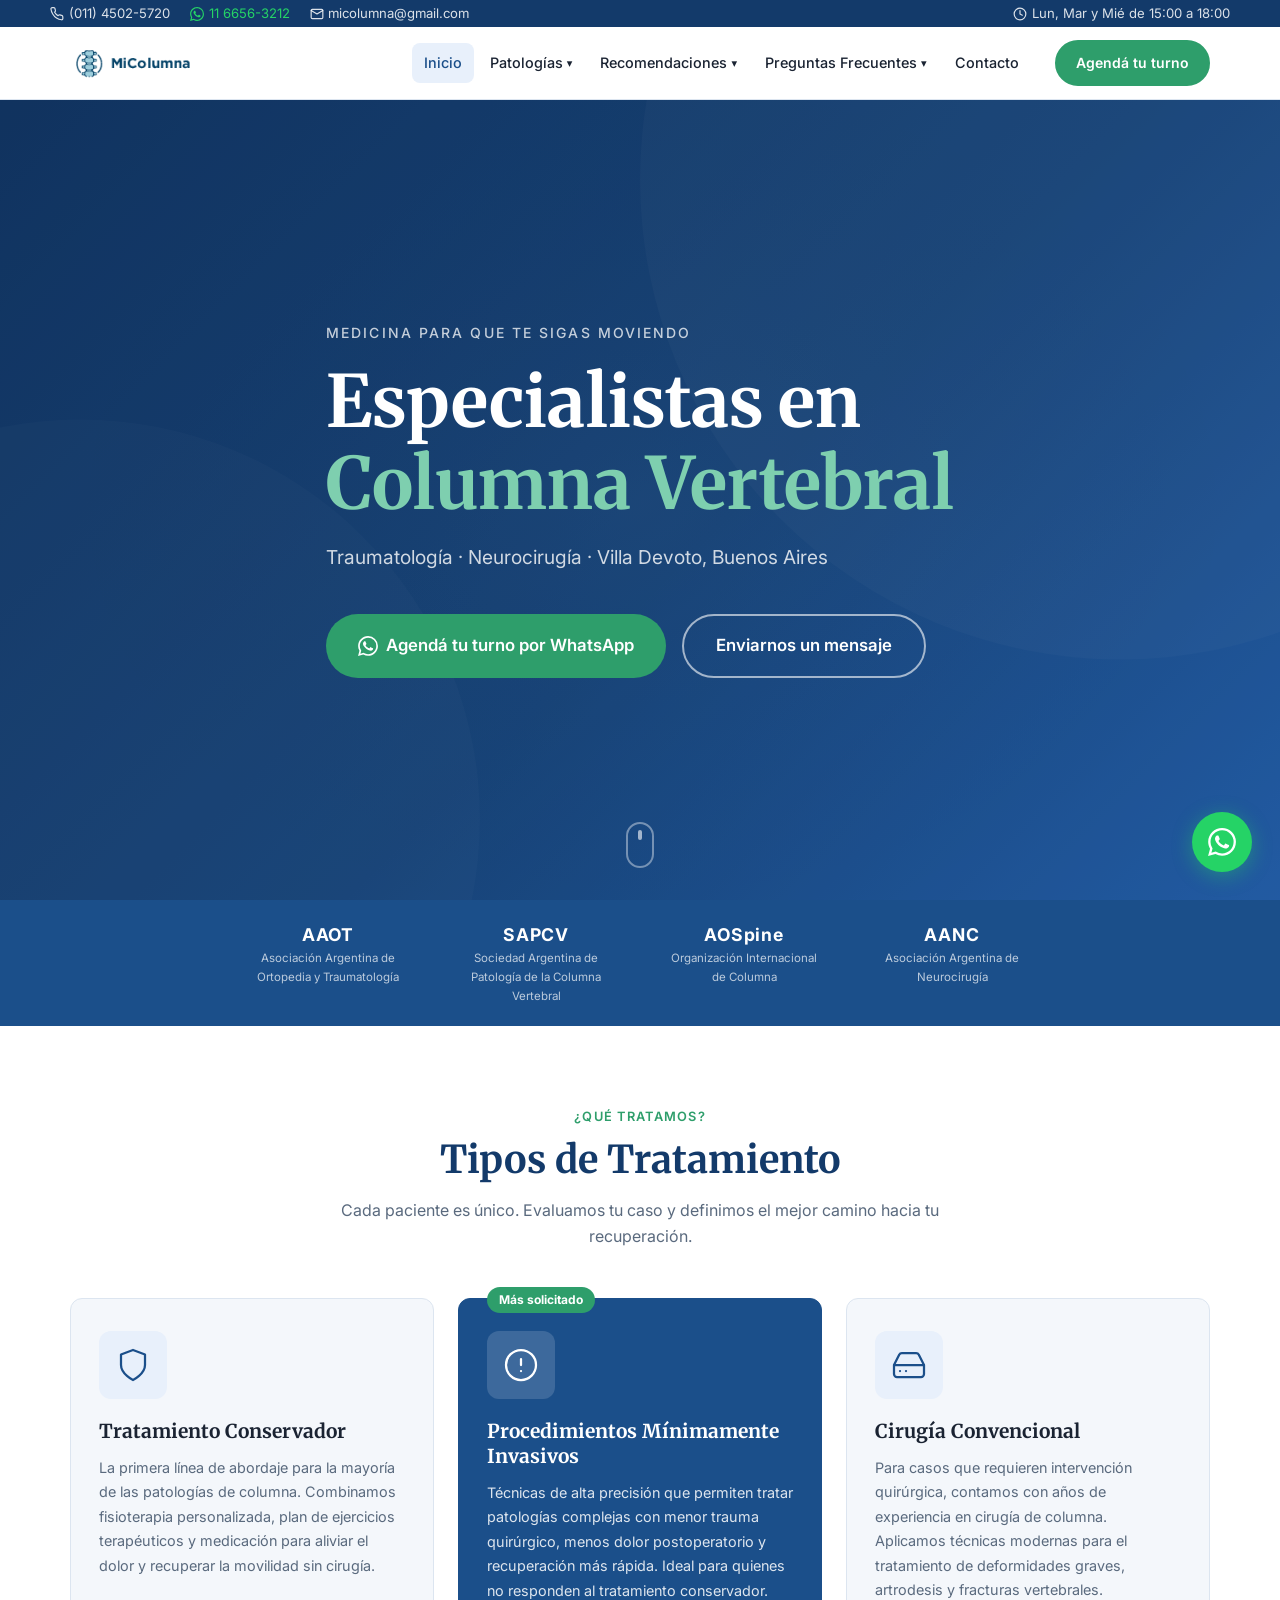
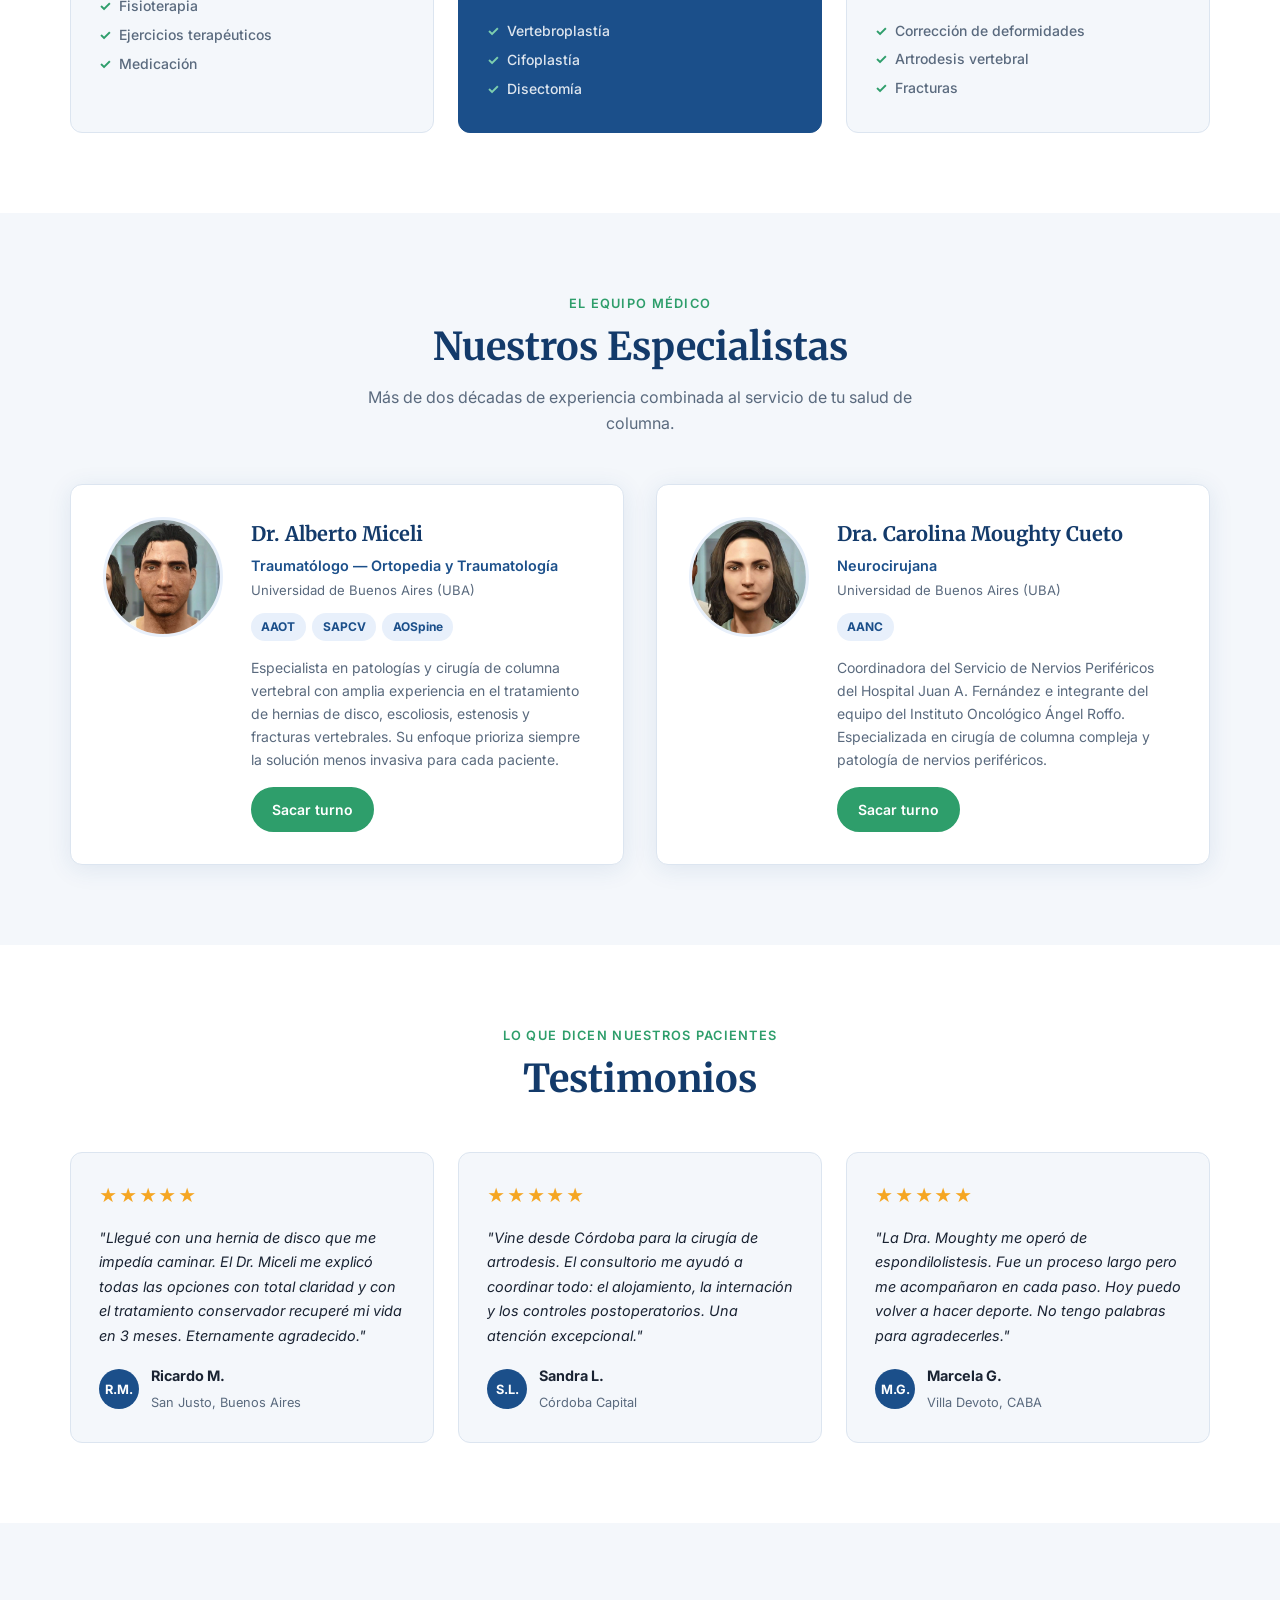
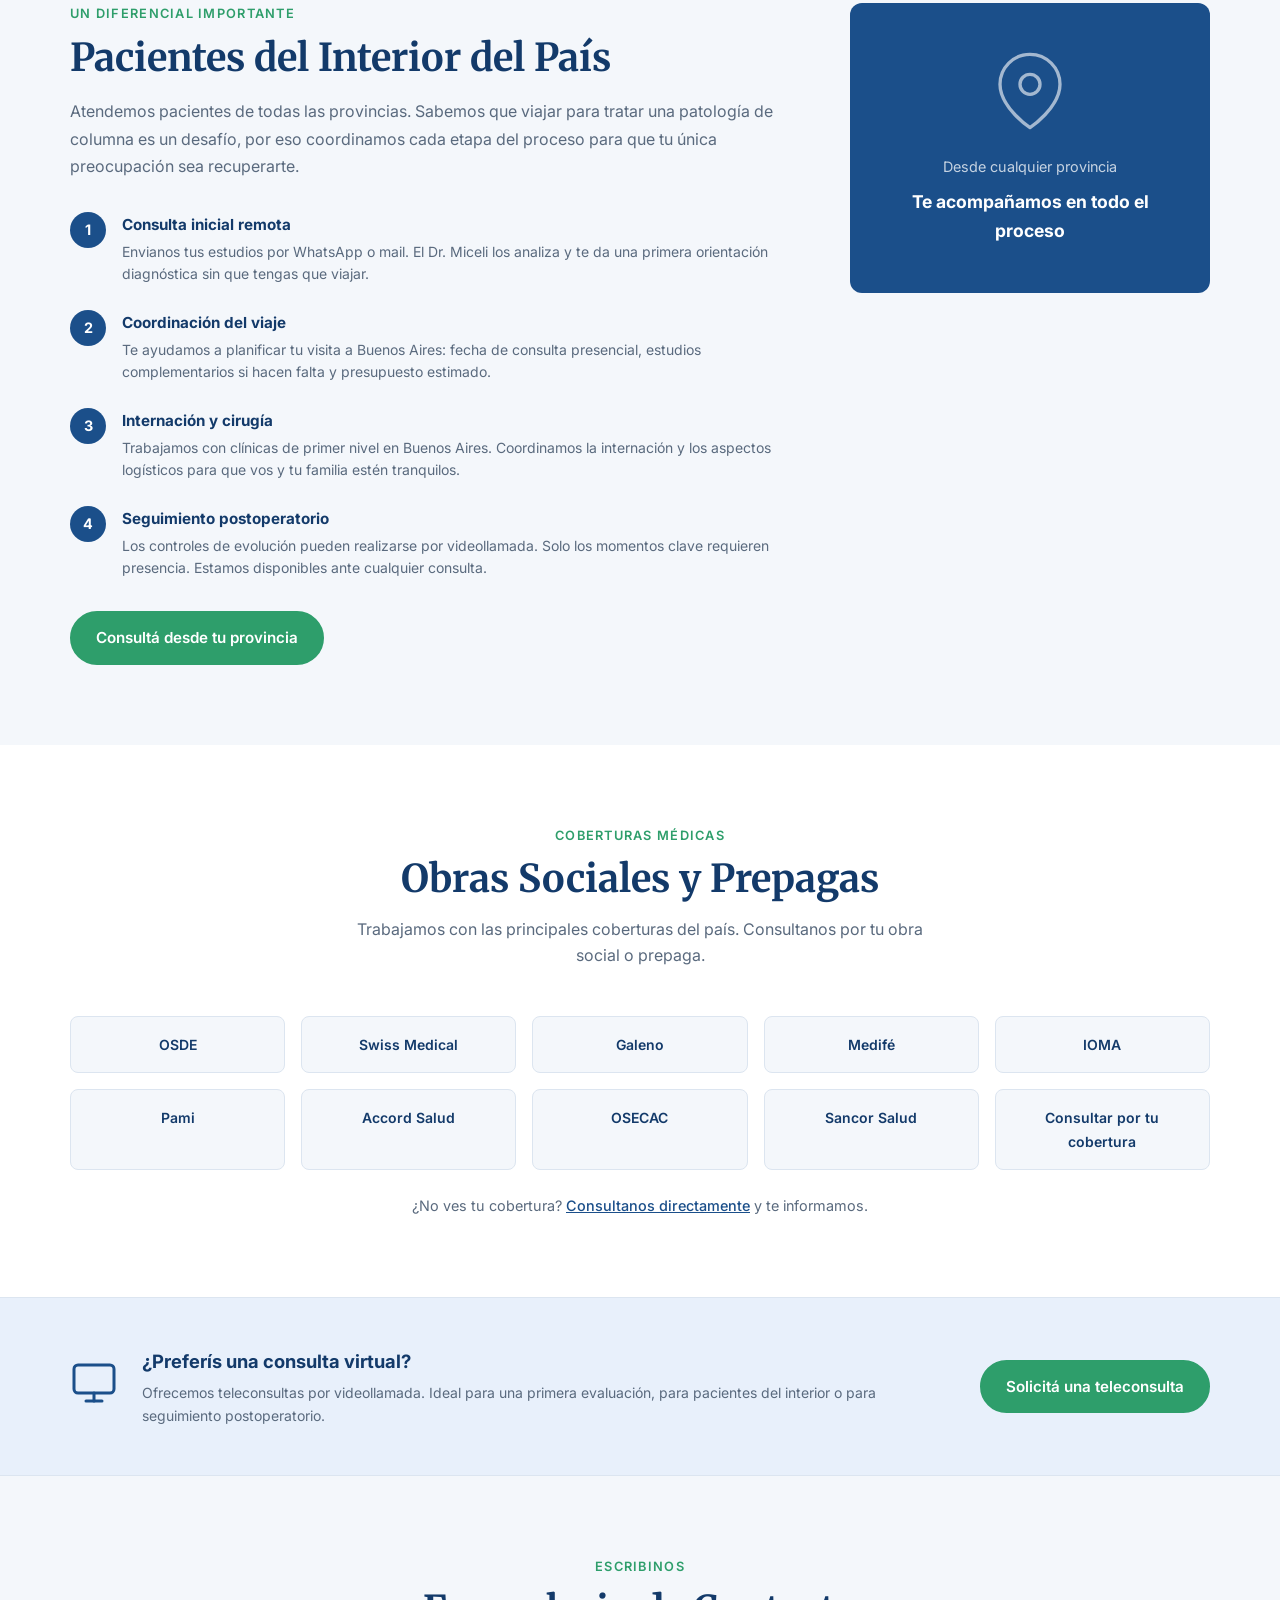
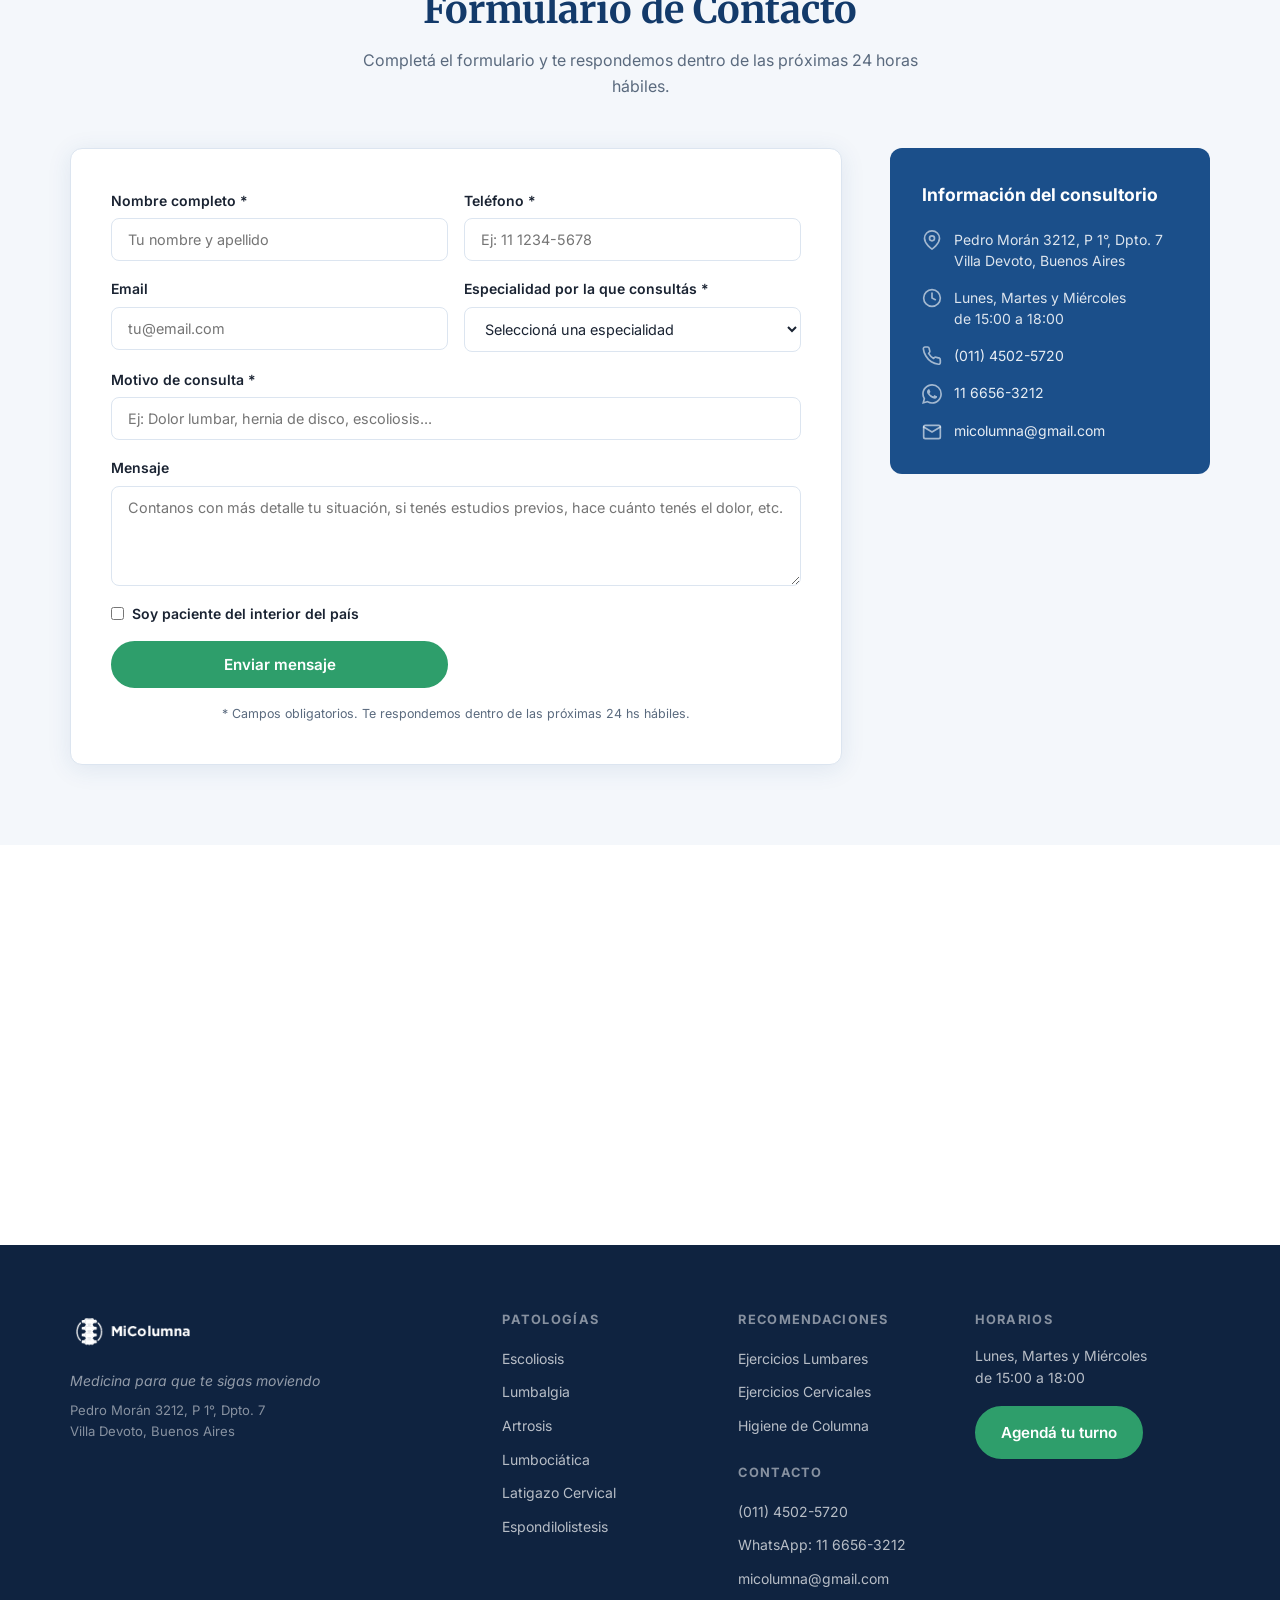
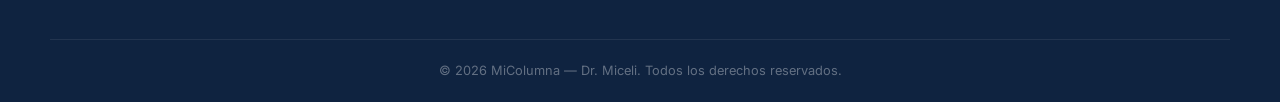
<file: index.html>
<!DOCTYPE html>
<html lang="es">
<head>
  <meta charset="UTF-8" />
  <link rel="icon" href="img/logo_pequeno.png" type="image/png" />
  <meta name="viewport" content="width=device-width, initial-scale=1.0" />
  <title>Inicio | Mi Columna</title>
  <meta name="description" content="Dr. Alberto Miceli, traumatólogo especializado en columna vertebral en Villa Devoto, Buenos Aires. Junto a la Dra. Carolina Moughty Cueto (Neurocirugía). Agendá tu turno por WhatsApp." />
  <meta property="og:title" content="Mi Columna | Consultorio de Columna Vertebral" />
  <meta property="og:description" content="Consultorio médico en Villa Devoto, Buenos Aires. Dr. Miceli, traumatólogo especializado en columna, y Dra. Moughty Cueto, neurocirujana." />
  <meta property="og:image" content="https://fmicelii.github.io/Pagina-MiColumna/img/logo_pequeno.png" />
  <meta property="og:type" content="website" />
  <meta property="og:url" content="https://fmicelii.github.io/Pagina-MiColumna/" />
  <link rel="stylesheet" href="css/styles.css" />
  <link rel="preconnect" href="https://fonts.googleapis.com" />
  <link href="https://fonts.googleapis.com/css2?family=Inter:wght@300;400;500;600;700&family=Merriweather:wght@400;700&display=swap" rel="stylesheet" />
  <!-- Schema Markup -->
  <script type="application/ld+json">
  {
    "@context": "https://schema.org",
    "@type": "MedicalOrganization",
    "name": "MiColumna — Consultorio Dr. Miceli",
    "url": "https://fmicelii.github.io/Pagina-MiColumna/",
    "logo": "https://fmicelii.github.io/Pagina-MiColumna/img/logo.png",
    "description": "Dr. Alberto Miceli, traumatólogo especializado en columna vertebral. Consultorio en Villa Devoto, Buenos Aires.",
    "address": {
      "@type": "PostalAddress",
      "streetAddress": "Pedro Morán 3212, P 1°, Dpto. 7",
      "addressLocality": "Villa Devoto",
      "addressRegion": "Buenos Aires",
      "addressCountry": "AR"
    },
    "telephone": "+54-11-4502-5720",
    "email": "micolumna@gmail.com",
    "openingHours": "Mo,Tu,We 15:00-18:00",
    "medicalSpecialty": ["Orthopedic", "Neurosurgery"],
    "employee": [
      {
        "@type": "Physician",
        "name": "Dr. Alberto Miceli",
        "medicalSpecialty": "Orthopedic",
        "memberOf": ["AAOT", "SAPCV", "AOSpine"]
      },
      {
        "@type": "Physician",
        "name": "Dra. Carolina Moughty Cueto",
        "medicalSpecialty": "Neurosurgery",
        "memberOf": ["AANC"]
      }
    ]
  }
  </script>
</head>
<body>

  <!-- BARRA SUPERIOR -->
  <div class="topbar">
      <div class="topbar__contacts">
        <a href="tel:01145025720" class="topbar__link">
          <svg xmlns="http://www.w3.org/2000/svg" width="14" height="14" viewBox="0 0 24 24" fill="none" stroke="currentColor" stroke-width="2" stroke-linecap="round" stroke-linejoin="round"><path d="M22 16.92v3a2 2 0 0 1-2.18 2 19.79 19.79 0 0 1-8.63-3.07A19.5 19.5 0 0 1 4.69 12 19.79 19.79 0 0 1 1.63 3.36 2 2 0 0 1 3.6 1.18h3a2 2 0 0 1 2 1.72 12.84 12.84 0 0 0 .7 2.81 2 2 0 0 1-.45 2.11L7.91 8.91a16 16 0 0 0 6 6l.91-.91a2 2 0 0 1 2.11-.45 12.84 12.84 0 0 0 2.81.7A2 2 0 0 1 21.73 16.92z"/></svg>
          (011) 4502-5720
        </a>
        <a href="https://wa.me/5491166563212" target="_blank" rel="noopener" class="topbar__link topbar__link--whatsapp">
          <svg xmlns="http://www.w3.org/2000/svg" width="14" height="14" viewBox="0 0 24 24" fill="currentColor"><path d="M17.472 14.382c-.297-.149-1.758-.867-2.03-.967-.273-.099-.471-.148-.67.15-.197.297-.767.966-.94 1.164-.173.199-.347.223-.644.075-.297-.15-1.255-.463-2.39-1.475-.883-.788-1.48-1.761-1.653-2.059-.173-.297-.018-.458.13-.606.134-.133.298-.347.446-.52.149-.174.198-.298.298-.497.099-.198.05-.371-.025-.52-.075-.149-.669-1.612-.916-2.207-.242-.579-.487-.5-.669-.51-.173-.008-.371-.01-.57-.01-.198 0-.52.074-.792.372-.272.297-1.04 1.016-1.04 2.479 0 1.462 1.065 2.875 1.213 3.074.149.198 2.096 3.2 5.077 4.487.709.306 1.262.489 1.694.625.712.227 1.36.195 1.871.118.571-.085 1.758-.719 2.006-1.413.248-.694.248-1.289.173-1.413-.074-.124-.272-.198-.57-.347m-5.421 7.403h-.004a9.87 9.87 0 0 1-5.031-1.378l-.361-.214-3.741.982.998-3.648-.235-.374a9.86 9.86 0 0 1-1.51-5.26c.001-5.45 4.436-9.884 9.888-9.884 2.64 0 5.122 1.03 6.988 2.898a9.825 9.825 0 0 1 2.893 6.994c-.003 5.45-4.437 9.884-9.885 9.884m8.413-18.297A11.815 11.815 0 0 0 12.05 0C5.495 0 .16 5.335.157 11.892c0 2.096.547 4.142 1.588 5.945L.057 24l6.305-1.654a11.882 11.882 0 0 0 5.683 1.448h.005c6.554 0 11.89-5.335 11.893-11.893a11.821 11.821 0 0 0-3.48-8.413Z"/></svg>
          11 6656-3212
        </a>
        <a href="mailto:micolumna@gmail.com" class="topbar__link">
          <svg xmlns="http://www.w3.org/2000/svg" width="14" height="14" viewBox="0 0 24 24" fill="none" stroke="currentColor" stroke-width="2" stroke-linecap="round" stroke-linejoin="round"><path d="M4 4h16c1.1 0 2 .9 2 2v12c0 1.1-.9 2-2 2H4c-1.1 0-2-.9-2-2V6c0-1.1.9-2 2-2z"/><polyline points="22,6 12,12 2,6"/></svg>
          micolumna@gmail.com
        </a>
      </div>
      <div class="topbar__hours">
        <svg xmlns="http://www.w3.org/2000/svg" width="14" height="14" viewBox="0 0 24 24" fill="none" stroke="currentColor" stroke-width="2" stroke-linecap="round" stroke-linejoin="round"><circle cx="12" cy="12" r="10"/><polyline points="12 6 12 12 16 14"/></svg>
        Lun, Mar y Mié de 15:00 a 18:00
      </div>
  </div>

  <!-- NAVBAR -->
  <header class="navbar" id="navbar">
    <div class="container navbar__inner">
      <a href="index.html" class="navbar__logo">
        <img src="img/logo.png" alt="MiColumna — Dr. Miceli, especialista en columna vertebral" style="display:none" onload="this.style.display='block'; this.nextElementSibling.style.display='none'" onerror="this.style.display='none'" />
        <span class="navbar__logo-text">MiColumna</span>
      </a>
      <nav class="navbar__menu" id="navMenu">
        <ul class="navbar__list">
          <li><a href="index.html" class="navbar__link active">Inicio</a></li>
          <li class="navbar__item--dropdown">
            <a href="#" class="navbar__link navbar__link--drop">Patologías <span class="arrow">▾</span></a>
            <ul class="navbar__dropdown">
              <li><a href="patologias/escoliosis.html">Escoliosis</a></li>
              <li><a href="patologias/lumbalgia.html">Lumbalgia</a></li>
              <li><a href="patologias/artrosis.html">Artrosis</a></li>
              <li><a href="patologias/lumbociatica.html">Lumbociática</a></li>
              <li><a href="patologias/latigazo-cervical.html">Latigazo Cervical</a></li>
              <li><a href="patologias/espondilolistesis.html">Espondilolistesis</a></li>
            </ul>
          </li>
          <li class="navbar__item--dropdown">
            <a href="#" class="navbar__link navbar__link--drop">Recomendaciones <span class="arrow">▾</span></a>
            <ul class="navbar__dropdown">
              <li><a href="recomendaciones/ejercicios-lumbares.html">Ejercicios Lumbares</a></li>
              <li><a href="recomendaciones/ejercicios-cervicales.html">Ejercicios Cervicales</a></li>
              <li><a href="recomendaciones/higiene-de-columna.html">Higiene de Columna</a></li>
            </ul>
          </li>
          <li class="navbar__item--dropdown">
            <a href="#" class="navbar__link navbar__link--drop">Preguntas Frecuentes <span class="arrow">▾</span></a>
            <ul class="navbar__dropdown">
              <li><a href="preguntas-frecuentes/dolor-lumbar.html">Dolor Lumbar</a></li>
              <li><a href="preguntas-frecuentes/hernia-de-disco.html">Hernia de Disco</a></li>
              <li><a href="preguntas-frecuentes/escoliosis-faq.html">Escoliosis</a></li>
              <li><a href="preguntas-frecuentes/cirugia-de-columna.html">Cirugía de Columna</a></li>
            </ul>
          </li>
          <li><a href="contacto.html" class="navbar__link">Contacto</a></li>
        </ul>
      </nav>
      <a href="https://wa.me/5491166563212" target="_blank" rel="noopener" class="btn btn--primary navbar__cta">
        Agendá tu turno
      </a>
      <button class="navbar__hamburger" id="hamburger" aria-label="Abrir menú" aria-expanded="false">
        <span></span><span></span><span></span>
      </button>
    </div>
  </header>

  <!-- HERO -->
  <section class="hero" id="inicio">
    <div class="hero__overlay"></div>
    <div class="container hero__content">
      <p class="hero__tagline">Medicina para que te sigas moviendo</p>
      <h1 class="hero__title">Especialistas en<br><span>Columna Vertebral</span></h1>
      <p class="hero__subtitle">Traumatología · Neurocirugía · Villa Devoto, Buenos Aires</p>
      <div class="hero__actions">
        <a href="https://wa.me/5491166563212" target="_blank" rel="noopener" class="btn btn--hero-primary">
          <svg xmlns="http://www.w3.org/2000/svg" width="20" height="20" viewBox="0 0 24 24" fill="currentColor"><path d="M17.472 14.382c-.297-.149-1.758-.867-2.03-.967-.273-.099-.471-.148-.67.15-.197.297-.767.966-.94 1.164-.173.199-.347.223-.644.075-.297-.15-1.255-.463-2.39-1.475-.883-.788-1.48-1.761-1.653-2.059-.173-.297-.018-.458.13-.606.134-.133.298-.347.446-.52.149-.174.198-.298.298-.497.099-.198.05-.371-.025-.52-.075-.149-.669-1.612-.916-2.207-.242-.579-.487-.5-.669-.51-.173-.008-.371-.01-.57-.01-.198 0-.52.074-.792.372-.272.297-1.04 1.016-1.04 2.479 0 1.462 1.065 2.875 1.213 3.074.149.198 2.096 3.2 5.077 4.487.709.306 1.262.489 1.694.625.712.227 1.36.195 1.871.118.571-.085 1.758-.719 2.006-1.413.248-.694.248-1.289.173-1.413-.074-.124-.272-.198-.57-.347m-5.421 7.403h-.004a9.87 9.87 0 0 1-5.031-1.378l-.361-.214-3.741.982.998-3.648-.235-.374a9.86 9.86 0 0 1-1.51-5.26c.001-5.45 4.436-9.884 9.888-9.884 2.64 0 5.122 1.03 6.988 2.898a9.825 9.825 0 0 1 2.893 6.994c-.003 5.45-4.437 9.884-9.885 9.884m8.413-18.297A11.815 11.815 0 0 0 12.05 0C5.495 0 .16 5.335.157 11.892c0 2.096.547 4.142 1.588 5.945L.057 24l6.305-1.654a11.882 11.882 0 0 0 5.683 1.448h.005c6.554 0 11.89-5.335 11.893-11.893a11.821 11.821 0 0 0-3.48-8.413Z"/></svg>
          Agendá tu turno por WhatsApp
        </a>
        <a href="contacto.html" class="btn btn--hero-secondary">Enviarnos un mensaje</a>
      </div>
    </div>
    <div class="hero__scroll-indicator">
      <span></span>
    </div>
  </section>

  <!-- INSIGNIAS DE CONFIANZA -->
  <section class="trust-bar">
    <div class="container trust-bar__inner">
      <div class="trust-bar__item">
        <strong>AAOT</strong>
        <span>Asociación Argentina de Ortopedia y Traumatología</span>
      </div>
      <div class="trust-bar__item">
        <strong>SAPCV</strong>
        <span>Sociedad Argentina de Patología de la Columna Vertebral</span>
      </div>
      <div class="trust-bar__item">
        <strong>AOSpine</strong>
        <span>Organización Internacional de Columna</span>
      </div>
      <div class="trust-bar__item">
        <strong>AANC</strong>
        <span>Asociación Argentina de Neurocirugía</span>
      </div>
    </div>
  </section>

  <!-- SERVICIOS / TRATAMIENTOS -->
  <section class="services" id="tratamientos">
    <div class="container">
      <div class="section-header">
        <p class="section-header__eyebrow">¿Qué tratamos?</p>
        <h2 class="section-header__title">Tipos de Tratamiento</h2>
        <p class="section-header__subtitle">Cada paciente es único. Evaluamos tu caso y definimos el mejor camino hacia tu recuperación.</p>
      </div>
      <div class="services__grid">
        <article class="service-card">
          <div class="service-card__icon service-card__icon--blue">
            <svg xmlns="http://www.w3.org/2000/svg" width="36" height="36" viewBox="0 0 24 24" fill="none" stroke="currentColor" stroke-width="1.5" stroke-linecap="round" stroke-linejoin="round"><path d="M12 22s8-4 8-10V5l-8-3-8 3v7c0 6 8 10 8 10z"/></svg>
          </div>
          <h3 class="service-card__title">Tratamiento Conservador</h3>
          <p class="service-card__text">La primera línea de abordaje para la mayoría de las patologías de columna. Combinamos fisioterapia personalizada, plan de ejercicios terapéuticos y medicación para aliviar el dolor y recuperar la movilidad sin cirugía.</p>
          <ul class="service-card__list">
            <li>Fisioterapia</li>
            <li>Ejercicios terapéuticos</li>
            <li>Medicación</li>
          </ul>
        </article>
        <article class="service-card service-card--featured">
          <div class="service-card__badge">Más solicitado</div>
          <div class="service-card__icon service-card__icon--white">
            <svg xmlns="http://www.w3.org/2000/svg" width="36" height="36" viewBox="0 0 24 24" fill="none" stroke="currentColor" stroke-width="1.5" stroke-linecap="round" stroke-linejoin="round"><circle cx="12" cy="12" r="10"/><line x1="12" y1="8" x2="12" y2="12"/><line x1="12" y1="16" x2="12.01" y2="16"/></svg>
          </div>
          <h3 class="service-card__title">Procedimientos Mínimamente Invasivos</h3>
          <p class="service-card__text">Técnicas de alta precisión que permiten tratar patologías complejas con menor trauma quirúrgico, menos dolor postoperatorio y recuperación más rápida. Ideal para quienes no responden al tratamiento conservador.</p>
          <ul class="service-card__list">
            <li>Vertebroplastía</li>
            <li>Cifoplastía</li>
            <li>Disectomía</li>
          </ul>
        </article>
        <article class="service-card">
          <div class="service-card__icon service-card__icon--blue">
            <svg xmlns="http://www.w3.org/2000/svg" width="36" height="36" viewBox="0 0 24 24" fill="none" stroke="currentColor" stroke-width="1.5" stroke-linecap="round" stroke-linejoin="round"><line x1="22" y1="12" x2="2" y2="12"/><path d="M5.45 5.11L2 12v6a2 2 0 0 0 2 2h16a2 2 0 0 0 2-2v-6l-3.45-6.89A2 2 0 0 0 16.76 4H7.24a2 2 0 0 0-1.79 1.11z"/><line x1="6" y1="16" x2="6.01" y2="16"/><line x1="10" y1="16" x2="10.01" y2="16"/></svg>
          </div>
          <h3 class="service-card__title">Cirugía Convencional</h3>
          <p class="service-card__text">Para casos que requieren intervención quirúrgica, contamos con años de experiencia en cirugía de columna. Aplicamos técnicas modernas para el tratamiento de deformidades graves, artrodesis y fracturas vertebrales.</p>
          <ul class="service-card__list">
            <li>Corrección de deformidades</li>
            <li>Artrodesis vertebral</li>
            <li>Fracturas</li>
          </ul>
        </article>
      </div>
    </div>
  </section>

  <!-- ESPECIALISTAS -->
  <section class="specialists" id="especialistas">
    <div class="container">
      <div class="section-header">
        <p class="section-header__eyebrow">El equipo médico</p>
        <h2 class="section-header__title">Nuestros Especialistas</h2>
        <p class="section-header__subtitle">Más de dos décadas de experiencia combinada al servicio de tu salud de columna.</p>
      </div>
      <div class="specialists__grid">
        <article class="specialist-card">
          <div class="specialist-card__photo-wrap">
            <img src="img/dr-miceli.jpg" alt="Dr. Alberto Miceli, traumatólogo especialista en columna vertebral" class="specialist-card__photo" onerror="this.src=''; this.classList.add('specialist-card__photo--placeholder')" />
            <div class="specialist-card__photo-placeholder" aria-hidden="true">
            </div>
          </div>
          <div class="specialist-card__info">
            <h3 class="specialist-card__name">Dr. Alberto Miceli</h3>
            <p class="specialist-card__specialty">Traumatólogo — Ortopedia y Traumatología</p>
            <p class="specialist-card__university">Universidad de Buenos Aires (UBA)</p>
            <div class="specialist-card__memberships">
              <span class="badge">AAOT</span>
              <span class="badge">SAPCV</span>
              <span class="badge">AOSpine</span>
            </div>
            <p class="specialist-card__bio">Especialista en patologías y cirugía de columna vertebral con amplia experiencia en el tratamiento de hernias de disco, escoliosis, estenosis y fracturas vertebrales. Su enfoque prioriza siempre la solución menos invasiva para cada paciente.</p>
            <a href="https://wa.me/5491166563212" target="_blank" rel="noopener" class="btn btn--primary btn--sm">Sacar turno</a>
          </div>
        </article>
        <article class="specialist-card">
          <div class="specialist-card__photo-wrap">
            <img src="img/dra-moughty.jpg" alt="Dra. Carolina Moughty Cueto, neurocirujana especialista en columna" class="specialist-card__photo" onerror="this.src=''; this.classList.add('specialist-card__photo--placeholder')" />
            <div class="specialist-card__photo-placeholder" aria-hidden="true">
            </div>
          </div>
          <div class="specialist-card__info">
            <h3 class="specialist-card__name">Dra. Carolina Moughty Cueto</h3>
            <p class="specialist-card__specialty">Neurocirujana</p>
            <p class="specialist-card__university">Universidad de Buenos Aires (UBA)</p>
            <div class="specialist-card__memberships">
              <span class="badge">AANC</span>
            </div>
            <p class="specialist-card__bio">Coordinadora del Servicio de Nervios Periféricos del Hospital Juan A. Fernández e integrante del equipo del Instituto Oncológico Ángel Roffo. Especializada en cirugía de columna compleja y patología de nervios periféricos.</p>
            <a href="https://wa.me/5491166563212" target="_blank" rel="noopener" class="btn btn--primary btn--sm">Sacar turno</a>
          </div>
        </article>
      </div>
    </div>
  </section>

  <!-- TESTIMONIOS -->
  <section class="testimonials" id="testimonios">
    <div class="container">
      <div class="section-header">
        <p class="section-header__eyebrow">Lo que dicen nuestros pacientes</p>
        <h2 class="section-header__title">Testimonios</h2>
      </div>
      <div class="testimonials__grid">
        <article class="testimonial-card">
          <div class="testimonial-card__stars" aria-label="5 estrellas">★★★★★</div>
          <p class="testimonial-card__text">"Llegué con una hernia de disco que me impedía caminar. El Dr. Miceli me explicó todas las opciones con total claridad y con el tratamiento conservador recuperé mi vida en 3 meses. Eternamente agradecido."</p>
          <footer class="testimonial-card__author">
            <div class="testimonial-card__avatar">R.M.</div>
            <div>
              <strong>Ricardo M.</strong>
              <span>San Justo, Buenos Aires</span>
            </div>
          </footer>
        </article>
        <article class="testimonial-card">
          <div class="testimonial-card__stars" aria-label="5 estrellas">★★★★★</div>
          <p class="testimonial-card__text">"Vine desde Córdoba para la cirugía de artrodesis. El consultorio me ayudó a coordinar todo: el alojamiento, la internación y los controles postoperatorios. Una atención excepcional."</p>
          <footer class="testimonial-card__author">
            <div class="testimonial-card__avatar">S.L.</div>
            <div>
              <strong>Sandra L.</strong>
              <span>Córdoba Capital</span>
            </div>
          </footer>
        </article>
        <article class="testimonial-card">
          <div class="testimonial-card__stars" aria-label="5 estrellas">★★★★★</div>
          <p class="testimonial-card__text">"La Dra. Moughty me operó de espondilolistesis. Fue un proceso largo pero me acompañaron en cada paso. Hoy puedo volver a hacer deporte. No tengo palabras para agradecerles."</p>
          <footer class="testimonial-card__author">
            <div class="testimonial-card__avatar">M.G.</div>
            <div>
              <strong>Marcela G.</strong>
              <span>Villa Devoto, CABA</span>
            </div>
          </footer>
        </article>
      </div>
    </div>
  </section>

  <!-- PACIENTES DEL INTERIOR -->
  <section class="interior" id="interior">
    <div class="container">
      <div class="interior__layout">
        <div class="interior__text">
          <p class="section-header__eyebrow">Un diferencial importante</p>
          <h2 class="interior__title">Pacientes del Interior del País</h2>
          <p class="interior__intro">Atendemos pacientes de todas las provincias. Sabemos que viajar para tratar una patología de columna es un desafío, por eso coordinamos cada etapa del proceso para que tu única preocupación sea recuperarte.</p>
          <div class="interior__steps">
            <div class="interior__step">
              <div class="interior__step-num">1</div>
              <div>
                <strong>Consulta inicial remota</strong>
                <p>Envianos tus estudios por WhatsApp o mail. El Dr. Miceli los analiza y te da una primera orientación diagnóstica sin que tengas que viajar.</p>
              </div>
            </div>
            <div class="interior__step">
              <div class="interior__step-num">2</div>
              <div>
                <strong>Coordinación del viaje</strong>
                <p>Te ayudamos a planificar tu visita a Buenos Aires: fecha de consulta presencial, estudios complementarios si hacen falta y presupuesto estimado.</p>
              </div>
            </div>
            <div class="interior__step">
              <div class="interior__step-num">3</div>
              <div>
                <strong>Internación y cirugía</strong>
                <p>Trabajamos con clínicas de primer nivel en Buenos Aires. Coordinamos la internación y los aspectos logísticos para que vos y tu familia estén tranquilos.</p>
              </div>
            </div>
            <div class="interior__step">
              <div class="interior__step-num">4</div>
              <div>
                <strong>Seguimiento postoperatorio</strong>
                <p>Los controles de evolución pueden realizarse por videollamada. Solo los momentos clave requieren presencia. Estamos disponibles ante cualquier consulta.</p>
              </div>
            </div>
          </div>
          <a href="https://wa.me/5491166563212?text=Hola,%20soy%20paciente%20del%20interior%20y%20quisiera%20consultar." target="_blank" rel="noopener" class="btn btn--primary">Consultá desde tu provincia</a>
        </div>
        <div class="interior__image">
          <div class="interior__image-card">
            <svg xmlns="http://www.w3.org/2000/svg" width="80" height="80" viewBox="0 0 24 24" fill="none" stroke="currentColor" stroke-width="1" stroke-linecap="round" stroke-linejoin="round"><path d="M21 10c0 7-9 13-9 13s-9-6-9-13a9 9 0 0 1 18 0z"/><circle cx="12" cy="10" r="3"/></svg>
            <p>Desde cualquier provincia</p>
            <strong>Te acompañamos en todo el proceso</strong>
          </div>
        </div>
      </div>
    </div>
  </section>

  <!-- OBRAS SOCIALES -->
  <section class="obras-sociales" id="obras-sociales">
    <div class="container">
      <div class="section-header">
        <p class="section-header__eyebrow">Coberturas médicas</p>
        <h2 class="section-header__title">Obras Sociales y Prepagas</h2>
        <p class="section-header__subtitle">Trabajamos con las principales coberturas del país. Consultanos por tu obra social o prepaga.</p>
      </div>
      <div class="obras-sociales__grid">
        <div class="obras-card">OSDE</div>
        <div class="obras-card">Swiss Medical</div>
        <div class="obras-card">Galeno</div>
        <div class="obras-card">Medifé</div>
        <div class="obras-card">IOMA</div>
        <div class="obras-card">Pami</div>
        <div class="obras-card">Accord Salud</div>
        <div class="obras-card">OSECAC</div>
        <div class="obras-card">Sancor Salud</div>
        <div class="obras-card">Consultar por tu cobertura</div>
      </div>
      <p class="obras-sociales__note">¿No ves tu cobertura? <a href="https://wa.me/5491166563212" target="_blank" rel="noopener">Consultanos directamente</a> y te informamos.</p>
    </div>
  </section>

  <!-- TELECONSULTA -->
  <section class="teleconsulta">
    <div class="container teleconsulta__inner">
      <div class="teleconsulta__icon">
        <svg xmlns="http://www.w3.org/2000/svg" width="48" height="48" viewBox="0 0 24 24" fill="none" stroke="currentColor" stroke-width="1.5" stroke-linecap="round" stroke-linejoin="round"><rect x="2" y="3" width="20" height="14" rx="2" ry="2"/><line x1="8" y1="21" x2="16" y2="21"/><line x1="12" y1="17" x2="12" y2="21"/></svg>
      </div>
      <div class="teleconsulta__text">
        <h3>¿Preferís una consulta virtual?</h3>
        <p>Ofrecemos teleconsultas por videollamada. Ideal para una primera evaluación, para pacientes del interior o para seguimiento postoperatorio.</p>
      </div>
      <a href="https://wa.me/5491166563212?text=Hola,%20quisiera%20coordinar%20una%20teleconsulta." target="_blank" rel="noopener" class="btn btn--primary">Solicitá una teleconsulta</a>
    </div>
  </section>

  <!-- FORMULARIO DE CONTACTO -->
  <section class="contact" id="contacto">
    <div class="container">
      <div class="section-header">
        <p class="section-header__eyebrow">Escribinos</p>
        <h2 class="section-header__title">Formulario de Contacto</h2>
        <p class="section-header__subtitle">Completá el formulario y te respondemos dentro de las próximas 24 horas hábiles.</p>
      </div>
      <div class="contact__layout">
        <form class="contact__form" id="contactForm" novalidate>
          <div class="form-group form-group--half">
            <label for="nombre">Nombre completo *</label>
            <input type="text" id="nombre" name="nombre" placeholder="Tu nombre y apellido" required />
          </div>
          <div class="form-group form-group--half">
            <label for="telefono">Teléfono *</label>
            <input type="tel" id="telefono" name="telefono" placeholder="Ej: 11 1234-5678" required />
          </div>
          <div class="form-group form-group--half">
            <label for="email">Email</label>
            <input type="email" id="email" name="email" placeholder="tu@email.com" />
          </div>
          <div class="form-group form-group--half">
            <label for="especialidad">Especialidad por la que consultás *</label>
            <select id="especialidad" name="especialidad" required>
              <option value="">Seleccioná una especialidad</option>
              <option value="traumatologia">Traumatología</option>
              <option value="neurocirugia">Neurocirugía</option>
            </select>
          </div>
          <div class="form-group">
            <label for="motivo">Motivo de consulta *</label>
            <input type="text" id="motivo" name="motivo" placeholder="Ej: Dolor lumbar, hernia de disco, escoliosis..." required />
          </div>
          <div class="form-group">
            <label for="mensaje">Mensaje</label>
            <textarea id="mensaje" name="mensaje" rows="4" placeholder="Contanos con más detalle tu situación, si tenés estudios previos, hace cuánto tenés el dolor, etc."></textarea>
          </div>
          <div class="form-group">
            <label class="checkbox-label">
              <input type="checkbox" id="interior" name="interior" />
              Soy paciente del interior del país
            </label>
          </div>
          <button type="submit" class="btn btn--primary btn--full">Enviar mensaje</button>
          <p class="contact__form-note">* Campos obligatorios. Te respondemos dentro de las próximas 24 hs hábiles.</p>
        </form>
        <aside class="contact__info">
          <h3>Información del consultorio</h3>
          <ul class="contact__info-list">
            <li>
              <svg xmlns="http://www.w3.org/2000/svg" width="20" height="20" viewBox="0 0 24 24" fill="none" stroke="currentColor" stroke-width="2" stroke-linecap="round" stroke-linejoin="round"><path d="M21 10c0 7-9 13-9 13s-9-6-9-13a9 9 0 0 1 18 0z"/><circle cx="12" cy="10" r="3"/></svg>
              <span>Pedro Morán 3212, P 1°, Dpto. 7<br>Villa Devoto, Buenos Aires</span>
            </li>
            <li>
              <svg xmlns="http://www.w3.org/2000/svg" width="20" height="20" viewBox="0 0 24 24" fill="none" stroke="currentColor" stroke-width="2" stroke-linecap="round" stroke-linejoin="round"><circle cx="12" cy="12" r="10"/><polyline points="12 6 12 12 16 14"/></svg>
              <span>Lunes, Martes y Miércoles<br>de 15:00 a 18:00</span>
            </li>
            <li>
              <svg xmlns="http://www.w3.org/2000/svg" width="20" height="20" viewBox="0 0 24 24" fill="none" stroke="currentColor" stroke-width="2" stroke-linecap="round" stroke-linejoin="round"><path d="M22 16.92v3a2 2 0 0 1-2.18 2 19.79 19.79 0 0 1-8.63-3.07A19.5 19.5 0 0 1 4.69 12 19.79 19.79 0 0 1 1.63 3.36 2 2 0 0 1 3.6 1.18h3a2 2 0 0 1 2 1.72 12.84 12.84 0 0 0 .7 2.81 2 2 0 0 1-.45 2.11L7.91 8.91a16 16 0 0 0 6 6l.91-.91a2 2 0 0 1 2.11-.45 12.84 12.84 0 0 0 2.81.7A2 2 0 0 1 21.73 16.92z"/></svg>
              <span><a href="tel:01145025720">(011) 4502-5720</a></span>
            </li>
            <li>
              <svg xmlns="http://www.w3.org/2000/svg" width="20" height="20" viewBox="0 0 24 24" fill="currentColor"><path d="M17.472 14.382c-.297-.149-1.758-.867-2.03-.967-.273-.099-.471-.148-.67.15-.197.297-.767.966-.94 1.164-.173.199-.347.223-.644.075-.297-.15-1.255-.463-2.39-1.475-.883-.788-1.48-1.761-1.653-2.059-.173-.297-.018-.458.13-.606.134-.133.298-.347.446-.52.149-.174.198-.298.298-.497.099-.198.05-.371-.025-.52-.075-.149-.669-1.612-.916-2.207-.242-.579-.487-.5-.669-.51-.173-.008-.371-.01-.57-.01-.198 0-.52.074-.792.372-.272.297-1.04 1.016-1.04 2.479 0 1.462 1.065 2.875 1.213 3.074.149.198 2.096 3.2 5.077 4.487.709.306 1.262.489 1.694.625.712.227 1.36.195 1.871.118.571-.085 1.758-.719 2.006-1.413.248-.694.248-1.289.173-1.413-.074-.124-.272-.198-.57-.347m-5.421 7.403h-.004a9.87 9.87 0 0 1-5.031-1.378l-.361-.214-3.741.982.998-3.648-.235-.374a9.86 9.86 0 0 1-1.51-5.26c.001-5.45 4.436-9.884 9.888-9.884 2.64 0 5.122 1.03 6.988 2.898a9.825 9.825 0 0 1 2.893 6.994c-.003 5.45-4.437 9.884-9.885 9.884m8.413-18.297A11.815 11.815 0 0 0 12.05 0C5.495 0 .16 5.335.157 11.892c0 2.096.547 4.142 1.588 5.945L.057 24l6.305-1.654a11.882 11.882 0 0 0 5.683 1.448h.005c6.554 0 11.89-5.335 11.893-11.893a11.821 11.821 0 0 0-3.48-8.413Z"/></svg>
              <span><a href="https://wa.me/5491166563212" target="_blank" rel="noopener">11 6656-3212</a></span>
            </li>
            <li>
              <svg xmlns="http://www.w3.org/2000/svg" width="20" height="20" viewBox="0 0 24 24" fill="none" stroke="currentColor" stroke-width="2" stroke-linecap="round" stroke-linejoin="round"><path d="M4 4h16c1.1 0 2 .9 2 2v12c0 1.1-.9 2-2 2H4c-1.1 0-2-.9-2-2V6c0-1.1.9-2 2-2z"/><polyline points="22,6 12,12 2,6"/></svg>
              <span><a href="mailto:micolumna@gmail.com">micolumna@gmail.com</a></span>
            </li>
          </ul>
        </aside>
      </div>
    </div>
  </section>

  <!-- MAPA -->
  <section class="map-section" id="mapa" aria-label="Mapa de ubicación del consultorio">
    <iframe
      src="https://www.google.com/maps/embed?pb=!1m18!1m12!1m3!1d3283.7!2d-58.5050!3d-34.6175!2m3!1f0!2f0!3f0!3m2!1i1024!2i768!4f13.1!3m3!1m2!1s0x0%3A0x0!2sPedro+Mor%C3%A1n+3212%2C+Villa+Devoto%2C+Buenos+Aires!5e0!3m2!1ses!2sar!4v1"
      width="100%" height="400" style="border:0;" allowfullscreen="" loading="lazy"
      referrerpolicy="no-referrer-when-downgrade"
      title="Ubicación del Consultorio Dr. Miceli — Pedro Morán 3212, Villa Devoto, Buenos Aires">
    </iframe>
  </section>

  <!-- FOOTER -->
  <footer class="footer">
    <div class="container footer__inner">
      <div class="footer__col">
        <img src="img/logo.png" alt="MiColumna logo" class="footer__logo" onerror="this.style.display='none'; this.nextElementSibling.style.display='block'" />
        <span class="footer__logo-text" style="display:none">MiColumna</span>
        <p class="footer__tagline">Medicina para que te sigas moviendo</p>
        <p class="footer__address">Pedro Morán 3212, P 1°, Dpto. 7<br>Villa Devoto, Buenos Aires</p>
      </div>
      <div class="footer__col">
        <h4 class="footer__heading">Patologías</h4>
        <ul class="footer__links">
          <li><a href="patologias/escoliosis.html">Escoliosis</a></li>
          <li><a href="patologias/lumbalgia.html">Lumbalgia</a></li>
          <li><a href="patologias/artrosis.html">Artrosis</a></li>
          <li><a href="patologias/lumbociatica.html">Lumbociática</a></li>
          <li><a href="patologias/latigazo-cervical.html">Latigazo Cervical</a></li>
          <li><a href="patologias/espondilolistesis.html">Espondilolistesis</a></li>
        </ul>
      </div>
      <div class="footer__col">
        <h4 class="footer__heading">Recomendaciones</h4>
        <ul class="footer__links">
          <li><a href="recomendaciones/ejercicios-lumbares.html">Ejercicios Lumbares</a></li>
          <li><a href="recomendaciones/ejercicios-cervicales.html">Ejercicios Cervicales</a></li>
          <li><a href="recomendaciones/higiene-de-columna.html">Higiene de Columna</a></li>
        </ul>
        <h4 class="footer__heading" style="margin-top:1.5rem">Contacto</h4>
        <ul class="footer__links">
          <li><a href="tel:01145025720">(011) 4502-5720</a></li>
          <li><a href="https://wa.me/5491166563212" target="_blank" rel="noopener">WhatsApp: 11 6656-3212</a></li>
          <li><a href="mailto:micolumna@gmail.com">micolumna@gmail.com</a></li>
        </ul>
      </div>
      <div class="footer__col">
        <h4 class="footer__heading">Horarios</h4>
        <p class="footer__hours">Lunes, Martes y Miércoles<br>de 15:00 a 18:00</p>
        <a href="https://wa.me/5491166563212" target="_blank" rel="noopener" class="btn btn--primary" style="margin-top:1rem">Agendá tu turno</a>
      </div>
    </div>
    <div class="footer__bottom">
      <div class="container">
        <p>&copy; 2026 MiColumna — Dr. Miceli. Todos los derechos reservados.</p>
      </div>
    </div>
  </footer>

  <!-- BOTÓN WHATSAPP FLOTANTE -->
  <a href="https://wa.me/5491166563212" target="_blank" rel="noopener" class="whatsapp-float" aria-label="Contactar por WhatsApp">
    <svg xmlns="http://www.w3.org/2000/svg" width="28" height="28" viewBox="0 0 24 24" fill="currentColor"><path d="M17.472 14.382c-.297-.149-1.758-.867-2.03-.967-.273-.099-.471-.148-.67.15-.197.297-.767.966-.94 1.164-.173.199-.347.223-.644.075-.297-.15-1.255-.463-2.39-1.475-.883-.788-1.48-1.761-1.653-2.059-.173-.297-.018-.458.13-.606.134-.133.298-.347.446-.52.149-.174.198-.298.298-.497.099-.198.05-.371-.025-.52-.075-.149-.669-1.612-.916-2.207-.242-.579-.487-.5-.669-.51-.173-.008-.371-.01-.57-.01-.198 0-.52.074-.792.372-.272.297-1.04 1.016-1.04 2.479 0 1.462 1.065 2.875 1.213 3.074.149.198 2.096 3.2 5.077 4.487.709.306 1.262.489 1.694.625.712.227 1.36.195 1.871.118.571-.085 1.758-.719 2.006-1.413.248-.694.248-1.289.173-1.413-.074-.124-.272-.198-.57-.347m-5.421 7.403h-.004a9.87 9.87 0 0 1-5.031-1.378l-.361-.214-3.741.982.998-3.648-.235-.374a9.86 9.86 0 0 1-1.51-5.26c.001-5.45 4.436-9.884 9.888-9.884 2.64 0 5.122 1.03 6.988 2.898a9.825 9.825 0 0 1 2.893 6.994c-.003 5.45-4.437 9.884-9.885 9.884m8.413-18.297A11.815 11.815 0 0 0 12.05 0C5.495 0 .16 5.335.157 11.892c0 2.096.547 4.142 1.588 5.945L.057 24l6.305-1.654a11.882 11.882 0 0 0 5.683 1.448h.005c6.554 0 11.89-5.335 11.893-11.893a11.821 11.821 0 0 0-3.48-8.413Z"/></svg>
    <span class="whatsapp-float__tooltip">¡Hablanos!</span>
  </a>

  <script src="js/script.js"></script>
</body>
</html>
</file>
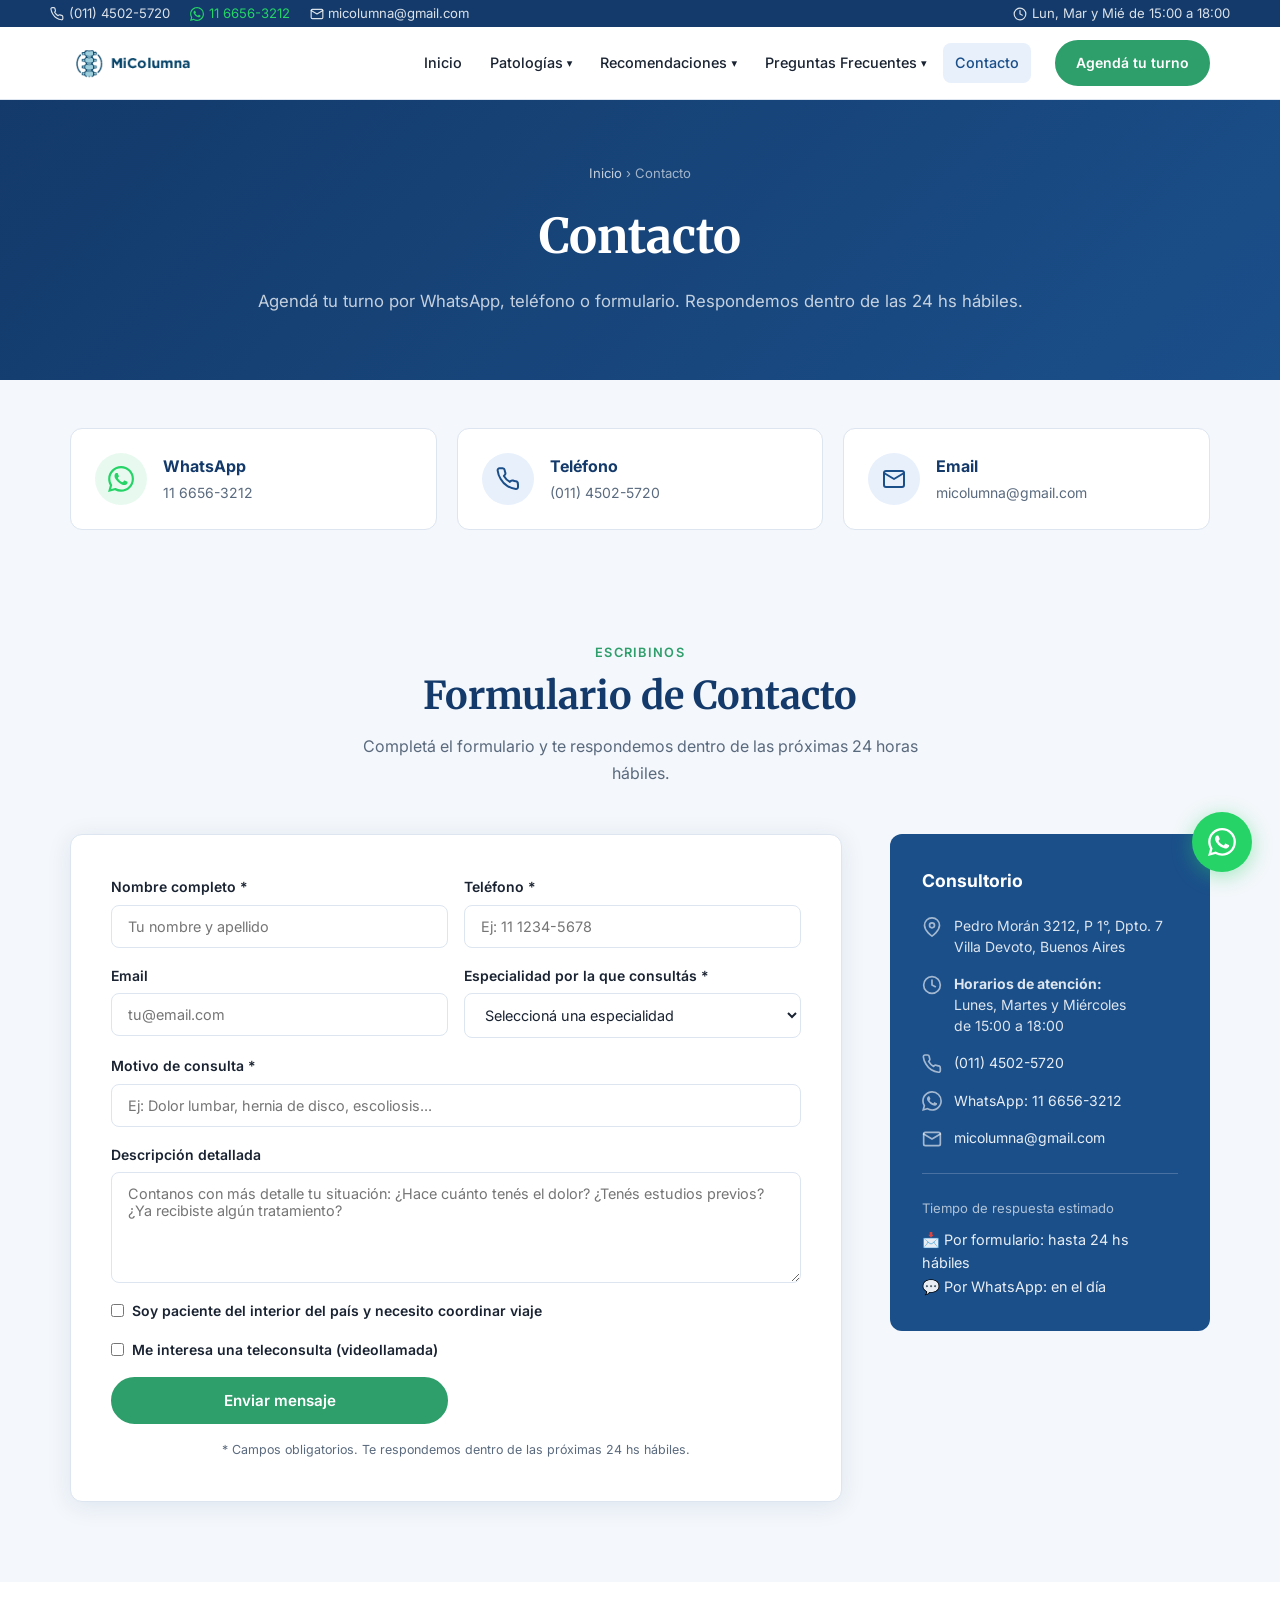
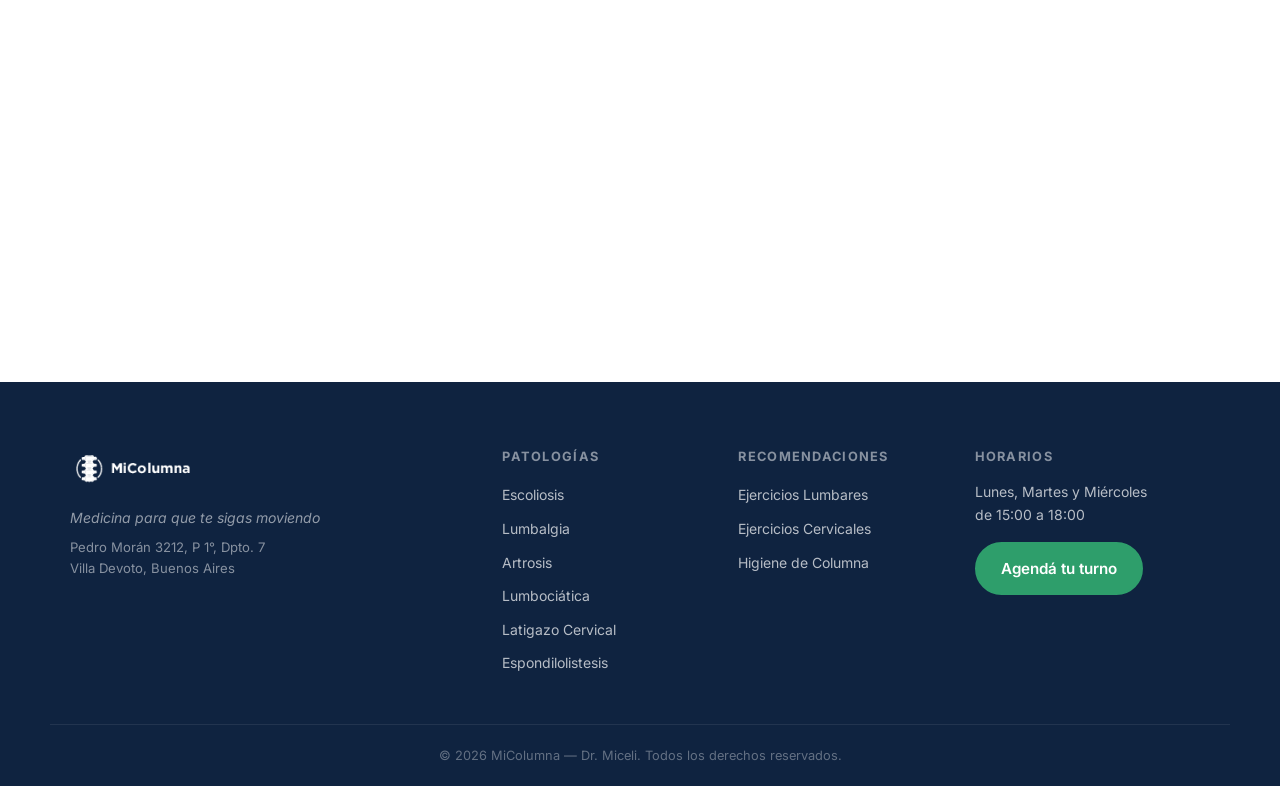
<file: contacto.html>
<!DOCTYPE html>
<html lang="es">
<head>
  <meta charset="UTF-8" />
  <link rel="icon" href="img/logo_pequeno.png" type="image/png" />
  <meta name="viewport" content="width=device-width, initial-scale=1.0" />
  <title>Contacto | Mi Columna</title>
  <meta name="description" content="Contactá al Dr. Miceli, traumatólogo especializado en columna vertebral. Agendá tu turno por WhatsApp, teléfono o formulario. Villa Devoto, Buenos Aires. Lunes a Miércoles 15-18hs." />
  <meta property="og:title" content="Contacto | Mi Columna" />
  <meta property="og:description" content="Consultorio médico en Villa Devoto, Buenos Aires. Dr. Miceli, traumatólogo especializado en columna, y Dra. Moughty Cueto, neurocirujana." />
  <meta property="og:image" content="https://fmicelii.github.io/Pagina-MiColumna/img/logo_pequeno.png" />
  <meta property="og:type" content="website" />
  <meta property="og:url" content="https://fmicelii.github.io/Pagina-MiColumna/contacto.html" />
  <link rel="stylesheet" href="css/styles.css" />
  <link href="https://fonts.googleapis.com/css2?family=Inter:wght@300;400;500;600;700&family=Merriweather:wght@400;700&display=swap" rel="stylesheet" />
</head>
<body>

  <div class="topbar">
      <div class="topbar__contacts">
        <a href="tel:01145025720" class="topbar__link">
          <svg xmlns="http://www.w3.org/2000/svg" width="14" height="14" viewBox="0 0 24 24" fill="none" stroke="currentColor" stroke-width="2" stroke-linecap="round" stroke-linejoin="round"><path d="M22 16.92v3a2 2 0 0 1-2.18 2 19.79 19.79 0 0 1-8.63-3.07A19.5 19.5 0 0 1 4.69 12 19.79 19.79 0 0 1 1.63 3.36 2 2 0 0 1 3.6 1.18h3a2 2 0 0 1 2 1.72 12.84 12.84 0 0 0 .7 2.81 2 2 0 0 1-.45 2.11L7.91 8.91a16 16 0 0 0 6 6l.91-.91a2 2 0 0 1 2.11-.45 12.84 12.84 0 0 0 2.81.7A2 2 0 0 1 21.73 16.92z"/></svg>
          (011) 4502-5720
        </a>
        <a href="https://wa.me/5491166563212" target="_blank" rel="noopener" class="topbar__link topbar__link--whatsapp">
          <svg xmlns="http://www.w3.org/2000/svg" width="14" height="14" viewBox="0 0 24 24" fill="currentColor"><path d="M17.472 14.382c-.297-.149-1.758-.867-2.03-.967-.273-.099-.471-.148-.67.15-.197.297-.767.966-.94 1.164-.173.199-.347.223-.644.075-.297-.15-1.255-.463-2.39-1.475-.883-.788-1.48-1.761-1.653-2.059-.173-.297-.018-.458.13-.606.134-.133.298-.347.446-.52.149-.174.198-.298.298-.497.099-.198.05-.371-.025-.52-.075-.149-.669-1.612-.916-2.207-.242-.579-.487-.5-.669-.51-.173-.008-.371-.01-.57-.01-.198 0-.52.074-.792.372-.272.297-1.04 1.016-1.04 2.479 0 1.462 1.065 2.875 1.213 3.074.149.198 2.096 3.2 5.077 4.487.709.306 1.262.489 1.694.625.712.227 1.36.195 1.871.118.571-.085 1.758-.719 2.006-1.413.248-.694.248-1.289.173-1.413-.074-.124-.272-.198-.57-.347m-5.421 7.403h-.004a9.87 9.87 0 0 1-5.031-1.378l-.361-.214-3.741.982.998-3.648-.235-.374a9.86 9.86 0 0 1-1.51-5.26c.001-5.45 4.436-9.884 9.888-9.884 2.64 0 5.122 1.03 6.988 2.898a9.825 9.825 0 0 1 2.893 6.994c-.003 5.45-4.437 9.884-9.885 9.884m8.413-18.297A11.815 11.815 0 0 0 12.05 0C5.495 0 .16 5.335.157 11.892c0 2.096.547 4.142 1.588 5.945L.057 24l6.305-1.654a11.882 11.882 0 0 0 5.683 1.448h.005c6.554 0 11.89-5.335 11.893-11.893a11.821 11.821 0 0 0-3.48-8.413Z"/></svg>
          11 6656-3212
        </a>
        <a href="mailto:micolumna@gmail.com" class="topbar__link">
          <svg xmlns="http://www.w3.org/2000/svg" width="14" height="14" viewBox="0 0 24 24" fill="none" stroke="currentColor" stroke-width="2" stroke-linecap="round" stroke-linejoin="round"><path d="M4 4h16c1.1 0 2 .9 2 2v12c0 1.1-.9 2-2 2H4c-1.1 0-2-.9-2-2V6c0-1.1.9-2 2-2z"/><polyline points="22,6 12,12 2,6"/></svg>
          micolumna@gmail.com
        </a>
      </div>
      <div class="topbar__hours">
        <svg xmlns="http://www.w3.org/2000/svg" width="14" height="14" viewBox="0 0 24 24" fill="none" stroke="currentColor" stroke-width="2" stroke-linecap="round" stroke-linejoin="round"><circle cx="12" cy="12" r="10"/><polyline points="12 6 12 12 16 14"/></svg>
        Lun, Mar y Mié de 15:00 a 18:00
      </div>
  </div>

  <header class="navbar" id="navbar">
    <div class="container navbar__inner">
      <a href="index.html" class="navbar__logo">
        <img src="img/logo.png" alt="MiColumna logo" onerror="this.style.display='none'; this.nextElementSibling.style.display='block'" />
        <span class="navbar__logo-text" style="display:none">MiColumna</span>
      </a>
      <nav class="navbar__menu" id="navMenu">
        <ul class="navbar__list">
          <li><a href="index.html" class="navbar__link">Inicio</a></li>
          <li class="navbar__item--dropdown">
            <a href="#" class="navbar__link navbar__link--drop">Patologías <span class="arrow">▾</span></a>
            <ul class="navbar__dropdown">
              <li><a href="patologias/escoliosis.html">Escoliosis</a></li>
              <li><a href="patologias/lumbalgia.html">Lumbalgia</a></li>
              <li><a href="patologias/artrosis.html">Artrosis</a></li>
              <li><a href="patologias/lumbociatica.html">Lumbociática</a></li>
              <li><a href="patologias/latigazo-cervical.html">Latigazo Cervical</a></li>
              <li><a href="patologias/espondilolistesis.html">Espondilolistesis</a></li>
            </ul>
          </li>
          <li class="navbar__item--dropdown">
            <a href="#" class="navbar__link navbar__link--drop">Recomendaciones <span class="arrow">▾</span></a>
            <ul class="navbar__dropdown">
              <li><a href="recomendaciones/ejercicios-lumbares.html">Ejercicios Lumbares</a></li>
              <li><a href="recomendaciones/ejercicios-cervicales.html">Ejercicios Cervicales</a></li>
              <li><a href="recomendaciones/higiene-de-columna.html">Higiene de Columna</a></li>
            </ul>
          </li>
          <li class="navbar__item--dropdown">
            <a href="#" class="navbar__link navbar__link--drop">Preguntas Frecuentes <span class="arrow">▾</span></a>
            <ul class="navbar__dropdown">
              <li><a href="preguntas-frecuentes/dolor-lumbar.html">Dolor Lumbar</a></li>
              <li><a href="preguntas-frecuentes/hernia-de-disco.html">Hernia de Disco</a></li>
              <li><a href="preguntas-frecuentes/escoliosis-faq.html">Escoliosis</a></li>
              <li><a href="preguntas-frecuentes/cirugia-de-columna.html">Cirugía de Columna</a></li>
            </ul>
          </li>
          <li><a href="contacto.html" class="navbar__link active">Contacto</a></li>
        </ul>
      </nav>
      <a href="https://wa.me/5491166563212" target="_blank" rel="noopener" class="btn btn--primary navbar__cta">Agendá tu turno</a>
      <button class="navbar__hamburger" id="hamburger" aria-label="Abrir menú" aria-expanded="false">
        <span></span><span></span><span></span>
      </button>
    </div>
  </header>

  <!-- PAGE HERO -->
  <section class="page-hero">
    <div class="container">
      <p class="page-hero__breadcrumb"><a href="index.html">Inicio</a> › Contacto</p>
      <h1 class="page-hero__title">Contacto</h1>
      <p class="page-hero__subtitle">Agendá tu turno por WhatsApp, teléfono o formulario. Respondemos dentro de las 24 hs hábiles.</p>
    </div>
  </section>

  <!-- FORMAS DE CONTACTO RÁPIDO -->
  <section style="padding: 3rem 0; background: var(--color-bg-alt);">
    <div class="container">
      <div style="display:grid; grid-template-columns: repeat(3,1fr); gap:1.25rem;">
        <a href="https://wa.me/5491166563212" target="_blank" rel="noopener" style="display:flex;align-items:center;gap:1rem;background:#fff;border:1px solid var(--color-border);border-radius:var(--radius);padding:1.5rem;text-decoration:none;color:inherit;transition:box-shadow .25s ease;" onmouseover="this.style.boxShadow='var(--shadow-lg)'" onmouseout="this.style.boxShadow=''">
          <div style="width:52px;height:52px;background:#e8faf0;border-radius:50%;display:flex;align-items:center;justify-content:center;flex-shrink:0;">
            <svg xmlns="http://www.w3.org/2000/svg" width="26" height="26" viewBox="0 0 24 24" fill="#25D366"><path d="M17.472 14.382c-.297-.149-1.758-.867-2.03-.967-.273-.099-.471-.148-.67.15-.197.297-.767.966-.94 1.164-.173.199-.347.223-.644.075-.297-.15-1.255-.463-2.39-1.475-.883-.788-1.48-1.761-1.653-2.059-.173-.297-.018-.458.13-.606.134-.133.298-.347.446-.52.149-.174.198-.298.298-.497.099-.198.05-.371-.025-.52-.075-.149-.669-1.612-.916-2.207-.242-.579-.487-.5-.669-.51-.173-.008-.371-.01-.57-.01-.198 0-.52.074-.792.372-.272.297-1.04 1.016-1.04 2.479 0 1.462 1.065 2.875 1.213 3.074.149.198 2.096 3.2 5.077 4.487.709.306 1.262.489 1.694.625.712.227 1.36.195 1.871.118.571-.085 1.758-.719 2.006-1.413.248-.694.248-1.289.173-1.413-.074-.124-.272-.198-.57-.347m-5.421 7.403h-.004a9.87 9.87 0 0 1-5.031-1.378l-.361-.214-3.741.982.998-3.648-.235-.374a9.86 9.86 0 0 1-1.51-5.26c.001-5.45 4.436-9.884 9.888-9.884 2.64 0 5.122 1.03 6.988 2.898a9.825 9.825 0 0 1 2.893 6.994c-.003 5.45-4.437 9.884-9.885 9.884m8.413-18.297A11.815 11.815 0 0 0 12.05 0C5.495 0 .16 5.335.157 11.892c0 2.096.547 4.142 1.588 5.945L.057 24l6.305-1.654a11.882 11.882 0 0 0 5.683 1.448h.005c6.554 0 11.89-5.335 11.893-11.893a11.821 11.821 0 0 0-3.48-8.413Z"/></svg>
          </div>
          <div>
            <strong style="display:block;color:var(--color-primary-dark);">WhatsApp</strong>
            <span style="font-size:.875rem;color:var(--color-text-light);">11 6656-3212</span>
          </div>
        </a>
        <a href="tel:01145025720" style="display:flex;align-items:center;gap:1rem;background:#fff;border:1px solid var(--color-border);border-radius:var(--radius);padding:1.5rem;text-decoration:none;color:inherit;transition:box-shadow .25s ease;" onmouseover="this.style.boxShadow='var(--shadow-lg)'" onmouseout="this.style.boxShadow=''">
          <div style="width:52px;height:52px;background:var(--color-primary-light);border-radius:50%;display:flex;align-items:center;justify-content:center;flex-shrink:0;">
            <svg xmlns="http://www.w3.org/2000/svg" width="24" height="24" viewBox="0 0 24 24" fill="none" stroke="var(--color-primary)" stroke-width="2" stroke-linecap="round" stroke-linejoin="round"><path d="M22 16.92v3a2 2 0 0 1-2.18 2 19.79 19.79 0 0 1-8.63-3.07A19.5 19.5 0 0 1 4.69 12 19.79 19.79 0 0 1 1.63 3.36 2 2 0 0 1 3.6 1.18h3a2 2 0 0 1 2 1.72 12.84 12.84 0 0 0 .7 2.81 2 2 0 0 1-.45 2.11L7.91 8.91a16 16 0 0 0 6 6l.91-.91a2 2 0 0 1 2.11-.45 12.84 12.84 0 0 0 2.81.7A2 2 0 0 1 21.73 16.92z"/></svg>
          </div>
          <div>
            <strong style="display:block;color:var(--color-primary-dark);">Teléfono</strong>
            <span style="font-size:.875rem;color:var(--color-text-light);">(011) 4502-5720</span>
          </div>
        </a>
        <a href="mailto:micolumna@gmail.com" style="display:flex;align-items:center;gap:1rem;background:#fff;border:1px solid var(--color-border);border-radius:var(--radius);padding:1.5rem;text-decoration:none;color:inherit;transition:box-shadow .25s ease;" onmouseover="this.style.boxShadow='var(--shadow-lg)'" onmouseout="this.style.boxShadow=''">
          <div style="width:52px;height:52px;background:var(--color-primary-light);border-radius:50%;display:flex;align-items:center;justify-content:center;flex-shrink:0;">
            <svg xmlns="http://www.w3.org/2000/svg" width="24" height="24" viewBox="0 0 24 24" fill="none" stroke="var(--color-primary)" stroke-width="2" stroke-linecap="round" stroke-linejoin="round"><path d="M4 4h16c1.1 0 2 .9 2 2v12c0 1.1-.9 2-2 2H4c-1.1 0-2-.9-2-2V6c0-1.1.9-2 2-2z"/><polyline points="22,6 12,12 2,6"/></svg>
          </div>
          <div>
            <strong style="display:block;color:var(--color-primary-dark);">Email</strong>
            <span style="font-size:.875rem;color:var(--color-text-light);">micolumna@gmail.com</span>
          </div>
        </a>
      </div>
    </div>
  </section>

  <!-- FORMULARIO + INFO -->
  <section class="contact" id="formulario" style="padding-top:4rem;">
    <div class="container">
      <div class="section-header">
        <p class="section-header__eyebrow">Escribinos</p>
        <h2 class="section-header__title">Formulario de Contacto</h2>
        <p class="section-header__subtitle">Completá el formulario y te respondemos dentro de las próximas 24 horas hábiles.</p>
      </div>
      <div class="contact__layout">
        <form class="contact__form" id="contactForm" novalidate>
          <div class="form-group form-group--half">
            <label for="nombre">Nombre completo *</label>
            <input type="text" id="nombre" name="nombre" placeholder="Tu nombre y apellido" required />
          </div>
          <div class="form-group form-group--half">
            <label for="telefono">Teléfono *</label>
            <input type="tel" id="telefono" name="telefono" placeholder="Ej: 11 1234-5678" required />
          </div>
          <div class="form-group form-group--half">
            <label for="email">Email</label>
            <input type="email" id="email" name="email" placeholder="tu@email.com" />
          </div>
          <div class="form-group form-group--half">
            <label for="especialidad">Especialidad por la que consultás *</label>
            <select id="especialidad" name="especialidad" required>
              <option value="">Seleccioná una especialidad</option>
              <option value="traumatologia">Traumatología</option>
              <option value="neurocirugia">Neurocirugía</option>
            </select>
          </div>
          <div class="form-group">
            <label for="motivo">Motivo de consulta *</label>
            <input type="text" id="motivo" name="motivo" placeholder="Ej: Dolor lumbar, hernia de disco, escoliosis..." required />
          </div>
          <div class="form-group">
            <label for="mensaje">Descripción detallada</label>
            <textarea id="mensaje" name="mensaje" rows="5" placeholder="Contanos con más detalle tu situación: ¿Hace cuánto tenés el dolor? ¿Tenés estudios previos? ¿Ya recibiste algún tratamiento?"></textarea>
          </div>
          <div class="form-group">
            <label class="checkbox-label">
              <input type="checkbox" id="interior" name="interior" />
              Soy paciente del interior del país y necesito coordinar viaje
            </label>
          </div>
          <div class="form-group">
            <label class="checkbox-label">
              <input type="checkbox" id="teleconsulta" name="teleconsulta" />
              Me interesa una teleconsulta (videollamada)
            </label>
          </div>
          <button type="submit" class="btn btn--primary btn--full">Enviar mensaje</button>
          <p class="contact__form-note">* Campos obligatorios. Te respondemos dentro de las próximas 24 hs hábiles.</p>
        </form>
        <aside class="contact__info">
          <h3>Consultorio</h3>
          <ul class="contact__info-list">
            <li>
              <svg xmlns="http://www.w3.org/2000/svg" width="20" height="20" viewBox="0 0 24 24" fill="none" stroke="currentColor" stroke-width="2" stroke-linecap="round" stroke-linejoin="round"><path d="M21 10c0 7-9 13-9 13s-9-6-9-13a9 9 0 0 1 18 0z"/><circle cx="12" cy="10" r="3"/></svg>
              <span>Pedro Morán 3212, P 1°, Dpto. 7<br>Villa Devoto, Buenos Aires</span>
            </li>
            <li>
              <svg xmlns="http://www.w3.org/2000/svg" width="20" height="20" viewBox="0 0 24 24" fill="none" stroke="currentColor" stroke-width="2" stroke-linecap="round" stroke-linejoin="round"><circle cx="12" cy="12" r="10"/><polyline points="12 6 12 12 16 14"/></svg>
              <span><strong>Horarios de atención:</strong><br>Lunes, Martes y Miércoles<br>de 15:00 a 18:00</span>
            </li>
            <li>
              <svg xmlns="http://www.w3.org/2000/svg" width="20" height="20" viewBox="0 0 24 24" fill="none" stroke="currentColor" stroke-width="2" stroke-linecap="round" stroke-linejoin="round"><path d="M22 16.92v3a2 2 0 0 1-2.18 2 19.79 19.79 0 0 1-8.63-3.07A19.5 19.5 0 0 1 4.69 12 19.79 19.79 0 0 1 1.63 3.36 2 2 0 0 1 3.6 1.18h3a2 2 0 0 1 2 1.72 12.84 12.84 0 0 0 .7 2.81 2 2 0 0 1-.45 2.11L7.91 8.91a16 16 0 0 0 6 6l.91-.91a2 2 0 0 1 2.11-.45 12.84 12.84 0 0 0 2.81.7A2 2 0 0 1 21.73 16.92z"/></svg>
              <span><a href="tel:01145025720">(011) 4502-5720</a></span>
            </li>
            <li>
              <svg xmlns="http://www.w3.org/2000/svg" width="20" height="20" viewBox="0 0 24 24" fill="currentColor"><path d="M17.472 14.382c-.297-.149-1.758-.867-2.03-.967-.273-.099-.471-.148-.67.15-.197.297-.767.966-.94 1.164-.173.199-.347.223-.644.075-.297-.15-1.255-.463-2.39-1.475-.883-.788-1.48-1.761-1.653-2.059-.173-.297-.018-.458.13-.606.134-.133.298-.347.446-.52.149-.174.198-.298.298-.497.099-.198.05-.371-.025-.52-.075-.149-.669-1.612-.916-2.207-.242-.579-.487-.5-.669-.51-.173-.008-.371-.01-.57-.01-.198 0-.52.074-.792.372-.272.297-1.04 1.016-1.04 2.479 0 1.462 1.065 2.875 1.213 3.074.149.198 2.096 3.2 5.077 4.487.709.306 1.262.489 1.694.625.712.227 1.36.195 1.871.118.571-.085 1.758-.719 2.006-1.413.248-.694.248-1.289.173-1.413-.074-.124-.272-.198-.57-.347m-5.421 7.403h-.004a9.87 9.87 0 0 1-5.031-1.378l-.361-.214-3.741.982.998-3.648-.235-.374a9.86 9.86 0 0 1-1.51-5.26c.001-5.45 4.436-9.884 9.888-9.884 2.64 0 5.122 1.03 6.988 2.898a9.825 9.825 0 0 1 2.893 6.994c-.003 5.45-4.437 9.884-9.885 9.884m8.413-18.297A11.815 11.815 0 0 0 12.05 0C5.495 0 .16 5.335.157 11.892c0 2.096.547 4.142 1.588 5.945L.057 24l6.305-1.654a11.882 11.882 0 0 0 5.683 1.448h.005c6.554 0 11.89-5.335 11.893-11.893a11.821 11.821 0 0 0-3.48-8.413Z"/></svg>
              <span><a href="https://wa.me/5491166563212" target="_blank" rel="noopener">WhatsApp: 11 6656-3212</a></span>
            </li>
            <li>
              <svg xmlns="http://www.w3.org/2000/svg" width="20" height="20" viewBox="0 0 24 24" fill="none" stroke="currentColor" stroke-width="2" stroke-linecap="round" stroke-linejoin="round"><path d="M4 4h16c1.1 0 2 .9 2 2v12c0 1.1-.9 2-2 2H4c-1.1 0-2-.9-2-2V6c0-1.1.9-2 2-2z"/><polyline points="22,6 12,12 2,6"/></svg>
              <span><a href="mailto:micolumna@gmail.com">micolumna@gmail.com</a></span>
            </li>
          </ul>
          <div style="margin-top:1.5rem;padding-top:1.5rem;border-top:1px solid rgba(255,255,255,.2);">
            <p style="font-size:.82rem;color:rgba(255,255,255,.65);margin-bottom:.5rem;">Tiempo de respuesta estimado</p>
            <p style="font-size:.9rem;color:rgba(255,255,255,.9);">📩 Por formulario: hasta 24 hs hábiles</p>
            <p style="font-size:.9rem;color:rgba(255,255,255,.9);">💬 Por WhatsApp: en el día</p>
          </div>
        </aside>
      </div>
    </div>
  </section>

  <!-- MAPA -->
  <section class="map-section" aria-label="Mapa de ubicación del consultorio">
    <iframe
      src="https://www.google.com/maps/embed?pb=!1m18!1m12!1m3!1d3283.7!2d-58.5050!3d-34.6175!2m3!1f0!2f0!3f0!3m2!1i1024!2i768!4f13.1!3m3!1m2!1s0x0%3A0x0!2sPedro+Mor%C3%A1n+3212%2C+Villa+Devoto%2C+Buenos+Aires!5e0!3m2!1ses!2sar!4v1"
      width="100%" height="400" style="border:0;" allowfullscreen="" loading="lazy"
      referrerpolicy="no-referrer-when-downgrade"
      title="Ubicación del Consultorio Dr. Miceli — Pedro Morán 3212, Villa Devoto, Buenos Aires">
    </iframe>
  </section>

  <!-- FOOTER -->
  <footer class="footer">
    <div class="container footer__inner">
      <div class="footer__col">
        <img src="img/logo.png" alt="MiColumna logo" class="footer__logo" onerror="this.style.display='none'; this.nextElementSibling.style.display='block'" />
        <span class="footer__logo-text" style="display:none">MiColumna</span>
        <p class="footer__tagline">Medicina para que te sigas moviendo</p>
        <p class="footer__address">Pedro Morán 3212, P 1°, Dpto. 7<br>Villa Devoto, Buenos Aires</p>
      </div>
      <div class="footer__col">
        <h4 class="footer__heading">Patologías</h4>
        <ul class="footer__links">
          <li><a href="patologias/escoliosis.html">Escoliosis</a></li>
          <li><a href="patologias/lumbalgia.html">Lumbalgia</a></li>
          <li><a href="patologias/artrosis.html">Artrosis</a></li>
          <li><a href="patologias/lumbociatica.html">Lumbociática</a></li>
          <li><a href="patologias/latigazo-cervical.html">Latigazo Cervical</a></li>
          <li><a href="patologias/espondilolistesis.html">Espondilolistesis</a></li>
        </ul>
      </div>
      <div class="footer__col">
        <h4 class="footer__heading">Recomendaciones</h4>
        <ul class="footer__links">
          <li><a href="recomendaciones/ejercicios-lumbares.html">Ejercicios Lumbares</a></li>
          <li><a href="recomendaciones/ejercicios-cervicales.html">Ejercicios Cervicales</a></li>
          <li><a href="recomendaciones/higiene-de-columna.html">Higiene de Columna</a></li>
        </ul>
      </div>
      <div class="footer__col">
        <h4 class="footer__heading">Horarios</h4>
        <p class="footer__hours">Lunes, Martes y Miércoles<br>de 15:00 a 18:00</p>
        <a href="https://wa.me/5491166563212" target="_blank" rel="noopener" class="btn btn--primary" style="margin-top:1rem">Agendá tu turno</a>
      </div>
    </div>
    <div class="footer__bottom">
      <div class="container">
        <p>&copy; 2026 MiColumna — Dr. Miceli. Todos los derechos reservados.</p>
      </div>
    </div>
  </footer>

  <a href="https://wa.me/5491166563212" target="_blank" rel="noopener" class="whatsapp-float" aria-label="Contactar por WhatsApp">
    <svg xmlns="http://www.w3.org/2000/svg" width="28" height="28" viewBox="0 0 24 24" fill="currentColor"><path d="M17.472 14.382c-.297-.149-1.758-.867-2.03-.967-.273-.099-.471-.148-.67.15-.197.297-.767.966-.94 1.164-.173.199-.347.223-.644.075-.297-.15-1.255-.463-2.39-1.475-.883-.788-1.48-1.761-1.653-2.059-.173-.297-.018-.458.13-.606.134-.133.298-.347.446-.52.149-.174.198-.298.298-.497.099-.198.05-.371-.025-.52-.075-.149-.669-1.612-.916-2.207-.242-.579-.487-.5-.669-.51-.173-.008-.371-.01-.57-.01-.198 0-.52.074-.792.372-.272.297-1.04 1.016-1.04 2.479 0 1.462 1.065 2.875 1.213 3.074.149.198 2.096 3.2 5.077 4.487.709.306 1.262.489 1.694.625.712.227 1.36.195 1.871.118.571-.085 1.758-.719 2.006-1.413.248-.694.248-1.289.173-1.413-.074-.124-.272-.198-.57-.347m-5.421 7.403h-.004a9.87 9.87 0 0 1-5.031-1.378l-.361-.214-3.741.982.998-3.648-.235-.374a9.86 9.86 0 0 1-1.51-5.26c.001-5.45 4.436-9.884 9.888-9.884 2.64 0 5.122 1.03 6.988 2.898a9.825 9.825 0 0 1 2.893 6.994c-.003 5.45-4.437 9.884-9.885 9.884m8.413-18.297A11.815 11.815 0 0 0 12.05 0C5.495 0 .16 5.335.157 11.892c0 2.096.547 4.142 1.588 5.945L.057 24l6.305-1.654a11.882 11.882 0 0 0 5.683 1.448h.005c6.554 0 11.89-5.335 11.893-11.893a11.821 11.821 0 0 0-3.48-8.413Z"/></svg>
    <span class="whatsapp-float__tooltip">¡Hablanos!</span>
  </a>

  <script src="js/script.js"></script>
</body>
</html>
</file>
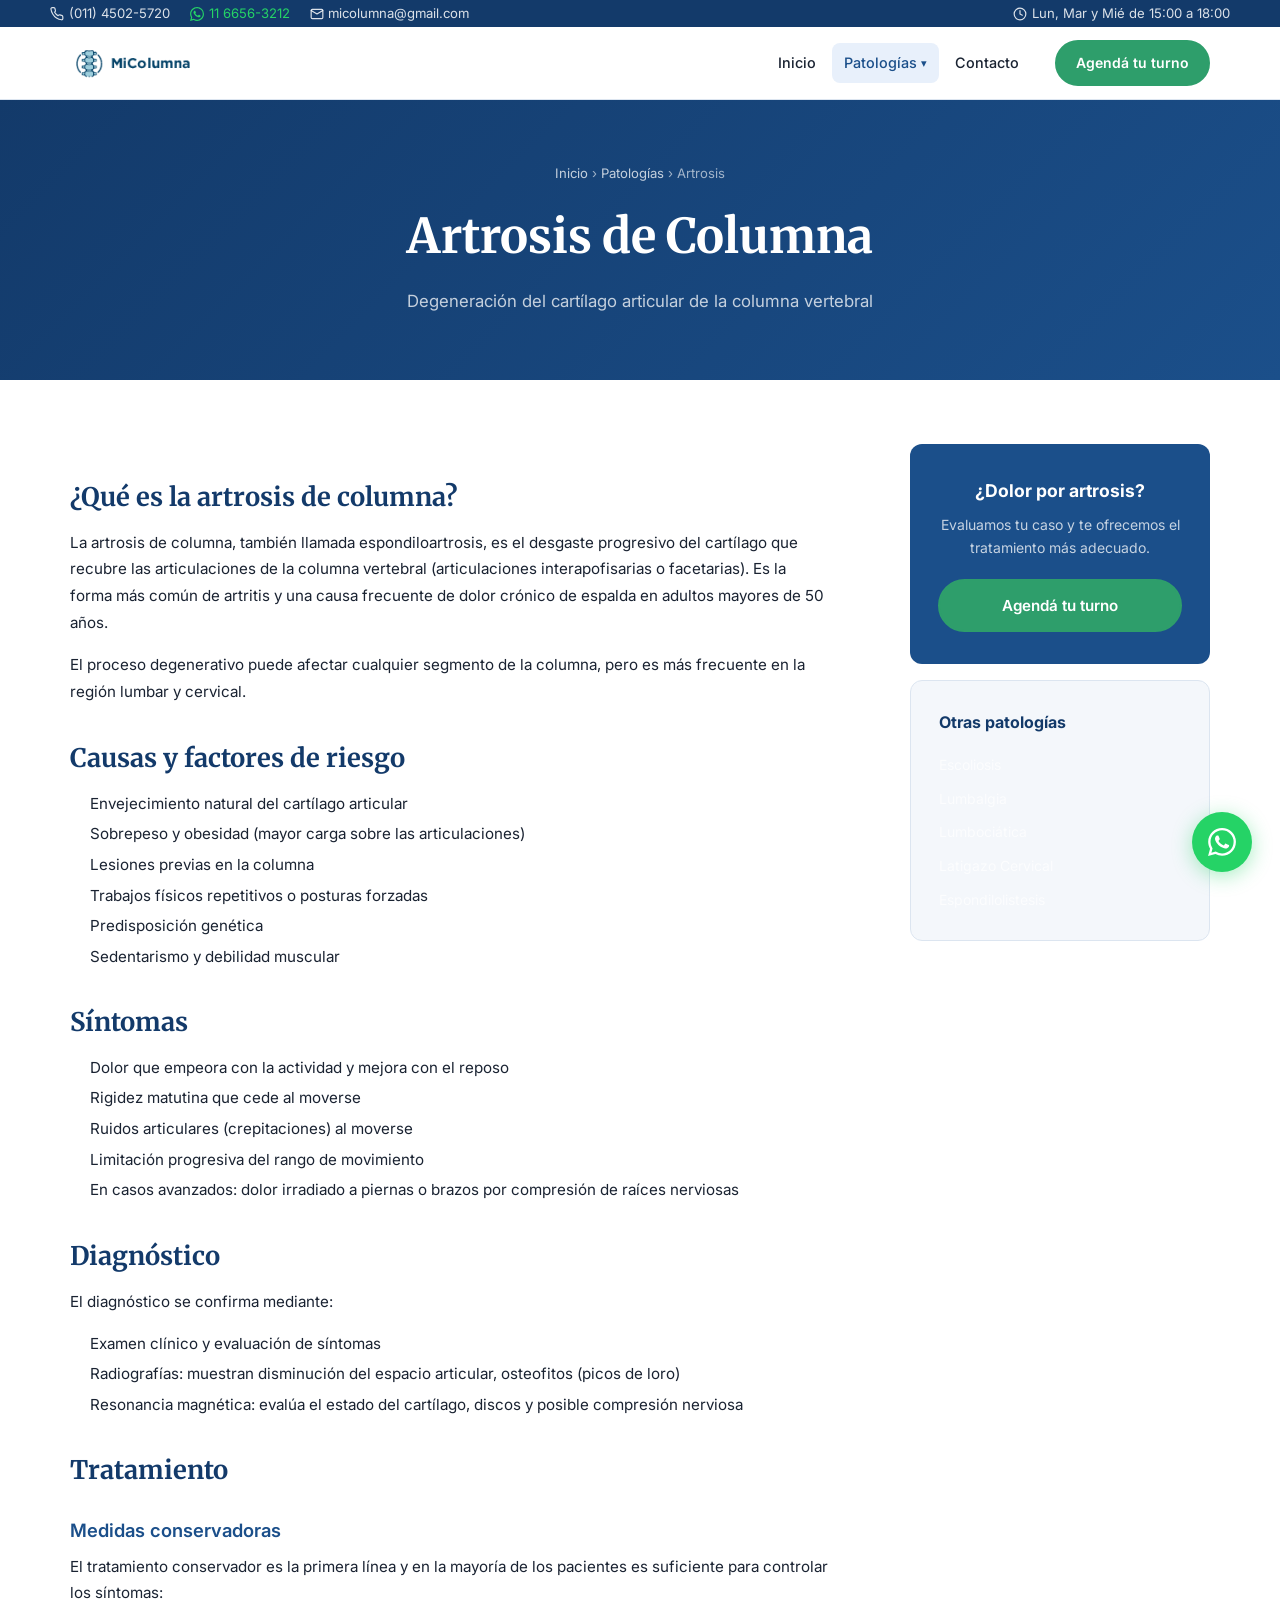
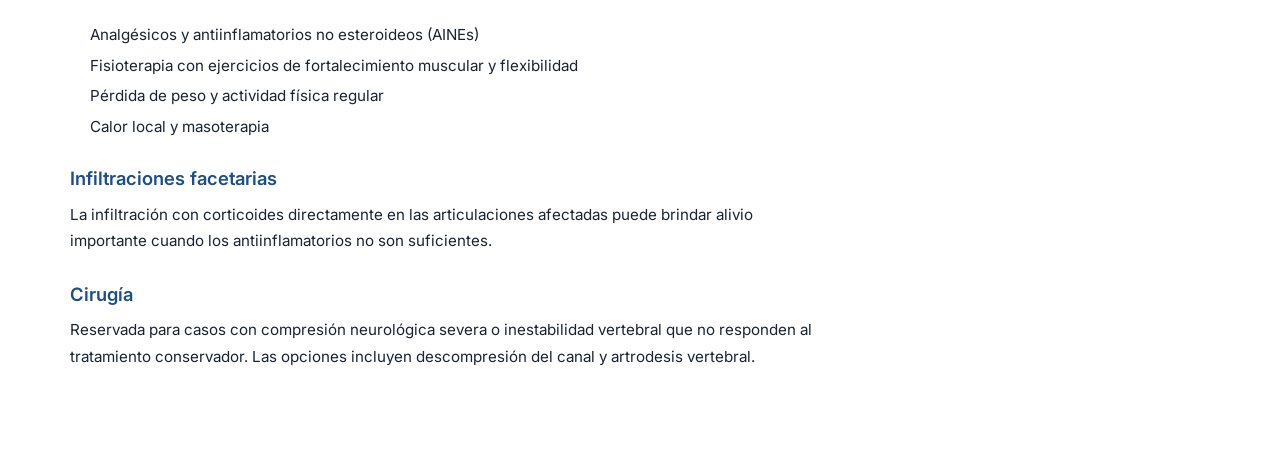
<file: patologias/artrosis.html>
<!DOCTYPE html>
<html lang="es">
<head>
  <meta charset="UTF-8" />
  <link rel="icon" href="../img/logo_pequeno.png" type="image/png" />
  <meta name="viewport" content="width=device-width, initial-scale=1.0" />
  <title>Artrosis de Columna | Mi Columna</title>
  <meta name="description" content="Información sobre artrosis de columna vertebral: causas, síntomas y tratamiento. Dr. Miceli, traumatólogo especializado en columna, Villa Devoto, Buenos Aires." />
  <meta property="og:title" content="Artrosis de Columna | Mi Columna" />
  <meta property="og:description" content="Consultorio médico en Villa Devoto, Buenos Aires. Dr. Miceli, traumatólogo especializado en columna, y Dra. Moughty Cueto, neurocirujana." />
  <meta property="og:image" content="https://fmicelii.github.io/Pagina-MiColumna/img/logo_pequeno.png" />
  <meta property="og:type" content="website" />
  <meta property="og:url" content="https://fmicelii.github.io/Pagina-MiColumna/patologias/artrosis.html" />
  <link rel="stylesheet" href="../css/styles.css" />
  <link href="https://fonts.googleapis.com/css2?family=Inter:wght@300;400;500;600;700&family=Merriweather:wght@400;700&display=swap" rel="stylesheet" />
</head>
<body>
  <div class="topbar">
      <div class="topbar__contacts">
        <a href="tel:01145025720" class="topbar__link">
          <svg xmlns="http://www.w3.org/2000/svg" width="14" height="14" viewBox="0 0 24 24" fill="none" stroke="currentColor" stroke-width="2" stroke-linecap="round" stroke-linejoin="round"><path d="M22 16.92v3a2 2 0 0 1-2.18 2 19.79 19.79 0 0 1-8.63-3.07A19.5 19.5 0 0 1 4.69 12 19.79 19.79 0 0 1 1.63 3.36 2 2 0 0 1 3.6 1.18h3a2 2 0 0 1 2 1.72 12.84 12.84 0 0 0 .7 2.81 2 2 0 0 1-.45 2.11L7.91 8.91a16 16 0 0 0 6 6l.91-.91a2 2 0 0 1 2.11-.45 12.84 12.84 0 0 0 2.81.7A2 2 0 0 1 21.73 16.92z"/></svg>
          (011) 4502-5720
        </a>
        <a href="https://wa.me/5491166563212" target="_blank" rel="noopener" class="topbar__link topbar__link--whatsapp">
          <svg xmlns="http://www.w3.org/2000/svg" width="14" height="14" viewBox="0 0 24 24" fill="currentColor"><path d="M17.472 14.382c-.297-.149-1.758-.867-2.03-.967-.273-.099-.471-.148-.67.15-.197.297-.767.966-.94 1.164-.173.199-.347.223-.644.075-.297-.15-1.255-.463-2.39-1.475-.883-.788-1.48-1.761-1.653-2.059-.173-.297-.018-.458.13-.606.134-.133.298-.347.446-.52.149-.174.198-.298.298-.497.099-.198.05-.371-.025-.52-.075-.149-.669-1.612-.916-2.207-.242-.579-.487-.5-.669-.51-.173-.008-.371-.01-.57-.01-.198 0-.52.074-.792.372-.272.297-1.04 1.016-1.04 2.479 0 1.462 1.065 2.875 1.213 3.074.149.198 2.096 3.2 5.077 4.487.709.306 1.262.489 1.694.625.712.227 1.36.195 1.871.118.571-.085 1.758-.719 2.006-1.413.248-.694.248-1.289.173-1.413-.074-.124-.272-.198-.57-.347m-5.421 7.403h-.004a9.87 9.87 0 0 1-5.031-1.378l-.361-.214-3.741.982.998-3.648-.235-.374a9.86 9.86 0 0 1-1.51-5.26c.001-5.45 4.436-9.884 9.888-9.884 2.64 0 5.122 1.03 6.988 2.898a9.825 9.825 0 0 1 2.893 6.994c-.003 5.45-4.437 9.884-9.885 9.884m8.413-18.297A11.815 11.815 0 0 0 12.05 0C5.495 0 .16 5.335.157 11.892c0 2.096.547 4.142 1.588 5.945L.057 24l6.305-1.654a11.882 11.882 0 0 0 5.683 1.448h.005c6.554 0 11.89-5.335 11.893-11.893a11.821 11.821 0 0 0-3.48-8.413Z"/></svg>
          11 6656-3212
        </a>
        <a href="mailto:micolumna@gmail.com" class="topbar__link">
          <svg xmlns="http://www.w3.org/2000/svg" width="14" height="14" viewBox="0 0 24 24" fill="none" stroke="currentColor" stroke-width="2" stroke-linecap="round" stroke-linejoin="round"><path d="M4 4h16c1.1 0 2 .9 2 2v12c0 1.1-.9 2-2 2H4c-1.1 0-2-.9-2-2V6c0-1.1.9-2 2-2z"/><polyline points="22,6 12,12 2,6"/></svg>
          micolumna@gmail.com
        </a>
      </div>
      <div class="topbar__hours">
        <svg xmlns="http://www.w3.org/2000/svg" width="14" height="14" viewBox="0 0 24 24" fill="none" stroke="currentColor" stroke-width="2" stroke-linecap="round" stroke-linejoin="round"><circle cx="12" cy="12" r="10"/><polyline points="12 6 12 12 16 14"/></svg>
        Lun, Mar y Mié de 15:00 a 18:00
      </div>
  </div>
  <header class="navbar" id="navbar"><div class="container navbar__inner"><a href="../index.html" class="navbar__logo">
        <img src="../img/logo.png" alt="MiColumna — Dr. Miceli, especialista en columna vertebral" style="display:none" onload="this.style.display='block'; this.nextElementSibling.style.display='none'" onerror="this.style.display='none'" />
        <span class="navbar__logo-text">MiColumna</span>
      </a><nav class="navbar__menu" id="navMenu"><ul class="navbar__list"><li><a href="../index.html" class="navbar__link">Inicio</a></li><li class="navbar__item--dropdown"><a href="#" class="navbar__link navbar__link--drop active">Patologías <span class="arrow">▾</span></a><ul class="navbar__dropdown"><li><a href="escoliosis.html">Escoliosis</a></li><li><a href="lumbalgia.html">Lumbalgia</a></li><li><a href="artrosis.html">Artrosis</a></li><li><a href="lumbociatica.html">Lumbociática</a></li><li><a href="latigazo-cervical.html">Latigazo Cervical</a></li><li><a href="espondilolistesis.html">Espondilolistesis</a></li></ul></li><li><a href="../contacto.html" class="navbar__link">Contacto</a></li></ul></nav><a href="https://wa.me/5491166563212" target="_blank" rel="noopener" class="btn btn--primary navbar__cta">Agendá tu turno</a><button class="navbar__hamburger" id="hamburger" aria-label="Abrir menú" aria-expanded="false"><span></span><span></span><span></span></button></div></header>

  <section class="page-hero">
    <div class="container">
      <p class="page-hero__breadcrumb"><a href="../index.html">Inicio</a> › <a href="#">Patologías</a> › Artrosis</p>
      <h1 class="page-hero__title">Artrosis de Columna</h1>
      <p class="page-hero__subtitle">Degeneración del cartílago articular de la columna vertebral</p>
    </div>
  </section>

  <section class="page-content">
    <div class="container">
      <div class="page-content__inner">
        <article class="page-content__body">
          <h2>¿Qué es la artrosis de columna?</h2>
          <p>La artrosis de columna, también llamada espondiloartrosis, es el desgaste progresivo del cartílago que recubre las articulaciones de la columna vertebral (articulaciones interapofisarias o facetarias). Es la forma más común de artritis y una causa frecuente de dolor crónico de espalda en adultos mayores de 50 años.</p>
          <p>El proceso degenerativo puede afectar cualquier segmento de la columna, pero es más frecuente en la región lumbar y cervical.</p>

          <h2>Causas y factores de riesgo</h2>
          <ul>
            <li>Envejecimiento natural del cartílago articular</li>
            <li>Sobrepeso y obesidad (mayor carga sobre las articulaciones)</li>
            <li>Lesiones previas en la columna</li>
            <li>Trabajos físicos repetitivos o posturas forzadas</li>
            <li>Predisposición genética</li>
            <li>Sedentarismo y debilidad muscular</li>
          </ul>

          <h2>Síntomas</h2>
          <ul>
            <li>Dolor que empeora con la actividad y mejora con el reposo</li>
            <li>Rigidez matutina que cede al moverse</li>
            <li>Ruidos articulares (crepitaciones) al moverse</li>
            <li>Limitación progresiva del rango de movimiento</li>
            <li>En casos avanzados: dolor irradiado a piernas o brazos por compresión de raíces nerviosas</li>
          </ul>

          <h2>Diagnóstico</h2>
          <p>El diagnóstico se confirma mediante:</p>
          <ul>
            <li>Examen clínico y evaluación de síntomas</li>
            <li>Radiografías: muestran disminución del espacio articular, osteofitos (picos de loro)</li>
            <li>Resonancia magnética: evalúa el estado del cartílago, discos y posible compresión nerviosa</li>
          </ul>

          <h2>Tratamiento</h2>
          <h3>Medidas conservadoras</h3>
          <p>El tratamiento conservador es la primera línea y en la mayoría de los pacientes es suficiente para controlar los síntomas:</p>
          <ul>
            <li>Analgésicos y antiinflamatorios no esteroideos (AINEs)</li>
            <li>Fisioterapia con ejercicios de fortalecimiento muscular y flexibilidad</li>
            <li>Pérdida de peso y actividad física regular</li>
            <li>Calor local y masoterapia</li>
          </ul>
          <h3>Infiltraciones facetarias</h3>
          <p>La infiltración con corticoides directamente en las articulaciones afectadas puede brindar alivio importante cuando los antiinflamatorios no son suficientes.</p>
          <h3>Cirugía</h3>
          <p>Reservada para casos con compresión neurológica severa o inestabilidad vertebral que no responden al tratamiento conservador. Las opciones incluyen descompresión del canal y artrodesis vertebral.</p>
        </article>
        <aside>
          <div class="sidebar-cta">
            <h4>¿Dolor por artrosis?</h4>
            <p>Evaluamos tu caso y te ofrecemos el tratamiento más adecuado.</p>
            <a href="https://wa.me/5491166563212?text=Hola,%20quiero%20consultar%20por%20artrosis%20de%20columna." target="_blank" rel="noopener" class="btn btn--primary btn--full">Agendá tu turno</a>
          </div>
          <div class="sidebar-card" style="margin-top:1rem"><h4>Otras patologías</h4><ul class="footer__links"><li><a href="escoliosis.html">Escoliosis</a></li><li><a href="lumbalgia.html">Lumbalgia</a></li><li><a href="lumbociatica.html">Lumbociática</a></li><li><a href="latigazo-cervical.html">Latigazo Cervical</a></li><li><a href="espondilolistesis.html">Espondilolistesis</a></li></ul></div>
        </aside>
      </div>
    </div>
  </section>

  <a href="https://wa.me/5491166563212" target="_blank" rel="noopener" class="whatsapp-float" aria-label="Contactar por WhatsApp"><svg xmlns="http://www.w3.org/2000/svg" width="28" height="28" viewBox="0 0 24 24" fill="currentColor"><path d="M17.472 14.382c-.297-.149-1.758-.867-2.03-.967-.273-.099-.471-.148-.67.15-.197.297-.767.966-.94 1.164-.173.199-.347.223-.644.075-.297-.15-1.255-.463-2.39-1.475-.883-.788-1.48-1.761-1.653-2.059-.173-.297-.018-.458.13-.606.134-.133.298-.347.446-.52.149-.174.198-.298.298-.497.099-.198.05-.371-.025-.52-.075-.149-.669-1.612-.916-2.207-.242-.579-.487-.5-.669-.51-.173-.008-.371-.01-.57-.01-.198 0-.52.074-.792.372-.272.297-1.04 1.016-1.04 2.479 0 1.462 1.065 2.875 1.213 3.074.149.198 2.096 3.2 5.077 4.487.709.306 1.262.489 1.694.625.712.227 1.36.195 1.871.118.571-.085 1.758-.719 2.006-1.413.248-.694.248-1.289.173-1.413-.074-.124-.272-.198-.57-.347m-5.421 7.403h-.004a9.87 9.87 0 0 1-5.031-1.378l-.361-.214-3.741.982.998-3.648-.235-.374a9.86 9.86 0 0 1-1.51-5.26c.001-5.45 4.436-9.884 9.888-9.884 2.64 0 5.122 1.03 6.988 2.898a9.825 9.825 0 0 1 2.893 6.994c-.003 5.45-4.437 9.884-9.885 9.884m8.413-18.297A11.815 11.815 0 0 0 12.05 0C5.495 0 .16 5.335.157 11.892c0 2.096.547 4.142 1.588 5.945L.057 24l6.305-1.654a11.882 11.882 0 0 0 5.683 1.448h.005c6.554 0 11.89-5.335 11.893-11.893a11.821 11.821 0 0 0-3.48-8.413Z"/></svg></a>
  <script src="../js/script.js"></script>
</body>
</html>
</file>
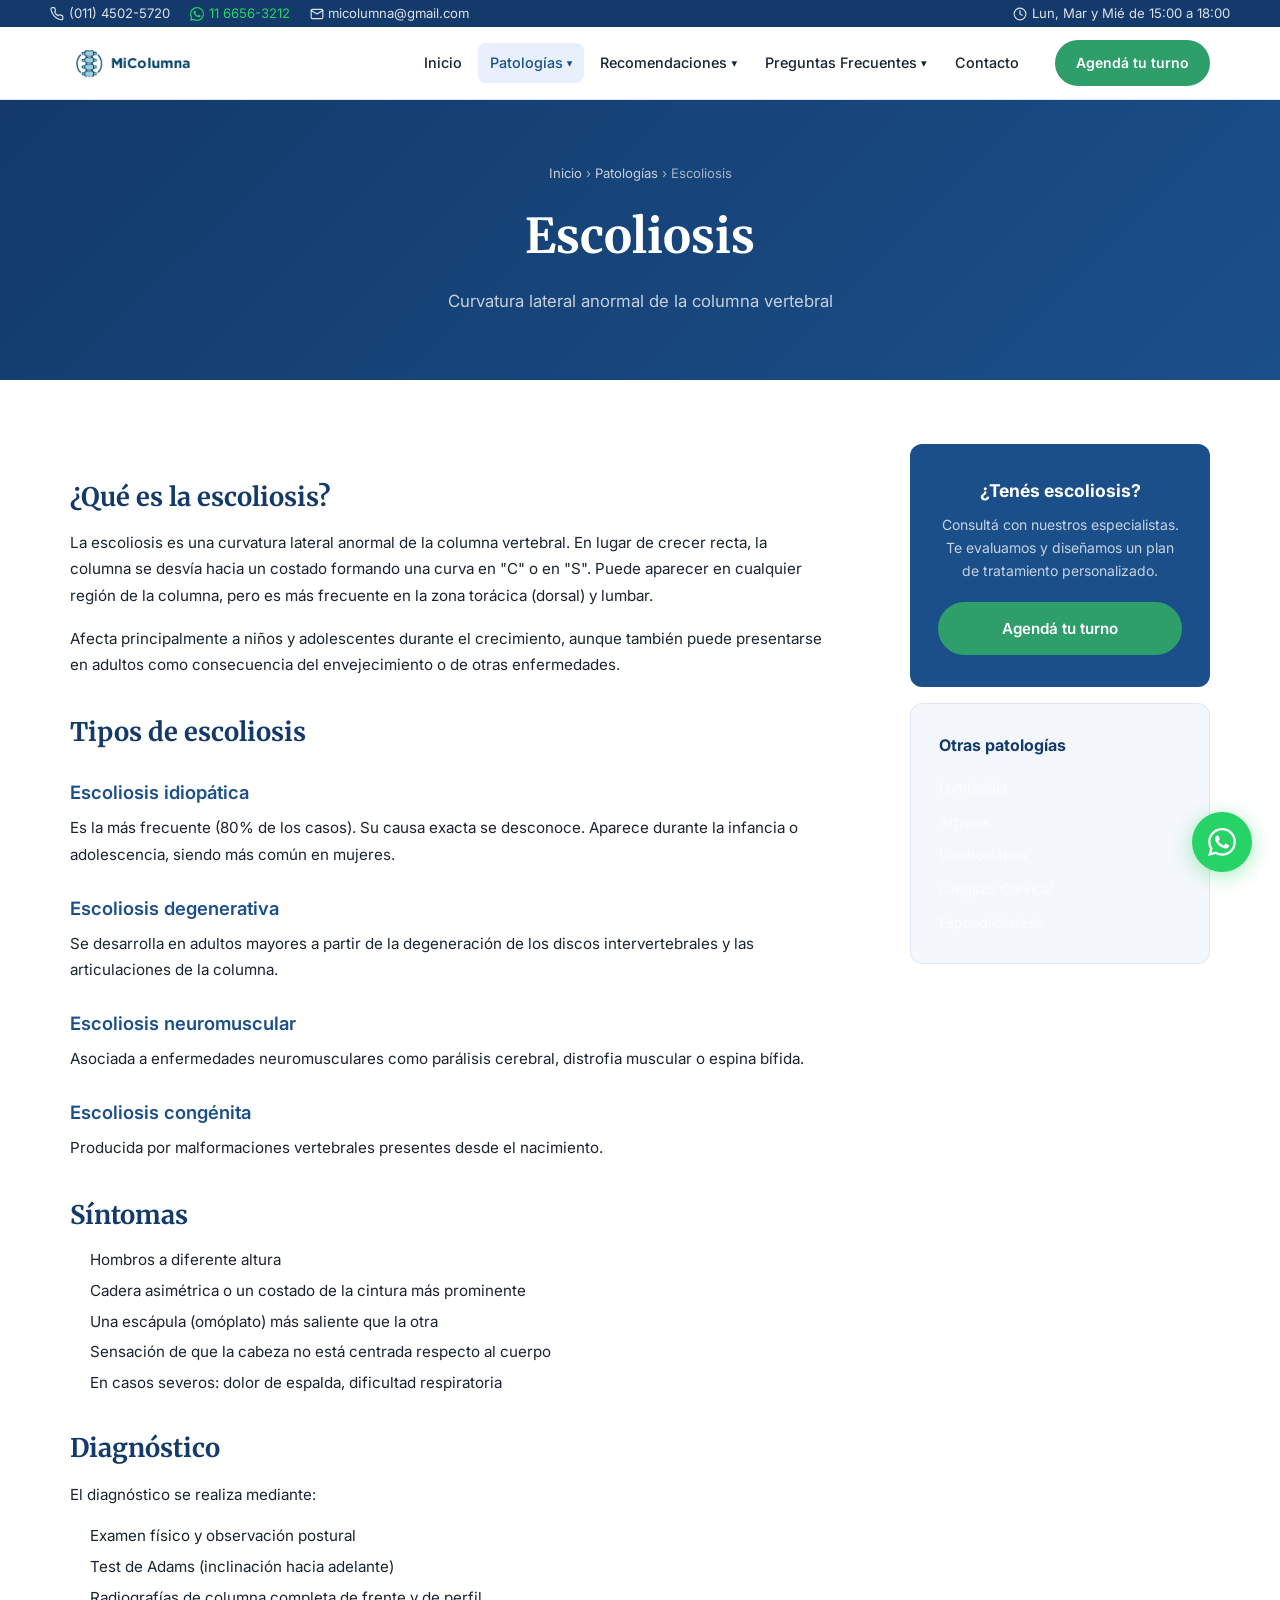
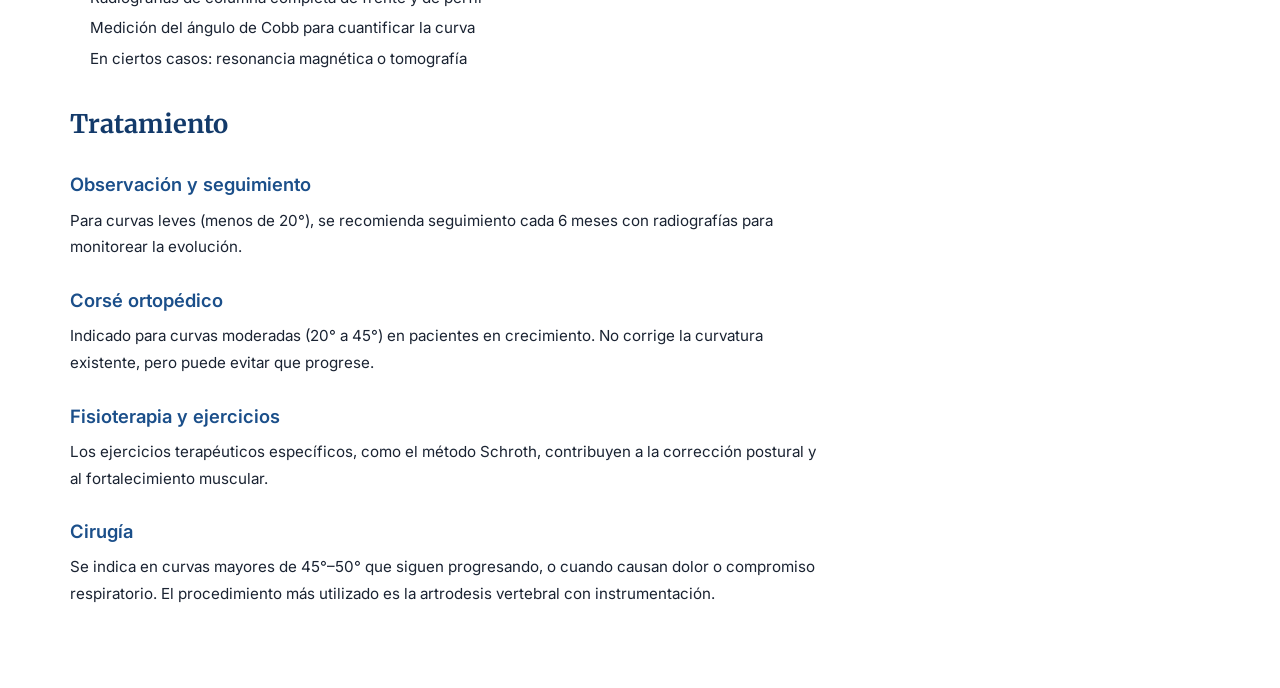
<file: patologias/escoliosis.html>
<!DOCTYPE html>
<html lang="es">
<head>
  <meta charset="UTF-8" />
  <link rel="icon" href="../img/logo_pequeno.png" type="image/png" />
  <meta name="viewport" content="width=device-width, initial-scale=1.0" />
  <title>Escoliosis | Mi Columna</title>
  <meta name="description" content="Información sobre escoliosis: causas, síntomas, diagnóstico y tratamiento. Dr. Miceli, traumatólogo especializado en columna vertebral, Villa Devoto, Buenos Aires." />
  <meta property="og:title" content="Escoliosis | Mi Columna" />
  <meta property="og:description" content="Consultorio médico en Villa Devoto, Buenos Aires. Dr. Miceli, traumatólogo especializado en columna, y Dra. Moughty Cueto, neurocirujana." />
  <meta property="og:image" content="https://fmicelii.github.io/Pagina-MiColumna/img/logo_pequeno.png" />
  <meta property="og:type" content="website" />
  <meta property="og:url" content="https://fmicelii.github.io/Pagina-MiColumna/patologias/escoliosis.html" />
  <link rel="stylesheet" href="../css/styles.css" />
  <link href="https://fonts.googleapis.com/css2?family=Inter:wght@300;400;500;600;700&family=Merriweather:wght@400;700&display=swap" rel="stylesheet" />
</head>
<body>
  <div class="topbar">
      <div class="topbar__contacts">
        <a href="tel:01145025720" class="topbar__link">
          <svg xmlns="http://www.w3.org/2000/svg" width="14" height="14" viewBox="0 0 24 24" fill="none" stroke="currentColor" stroke-width="2" stroke-linecap="round" stroke-linejoin="round"><path d="M22 16.92v3a2 2 0 0 1-2.18 2 19.79 19.79 0 0 1-8.63-3.07A19.5 19.5 0 0 1 4.69 12 19.79 19.79 0 0 1 1.63 3.36 2 2 0 0 1 3.6 1.18h3a2 2 0 0 1 2 1.72 12.84 12.84 0 0 0 .7 2.81 2 2 0 0 1-.45 2.11L7.91 8.91a16 16 0 0 0 6 6l.91-.91a2 2 0 0 1 2.11-.45 12.84 12.84 0 0 0 2.81.7A2 2 0 0 1 21.73 16.92z"/></svg>
          (011) 4502-5720
        </a>
        <a href="https://wa.me/5491166563212" target="_blank" rel="noopener" class="topbar__link topbar__link--whatsapp">
          <svg xmlns="http://www.w3.org/2000/svg" width="14" height="14" viewBox="0 0 24 24" fill="currentColor"><path d="M17.472 14.382c-.297-.149-1.758-.867-2.03-.967-.273-.099-.471-.148-.67.15-.197.297-.767.966-.94 1.164-.173.199-.347.223-.644.075-.297-.15-1.255-.463-2.39-1.475-.883-.788-1.48-1.761-1.653-2.059-.173-.297-.018-.458.13-.606.134-.133.298-.347.446-.52.149-.174.198-.298.298-.497.099-.198.05-.371-.025-.52-.075-.149-.669-1.612-.916-2.207-.242-.579-.487-.5-.669-.51-.173-.008-.371-.01-.57-.01-.198 0-.52.074-.792.372-.272.297-1.04 1.016-1.04 2.479 0 1.462 1.065 2.875 1.213 3.074.149.198 2.096 3.2 5.077 4.487.709.306 1.262.489 1.694.625.712.227 1.36.195 1.871.118.571-.085 1.758-.719 2.006-1.413.248-.694.248-1.289.173-1.413-.074-.124-.272-.198-.57-.347m-5.421 7.403h-.004a9.87 9.87 0 0 1-5.031-1.378l-.361-.214-3.741.982.998-3.648-.235-.374a9.86 9.86 0 0 1-1.51-5.26c.001-5.45 4.436-9.884 9.888-9.884 2.64 0 5.122 1.03 6.988 2.898a9.825 9.825 0 0 1 2.893 6.994c-.003 5.45-4.437 9.884-9.885 9.884m8.413-18.297A11.815 11.815 0 0 0 12.05 0C5.495 0 .16 5.335.157 11.892c0 2.096.547 4.142 1.588 5.945L.057 24l6.305-1.654a11.882 11.882 0 0 0 5.683 1.448h.005c6.554 0 11.89-5.335 11.893-11.893a11.821 11.821 0 0 0-3.48-8.413Z"/></svg>
          11 6656-3212
        </a>
        <a href="mailto:micolumna@gmail.com" class="topbar__link">
          <svg xmlns="http://www.w3.org/2000/svg" width="14" height="14" viewBox="0 0 24 24" fill="none" stroke="currentColor" stroke-width="2" stroke-linecap="round" stroke-linejoin="round"><path d="M4 4h16c1.1 0 2 .9 2 2v12c0 1.1-.9 2-2 2H4c-1.1 0-2-.9-2-2V6c0-1.1.9-2 2-2z"/><polyline points="22,6 12,12 2,6"/></svg>
          micolumna@gmail.com
        </a>
      </div>
      <div class="topbar__hours">
        <svg xmlns="http://www.w3.org/2000/svg" width="14" height="14" viewBox="0 0 24 24" fill="none" stroke="currentColor" stroke-width="2" stroke-linecap="round" stroke-linejoin="round"><circle cx="12" cy="12" r="10"/><polyline points="12 6 12 12 16 14"/></svg>
        Lun, Mar y Mié de 15:00 a 18:00
      </div>
  </div>
  <header class="navbar" id="navbar">
    <div class="container navbar__inner">
      <a href="../index.html" class="navbar__logo">
        <img src="../img/logo.png" alt="MiColumna — Dr. Miceli, especialista en columna vertebral" style="display:none" onload="this.style.display='block'; this.nextElementSibling.style.display='none'" onerror="this.style.display='none'" />
        <span class="navbar__logo-text">MiColumna</span>
      </a>
      <nav class="navbar__menu" id="navMenu">
        <ul class="navbar__list">
          <li><a href="../index.html" class="navbar__link">Inicio</a></li>
          <li class="navbar__item--dropdown">
            <a href="#" class="navbar__link navbar__link--drop active">Patologías <span class="arrow">▾</span></a>
            <ul class="navbar__dropdown">
              <li><a href="escoliosis.html">Escoliosis</a></li>
              <li><a href="lumbalgia.html">Lumbalgia</a></li>
              <li><a href="artrosis.html">Artrosis</a></li>
              <li><a href="lumbociatica.html">Lumbociática</a></li>
              <li><a href="latigazo-cervical.html">Latigazo Cervical</a></li>
              <li><a href="espondilolistesis.html">Espondilolistesis</a></li>
            </ul>
          </li>
          <li class="navbar__item--dropdown">
            <a href="#" class="navbar__link navbar__link--drop">Recomendaciones <span class="arrow">▾</span></a>
            <ul class="navbar__dropdown">
              <li><a href="../recomendaciones/ejercicios-lumbares.html">Ejercicios Lumbares</a></li>
              <li><a href="../recomendaciones/ejercicios-cervicales.html">Ejercicios Cervicales</a></li>
              <li><a href="../recomendaciones/higiene-de-columna.html">Higiene de Columna</a></li>
            </ul>
          </li>
          <li class="navbar__item--dropdown">
            <a href="#" class="navbar__link navbar__link--drop">Preguntas Frecuentes <span class="arrow">▾</span></a>
            <ul class="navbar__dropdown">
              <li><a href="../preguntas-frecuentes/dolor-lumbar.html">Dolor Lumbar</a></li>
              <li><a href="../preguntas-frecuentes/hernia-de-disco.html">Hernia de Disco</a></li>
              <li><a href="../preguntas-frecuentes/escoliosis-faq.html">Escoliosis</a></li>
              <li><a href="../preguntas-frecuentes/cirugia-de-columna.html">Cirugía de Columna</a></li>
            </ul>
          </li>
          <li><a href="../contacto.html" class="navbar__link">Contacto</a></li>
        </ul>
      </nav>
      <a href="https://wa.me/5491166563212" target="_blank" rel="noopener" class="btn btn--primary navbar__cta">Agendá tu turno</a>
      <button class="navbar__hamburger" id="hamburger" aria-label="Abrir menú" aria-expanded="false"><span></span><span></span><span></span></button>
    </div>
  </header>

  <section class="page-hero">
    <div class="container">
      <p class="page-hero__breadcrumb"><a href="../index.html">Inicio</a> › <a href="#">Patologías</a> › Escoliosis</p>
      <h1 class="page-hero__title">Escoliosis</h1>
      <p class="page-hero__subtitle">Curvatura lateral anormal de la columna vertebral</p>
    </div>
  </section>

  <section class="page-content">
    <div class="container">
      <div class="page-content__inner">
        <article class="page-content__body">
          <h2>¿Qué es la escoliosis?</h2>
          <p>La escoliosis es una curvatura lateral anormal de la columna vertebral. En lugar de crecer recta, la columna se desvía hacia un costado formando una curva en "C" o en "S". Puede aparecer en cualquier región de la columna, pero es más frecuente en la zona torácica (dorsal) y lumbar.</p>
          <p>Afecta principalmente a niños y adolescentes durante el crecimiento, aunque también puede presentarse en adultos como consecuencia del envejecimiento o de otras enfermedades.</p>

          <h2>Tipos de escoliosis</h2>
          <h3>Escoliosis idiopática</h3>
          <p>Es la más frecuente (80% de los casos). Su causa exacta se desconoce. Aparece durante la infancia o adolescencia, siendo más común en mujeres.</p>
          <h3>Escoliosis degenerativa</h3>
          <p>Se desarrolla en adultos mayores a partir de la degeneración de los discos intervertebrales y las articulaciones de la columna.</p>
          <h3>Escoliosis neuromuscular</h3>
          <p>Asociada a enfermedades neuromusculares como parálisis cerebral, distrofia muscular o espina bífida.</p>
          <h3>Escoliosis congénita</h3>
          <p>Producida por malformaciones vertebrales presentes desde el nacimiento.</p>

          <h2>Síntomas</h2>
          <ul>
            <li>Hombros a diferente altura</li>
            <li>Cadera asimétrica o un costado de la cintura más prominente</li>
            <li>Una escápula (omóplato) más saliente que la otra</li>
            <li>Sensación de que la cabeza no está centrada respecto al cuerpo</li>
            <li>En casos severos: dolor de espalda, dificultad respiratoria</li>
          </ul>

          <h2>Diagnóstico</h2>
          <p>El diagnóstico se realiza mediante:</p>
          <ul>
            <li>Examen físico y observación postural</li>
            <li>Test de Adams (inclinación hacia adelante)</li>
            <li>Radiografías de columna completa de frente y de perfil</li>
            <li>Medición del ángulo de Cobb para cuantificar la curva</li>
            <li>En ciertos casos: resonancia magnética o tomografía</li>
          </ul>

          <h2>Tratamiento</h2>
          <h3>Observación y seguimiento</h3>
          <p>Para curvas leves (menos de 20°), se recomienda seguimiento cada 6 meses con radiografías para monitorear la evolución.</p>
          <h3>Corsé ortopédico</h3>
          <p>Indicado para curvas moderadas (20° a 45°) en pacientes en crecimiento. No corrige la curvatura existente, pero puede evitar que progrese.</p>
          <h3>Fisioterapia y ejercicios</h3>
          <p>Los ejercicios terapéuticos específicos, como el método Schroth, contribuyen a la corrección postural y al fortalecimiento muscular.</p>
          <h3>Cirugía</h3>
          <p>Se indica en curvas mayores de 45°–50° que siguen progresando, o cuando causan dolor o compromiso respiratorio. El procedimiento más utilizado es la artrodesis vertebral con instrumentación.</p>
        </article>
        <aside>
          <div class="sidebar-cta">
            <h4>¿Tenés escoliosis?</h4>
            <p>Consultá con nuestros especialistas. Te evaluamos y diseñamos un plan de tratamiento personalizado.</p>
            <a href="https://wa.me/5491166563212?text=Hola,%20quiero%20consultar%20por%20escoliosis." target="_blank" rel="noopener" class="btn btn--primary btn--full">Agendá tu turno</a>
          </div>
          <div class="sidebar-card" style="margin-top:1rem">
            <h4>Otras patologías</h4>
            <ul class="footer__links">
              <li><a href="lumbalgia.html">Lumbalgia</a></li>
              <li><a href="artrosis.html">Artrosis</a></li>
              <li><a href="lumbociatica.html">Lumbociática</a></li>
              <li><a href="latigazo-cervical.html">Latigazo Cervical</a></li>
              <li><a href="espondilolistesis.html">Espondilolistesis</a></li>
            </ul>
          </div>
        </aside>
      </div>
    </div>
  </section>

  <a href="https://wa.me/5491166563212" target="_blank" rel="noopener" class="whatsapp-float" aria-label="Contactar por WhatsApp">
    <svg xmlns="http://www.w3.org/2000/svg" width="28" height="28" viewBox="0 0 24 24" fill="currentColor"><path d="M17.472 14.382c-.297-.149-1.758-.867-2.03-.967-.273-.099-.471-.148-.67.15-.197.297-.767.966-.94 1.164-.173.199-.347.223-.644.075-.297-.15-1.255-.463-2.39-1.475-.883-.788-1.48-1.761-1.653-2.059-.173-.297-.018-.458.13-.606.134-.133.298-.347.446-.52.149-.174.198-.298.298-.497.099-.198.05-.371-.025-.52-.075-.149-.669-1.612-.916-2.207-.242-.579-.487-.5-.669-.51-.173-.008-.371-.01-.57-.01-.198 0-.52.074-.792.372-.272.297-1.04 1.016-1.04 2.479 0 1.462 1.065 2.875 1.213 3.074.149.198 2.096 3.2 5.077 4.487.709.306 1.262.489 1.694.625.712.227 1.36.195 1.871.118.571-.085 1.758-.719 2.006-1.413.248-.694.248-1.289.173-1.413-.074-.124-.272-.198-.57-.347m-5.421 7.403h-.004a9.87 9.87 0 0 1-5.031-1.378l-.361-.214-3.741.982.998-3.648-.235-.374a9.86 9.86 0 0 1-1.51-5.26c.001-5.45 4.436-9.884 9.888-9.884 2.64 0 5.122 1.03 6.988 2.898a9.825 9.825 0 0 1 2.893 6.994c-.003 5.45-4.437 9.884-9.885 9.884m8.413-18.297A11.815 11.815 0 0 0 12.05 0C5.495 0 .16 5.335.157 11.892c0 2.096.547 4.142 1.588 5.945L.057 24l6.305-1.654a11.882 11.882 0 0 0 5.683 1.448h.005c6.554 0 11.89-5.335 11.893-11.893a11.821 11.821 0 0 0-3.48-8.413Z"/></svg>
  </a>
  <script src="../js/script.js"></script>
</body>
</html>
</file>
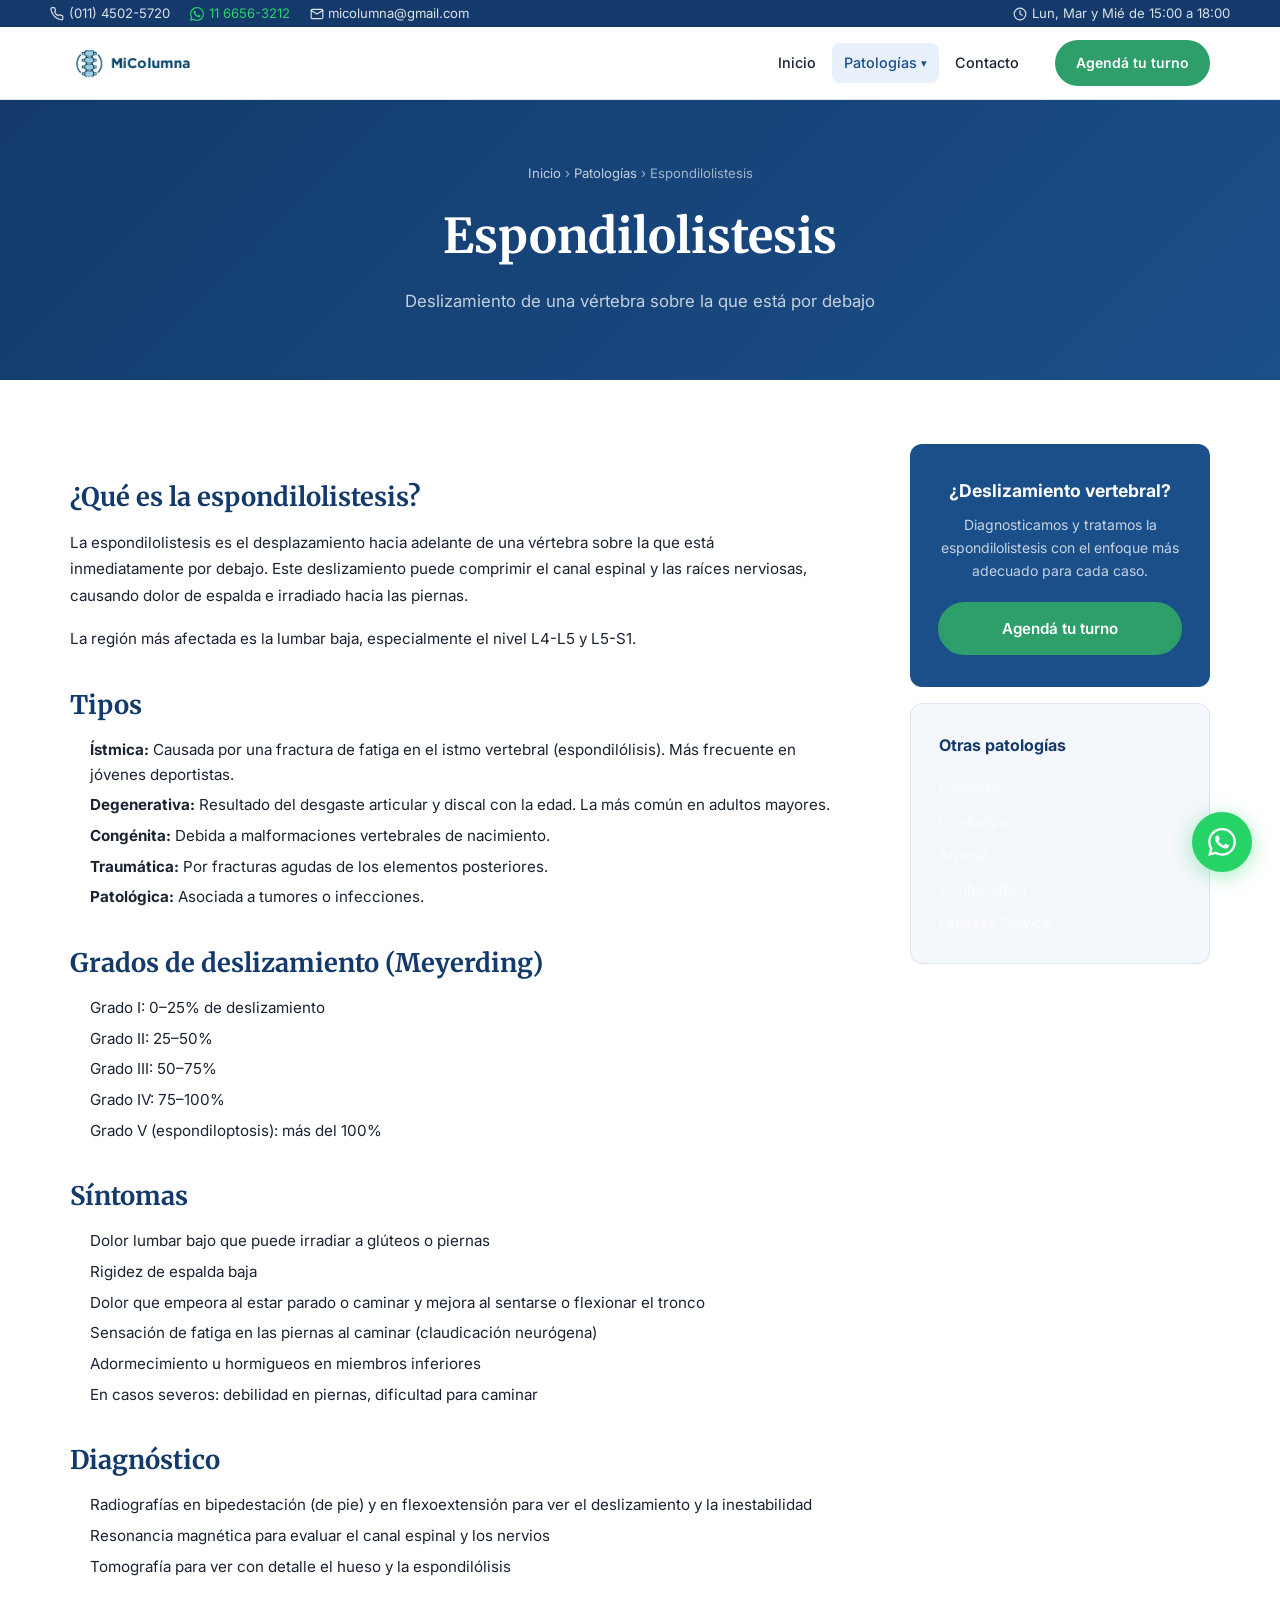
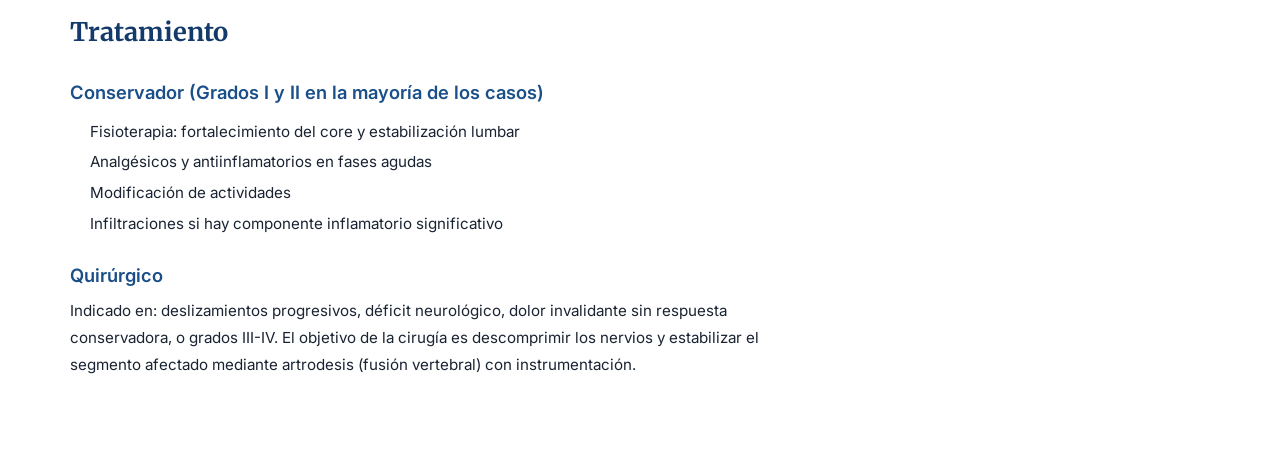
<file: patologias/espondilolistesis.html>
<!DOCTYPE html>
<html lang="es">
<head>
  <meta charset="UTF-8" />
  <link rel="icon" href="../img/logo_pequeno.png" type="image/png" />
  <meta name="viewport" content="width=device-width, initial-scale=1.0" />
  <title>Espondilolistesis | Mi Columna</title>
  <meta name="description" content="Espondilolistesis: deslizamiento vertebral. Causas, síntomas y tratamiento. Dr. Miceli, traumatólogo especializado en columna, Villa Devoto." />
  <meta property="og:title" content="Espondilolistesis | Mi Columna" />
  <meta property="og:description" content="Consultorio médico en Villa Devoto, Buenos Aires. Dr. Miceli, traumatólogo especializado en columna, y Dra. Moughty Cueto, neurocirujana." />
  <meta property="og:image" content="https://fmicelii.github.io/Pagina-MiColumna/img/logo_pequeno.png" />
  <meta property="og:type" content="website" />
  <meta property="og:url" content="https://fmicelii.github.io/Pagina-MiColumna/patologias/espondilolistesis.html" />
  <link rel="stylesheet" href="../css/styles.css" />
  <link href="https://fonts.googleapis.com/css2?family=Inter:wght@300;400;500;600;700&family=Merriweather:wght@400;700&display=swap" rel="stylesheet" />
</head>
<body>
  <div class="topbar">
      <div class="topbar__contacts">
        <a href="tel:01145025720" class="topbar__link">
          <svg xmlns="http://www.w3.org/2000/svg" width="14" height="14" viewBox="0 0 24 24" fill="none" stroke="currentColor" stroke-width="2" stroke-linecap="round" stroke-linejoin="round"><path d="M22 16.92v3a2 2 0 0 1-2.18 2 19.79 19.79 0 0 1-8.63-3.07A19.5 19.5 0 0 1 4.69 12 19.79 19.79 0 0 1 1.63 3.36 2 2 0 0 1 3.6 1.18h3a2 2 0 0 1 2 1.72 12.84 12.84 0 0 0 .7 2.81 2 2 0 0 1-.45 2.11L7.91 8.91a16 16 0 0 0 6 6l.91-.91a2 2 0 0 1 2.11-.45 12.84 12.84 0 0 0 2.81.7A2 2 0 0 1 21.73 16.92z"/></svg>
          (011) 4502-5720
        </a>
        <a href="https://wa.me/5491166563212" target="_blank" rel="noopener" class="topbar__link topbar__link--whatsapp">
          <svg xmlns="http://www.w3.org/2000/svg" width="14" height="14" viewBox="0 0 24 24" fill="currentColor"><path d="M17.472 14.382c-.297-.149-1.758-.867-2.03-.967-.273-.099-.471-.148-.67.15-.197.297-.767.966-.94 1.164-.173.199-.347.223-.644.075-.297-.15-1.255-.463-2.39-1.475-.883-.788-1.48-1.761-1.653-2.059-.173-.297-.018-.458.13-.606.134-.133.298-.347.446-.52.149-.174.198-.298.298-.497.099-.198.05-.371-.025-.52-.075-.149-.669-1.612-.916-2.207-.242-.579-.487-.5-.669-.51-.173-.008-.371-.01-.57-.01-.198 0-.52.074-.792.372-.272.297-1.04 1.016-1.04 2.479 0 1.462 1.065 2.875 1.213 3.074.149.198 2.096 3.2 5.077 4.487.709.306 1.262.489 1.694.625.712.227 1.36.195 1.871.118.571-.085 1.758-.719 2.006-1.413.248-.694.248-1.289.173-1.413-.074-.124-.272-.198-.57-.347m-5.421 7.403h-.004a9.87 9.87 0 0 1-5.031-1.378l-.361-.214-3.741.982.998-3.648-.235-.374a9.86 9.86 0 0 1-1.51-5.26c.001-5.45 4.436-9.884 9.888-9.884 2.64 0 5.122 1.03 6.988 2.898a9.825 9.825 0 0 1 2.893 6.994c-.003 5.45-4.437 9.884-9.885 9.884m8.413-18.297A11.815 11.815 0 0 0 12.05 0C5.495 0 .16 5.335.157 11.892c0 2.096.547 4.142 1.588 5.945L.057 24l6.305-1.654a11.882 11.882 0 0 0 5.683 1.448h.005c6.554 0 11.89-5.335 11.893-11.893a11.821 11.821 0 0 0-3.48-8.413Z"/></svg>
          11 6656-3212
        </a>
        <a href="mailto:micolumna@gmail.com" class="topbar__link">
          <svg xmlns="http://www.w3.org/2000/svg" width="14" height="14" viewBox="0 0 24 24" fill="none" stroke="currentColor" stroke-width="2" stroke-linecap="round" stroke-linejoin="round"><path d="M4 4h16c1.1 0 2 .9 2 2v12c0 1.1-.9 2-2 2H4c-1.1 0-2-.9-2-2V6c0-1.1.9-2 2-2z"/><polyline points="22,6 12,12 2,6"/></svg>
          micolumna@gmail.com
        </a>
      </div>
      <div class="topbar__hours">
        <svg xmlns="http://www.w3.org/2000/svg" width="14" height="14" viewBox="0 0 24 24" fill="none" stroke="currentColor" stroke-width="2" stroke-linecap="round" stroke-linejoin="round"><circle cx="12" cy="12" r="10"/><polyline points="12 6 12 12 16 14"/></svg>
        Lun, Mar y Mié de 15:00 a 18:00
      </div>
  </div>
  <header class="navbar" id="navbar"><div class="container navbar__inner"><a href="../index.html" class="navbar__logo">
        <img src="../img/logo.png" alt="MiColumna — Dr. Miceli, especialista en columna vertebral" style="display:none" onload="this.style.display='block'; this.nextElementSibling.style.display='none'" onerror="this.style.display='none'" />
        <span class="navbar__logo-text">MiColumna</span>
      </a><nav class="navbar__menu" id="navMenu"><ul class="navbar__list"><li><a href="../index.html" class="navbar__link">Inicio</a></li><li class="navbar__item--dropdown"><a href="#" class="navbar__link navbar__link--drop active">Patologías <span class="arrow">▾</span></a><ul class="navbar__dropdown"><li><a href="escoliosis.html">Escoliosis</a></li><li><a href="lumbalgia.html">Lumbalgia</a></li><li><a href="artrosis.html">Artrosis</a></li><li><a href="lumbociatica.html">Lumbociática</a></li><li><a href="latigazo-cervical.html">Latigazo Cervical</a></li><li><a href="espondilolistesis.html">Espondilolistesis</a></li></ul></li><li><a href="../contacto.html" class="navbar__link">Contacto</a></li></ul></nav><a href="https://wa.me/5491166563212" target="_blank" rel="noopener" class="btn btn--primary navbar__cta">Agendá tu turno</a><button class="navbar__hamburger" id="hamburger" aria-label="Abrir menú" aria-expanded="false"><span></span><span></span><span></span></button></div></header>

  <section class="page-hero">
    <div class="container">
      <p class="page-hero__breadcrumb"><a href="../index.html">Inicio</a> › <a href="#">Patologías</a> › Espondilolistesis</p>
      <h1 class="page-hero__title">Espondilolistesis</h1>
      <p class="page-hero__subtitle">Deslizamiento de una vértebra sobre la que está por debajo</p>
    </div>
  </section>

  <section class="page-content">
    <div class="container">
      <div class="page-content__inner">
        <article class="page-content__body">
          <h2>¿Qué es la espondilolistesis?</h2>
          <p>La espondilolistesis es el desplazamiento hacia adelante de una vértebra sobre la que está inmediatamente por debajo. Este deslizamiento puede comprimir el canal espinal y las raíces nerviosas, causando dolor de espalda e irradiado hacia las piernas.</p>
          <p>La región más afectada es la lumbar baja, especialmente el nivel L4-L5 y L5-S1.</p>

          <h2>Tipos</h2>
          <ul>
            <li><strong>Ístmica:</strong> Causada por una fractura de fatiga en el istmo vertebral (espondilólisis). Más frecuente en jóvenes deportistas.</li>
            <li><strong>Degenerativa:</strong> Resultado del desgaste articular y discal con la edad. La más común en adultos mayores.</li>
            <li><strong>Congénita:</strong> Debida a malformaciones vertebrales de nacimiento.</li>
            <li><strong>Traumática:</strong> Por fracturas agudas de los elementos posteriores.</li>
            <li><strong>Patológica:</strong> Asociada a tumores o infecciones.</li>
          </ul>

          <h2>Grados de deslizamiento (Meyerding)</h2>
          <ul>
            <li>Grado I: 0–25% de deslizamiento</li>
            <li>Grado II: 25–50%</li>
            <li>Grado III: 50–75%</li>
            <li>Grado IV: 75–100%</li>
            <li>Grado V (espondiloptosis): más del 100%</li>
          </ul>

          <h2>Síntomas</h2>
          <ul>
            <li>Dolor lumbar bajo que puede irradiar a glúteos o piernas</li>
            <li>Rigidez de espalda baja</li>
            <li>Dolor que empeora al estar parado o caminar y mejora al sentarse o flexionar el tronco</li>
            <li>Sensación de fatiga en las piernas al caminar (claudicación neurógena)</li>
            <li>Adormecimiento u hormigueos en miembros inferiores</li>
            <li>En casos severos: debilidad en piernas, dificultad para caminar</li>
          </ul>

          <h2>Diagnóstico</h2>
          <ul>
            <li>Radiografías en bipedestación (de pie) y en flexoextensión para ver el deslizamiento y la inestabilidad</li>
            <li>Resonancia magnética para evaluar el canal espinal y los nervios</li>
            <li>Tomografía para ver con detalle el hueso y la espondilólisis</li>
          </ul>

          <h2>Tratamiento</h2>
          <h3>Conservador (Grados I y II en la mayoría de los casos)</h3>
          <ul>
            <li>Fisioterapia: fortalecimiento del core y estabilización lumbar</li>
            <li>Analgésicos y antiinflamatorios en fases agudas</li>
            <li>Modificación de actividades</li>
            <li>Infiltraciones si hay componente inflamatorio significativo</li>
          </ul>
          <h3>Quirúrgico</h3>
          <p>Indicado en: deslizamientos progresivos, déficit neurológico, dolor invalidante sin respuesta conservadora, o grados III-IV. El objetivo de la cirugía es descomprimir los nervios y estabilizar el segmento afectado mediante artrodesis (fusión vertebral) con instrumentación.</p>
        </article>
        <aside>
          <div class="sidebar-cta">
            <h4>¿Deslizamiento vertebral?</h4>
            <p>Diagnosticamos y tratamos la espondilolistesis con el enfoque más adecuado para cada caso.</p>
            <a href="https://wa.me/5491166563212?text=Hola,%20quiero%20consultar%20por%20espondilolistesis." target="_blank" rel="noopener" class="btn btn--primary btn--full">Agendá tu turno</a>
          </div>
          <div class="sidebar-card" style="margin-top:1rem"><h4>Otras patologías</h4><ul class="footer__links"><li><a href="escoliosis.html">Escoliosis</a></li><li><a href="lumbalgia.html">Lumbalgia</a></li><li><a href="artrosis.html">Artrosis</a></li><li><a href="lumbociatica.html">Lumbociática</a></li><li><a href="latigazo-cervical.html">Latigazo Cervical</a></li></ul></div>
        </aside>
      </div>
    </div>
  </section>

  <a href="https://wa.me/5491166563212" target="_blank" rel="noopener" class="whatsapp-float" aria-label="Contactar por WhatsApp"><svg xmlns="http://www.w3.org/2000/svg" width="28" height="28" viewBox="0 0 24 24" fill="currentColor"><path d="M17.472 14.382c-.297-.149-1.758-.867-2.03-.967-.273-.099-.471-.148-.67.15-.197.297-.767.966-.94 1.164-.173.199-.347.223-.644.075-.297-.15-1.255-.463-2.39-1.475-.883-.788-1.48-1.761-1.653-2.059-.173-.297-.018-.458.13-.606.134-.133.298-.347.446-.52.149-.174.198-.298.298-.497.099-.198.05-.371-.025-.52-.075-.149-.669-1.612-.916-2.207-.242-.579-.487-.5-.669-.51-.173-.008-.371-.01-.57-.01-.198 0-.52.074-.792.372-.272.297-1.04 1.016-1.04 2.479 0 1.462 1.065 2.875 1.213 3.074.149.198 2.096 3.2 5.077 4.487.709.306 1.262.489 1.694.625.712.227 1.36.195 1.871.118.571-.085 1.758-.719 2.006-1.413.248-.694.248-1.289.173-1.413-.074-.124-.272-.198-.57-.347m-5.421 7.403h-.004a9.87 9.87 0 0 1-5.031-1.378l-.361-.214-3.741.982.998-3.648-.235-.374a9.86 9.86 0 0 1-1.51-5.26c.001-5.45 4.436-9.884 9.888-9.884 2.64 0 5.122 1.03 6.988 2.898a9.825 9.825 0 0 1 2.893 6.994c-.003 5.45-4.437 9.884-9.885 9.884m8.413-18.297A11.815 11.815 0 0 0 12.05 0C5.495 0 .16 5.335.157 11.892c0 2.096.547 4.142 1.588 5.945L.057 24l6.305-1.654a11.882 11.882 0 0 0 5.683 1.448h.005c6.554 0 11.89-5.335 11.893-11.893a11.821 11.821 0 0 0-3.48-8.413Z"/></svg></a>
  <script src="../js/script.js"></script>
</body>
</html>
</file>
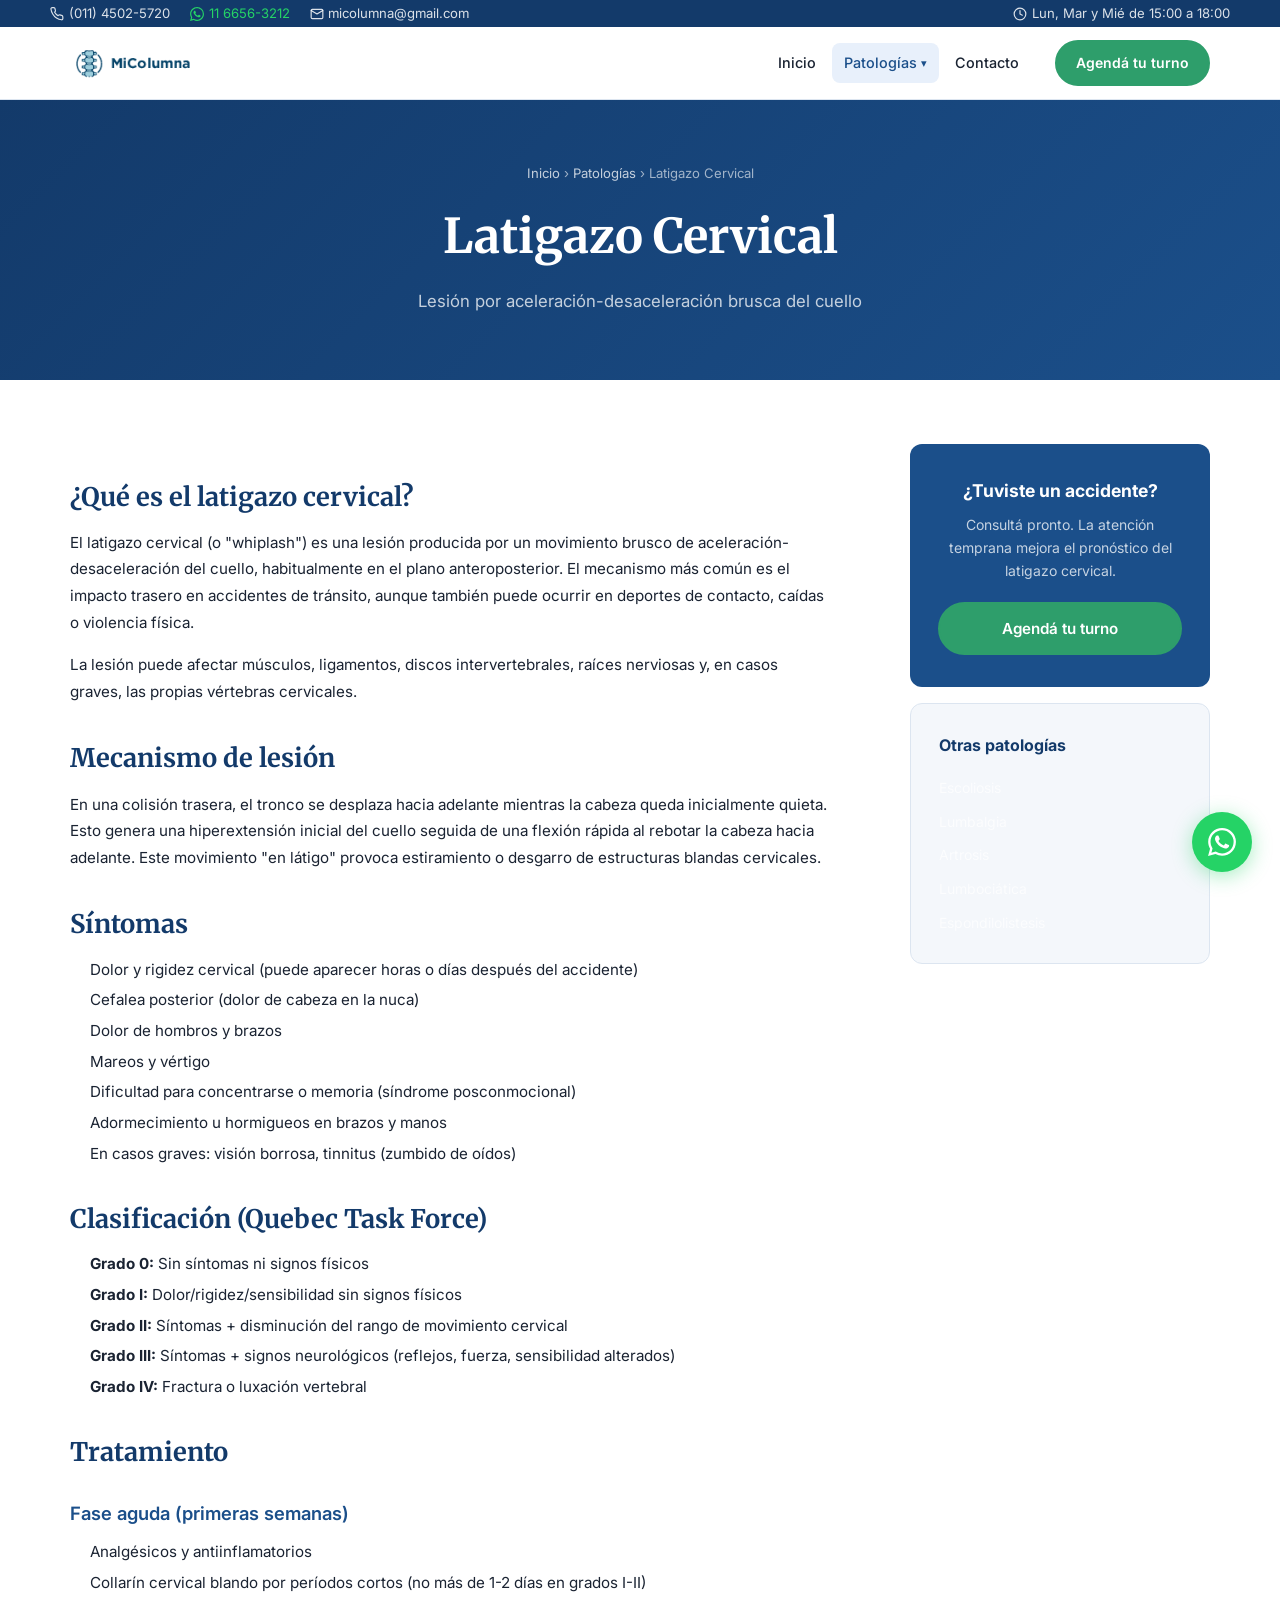
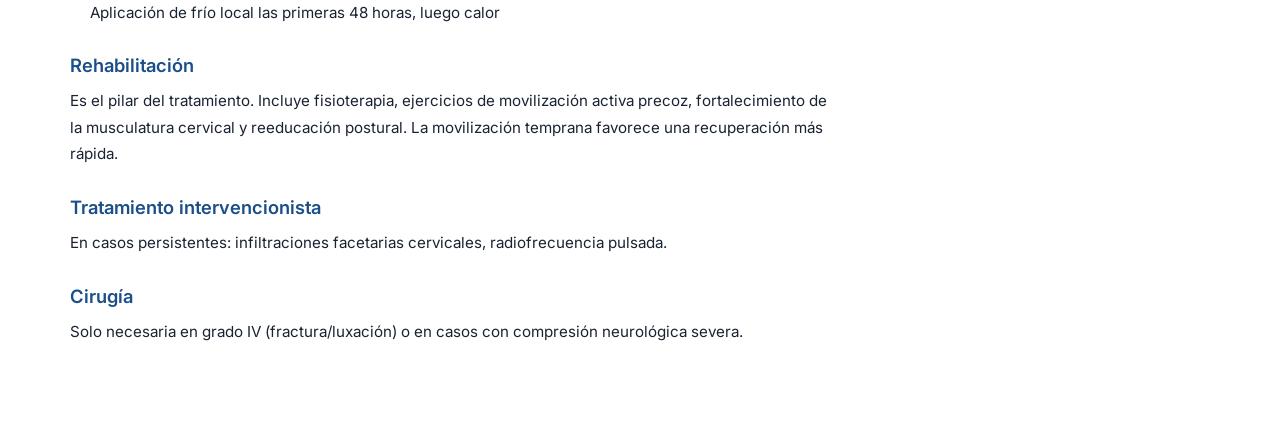
<file: patologias/latigazo-cervical.html>
<!DOCTYPE html>
<html lang="es">
<head>
  <meta charset="UTF-8" />
  <link rel="icon" href="../img/logo_pequeno.png" type="image/png" />
  <meta name="viewport" content="width=device-width, initial-scale=1.0" />
  <title>Latigazo Cervical | Mi Columna</title>
  <meta name="description" content="Latigazo cervical: causas, síntomas y tratamiento. Dr. Miceli, traumatólogo especializado en columna vertebral, Villa Devoto, Buenos Aires." />
  <meta property="og:title" content="Latigazo Cervical | Mi Columna" />
  <meta property="og:description" content="Consultorio médico en Villa Devoto, Buenos Aires. Dr. Miceli, traumatólogo especializado en columna, y Dra. Moughty Cueto, neurocirujana." />
  <meta property="og:image" content="https://fmicelii.github.io/Pagina-MiColumna/img/logo_pequeno.png" />
  <meta property="og:type" content="website" />
  <meta property="og:url" content="https://fmicelii.github.io/Pagina-MiColumna/patologias/latigazo-cervical.html" />
  <link rel="stylesheet" href="../css/styles.css" />
  <link href="https://fonts.googleapis.com/css2?family=Inter:wght@300;400;500;600;700&family=Merriweather:wght@400;700&display=swap" rel="stylesheet" />
</head>
<body>
  <div class="topbar">
      <div class="topbar__contacts">
        <a href="tel:01145025720" class="topbar__link">
          <svg xmlns="http://www.w3.org/2000/svg" width="14" height="14" viewBox="0 0 24 24" fill="none" stroke="currentColor" stroke-width="2" stroke-linecap="round" stroke-linejoin="round"><path d="M22 16.92v3a2 2 0 0 1-2.18 2 19.79 19.79 0 0 1-8.63-3.07A19.5 19.5 0 0 1 4.69 12 19.79 19.79 0 0 1 1.63 3.36 2 2 0 0 1 3.6 1.18h3a2 2 0 0 1 2 1.72 12.84 12.84 0 0 0 .7 2.81 2 2 0 0 1-.45 2.11L7.91 8.91a16 16 0 0 0 6 6l.91-.91a2 2 0 0 1 2.11-.45 12.84 12.84 0 0 0 2.81.7A2 2 0 0 1 21.73 16.92z"/></svg>
          (011) 4502-5720
        </a>
        <a href="https://wa.me/5491166563212" target="_blank" rel="noopener" class="topbar__link topbar__link--whatsapp">
          <svg xmlns="http://www.w3.org/2000/svg" width="14" height="14" viewBox="0 0 24 24" fill="currentColor"><path d="M17.472 14.382c-.297-.149-1.758-.867-2.03-.967-.273-.099-.471-.148-.67.15-.197.297-.767.966-.94 1.164-.173.199-.347.223-.644.075-.297-.15-1.255-.463-2.39-1.475-.883-.788-1.48-1.761-1.653-2.059-.173-.297-.018-.458.13-.606.134-.133.298-.347.446-.52.149-.174.198-.298.298-.497.099-.198.05-.371-.025-.52-.075-.149-.669-1.612-.916-2.207-.242-.579-.487-.5-.669-.51-.173-.008-.371-.01-.57-.01-.198 0-.52.074-.792.372-.272.297-1.04 1.016-1.04 2.479 0 1.462 1.065 2.875 1.213 3.074.149.198 2.096 3.2 5.077 4.487.709.306 1.262.489 1.694.625.712.227 1.36.195 1.871.118.571-.085 1.758-.719 2.006-1.413.248-.694.248-1.289.173-1.413-.074-.124-.272-.198-.57-.347m-5.421 7.403h-.004a9.87 9.87 0 0 1-5.031-1.378l-.361-.214-3.741.982.998-3.648-.235-.374a9.86 9.86 0 0 1-1.51-5.26c.001-5.45 4.436-9.884 9.888-9.884 2.64 0 5.122 1.03 6.988 2.898a9.825 9.825 0 0 1 2.893 6.994c-.003 5.45-4.437 9.884-9.885 9.884m8.413-18.297A11.815 11.815 0 0 0 12.05 0C5.495 0 .16 5.335.157 11.892c0 2.096.547 4.142 1.588 5.945L.057 24l6.305-1.654a11.882 11.882 0 0 0 5.683 1.448h.005c6.554 0 11.89-5.335 11.893-11.893a11.821 11.821 0 0 0-3.48-8.413Z"/></svg>
          11 6656-3212
        </a>
        <a href="mailto:micolumna@gmail.com" class="topbar__link">
          <svg xmlns="http://www.w3.org/2000/svg" width="14" height="14" viewBox="0 0 24 24" fill="none" stroke="currentColor" stroke-width="2" stroke-linecap="round" stroke-linejoin="round"><path d="M4 4h16c1.1 0 2 .9 2 2v12c0 1.1-.9 2-2 2H4c-1.1 0-2-.9-2-2V6c0-1.1.9-2 2-2z"/><polyline points="22,6 12,12 2,6"/></svg>
          micolumna@gmail.com
        </a>
      </div>
      <div class="topbar__hours">
        <svg xmlns="http://www.w3.org/2000/svg" width="14" height="14" viewBox="0 0 24 24" fill="none" stroke="currentColor" stroke-width="2" stroke-linecap="round" stroke-linejoin="round"><circle cx="12" cy="12" r="10"/><polyline points="12 6 12 12 16 14"/></svg>
        Lun, Mar y Mié de 15:00 a 18:00
      </div>
  </div>
  <header class="navbar" id="navbar"><div class="container navbar__inner"><a href="../index.html" class="navbar__logo">
        <img src="../img/logo.png" alt="MiColumna — Dr. Miceli, especialista en columna vertebral" style="display:none" onload="this.style.display='block'; this.nextElementSibling.style.display='none'" onerror="this.style.display='none'" />
        <span class="navbar__logo-text">MiColumna</span>
      </a><nav class="navbar__menu" id="navMenu"><ul class="navbar__list"><li><a href="../index.html" class="navbar__link">Inicio</a></li><li class="navbar__item--dropdown"><a href="#" class="navbar__link navbar__link--drop active">Patologías <span class="arrow">▾</span></a><ul class="navbar__dropdown"><li><a href="escoliosis.html">Escoliosis</a></li><li><a href="lumbalgia.html">Lumbalgia</a></li><li><a href="artrosis.html">Artrosis</a></li><li><a href="lumbociatica.html">Lumbociática</a></li><li><a href="latigazo-cervical.html">Latigazo Cervical</a></li><li><a href="espondilolistesis.html">Espondilolistesis</a></li></ul></li><li><a href="../contacto.html" class="navbar__link">Contacto</a></li></ul></nav><a href="https://wa.me/5491166563212" target="_blank" rel="noopener" class="btn btn--primary navbar__cta">Agendá tu turno</a><button class="navbar__hamburger" id="hamburger" aria-label="Abrir menú" aria-expanded="false"><span></span><span></span><span></span></button></div></header>

  <section class="page-hero">
    <div class="container">
      <p class="page-hero__breadcrumb"><a href="../index.html">Inicio</a> › <a href="#">Patologías</a> › Latigazo Cervical</p>
      <h1 class="page-hero__title">Latigazo Cervical</h1>
      <p class="page-hero__subtitle">Lesión por aceleración-desaceleración brusca del cuello</p>
    </div>
  </section>

  <section class="page-content">
    <div class="container">
      <div class="page-content__inner">
        <article class="page-content__body">
          <h2>¿Qué es el latigazo cervical?</h2>
          <p>El latigazo cervical (o "whiplash") es una lesión producida por un movimiento brusco de aceleración-desaceleración del cuello, habitualmente en el plano anteroposterior. El mecanismo más común es el impacto trasero en accidentes de tránsito, aunque también puede ocurrir en deportes de contacto, caídas o violencia física.</p>
          <p>La lesión puede afectar músculos, ligamentos, discos intervertebrales, raíces nerviosas y, en casos graves, las propias vértebras cervicales.</p>

          <h2>Mecanismo de lesión</h2>
          <p>En una colisión trasera, el tronco se desplaza hacia adelante mientras la cabeza queda inicialmente quieta. Esto genera una hiperextensión inicial del cuello seguida de una flexión rápida al rebotar la cabeza hacia adelante. Este movimiento "en látigo" provoca estiramiento o desgarro de estructuras blandas cervicales.</p>

          <h2>Síntomas</h2>
          <ul>
            <li>Dolor y rigidez cervical (puede aparecer horas o días después del accidente)</li>
            <li>Cefalea posterior (dolor de cabeza en la nuca)</li>
            <li>Dolor de hombros y brazos</li>
            <li>Mareos y vértigo</li>
            <li>Dificultad para concentrarse o memoria (síndrome posconmocional)</li>
            <li>Adormecimiento u hormigueos en brazos y manos</li>
            <li>En casos graves: visión borrosa, tinnitus (zumbido de oídos)</li>
          </ul>

          <h2>Clasificación (Quebec Task Force)</h2>
          <ul>
            <li><strong>Grado 0:</strong> Sin síntomas ni signos físicos</li>
            <li><strong>Grado I:</strong> Dolor/rigidez/sensibilidad sin signos físicos</li>
            <li><strong>Grado II:</strong> Síntomas + disminución del rango de movimiento cervical</li>
            <li><strong>Grado III:</strong> Síntomas + signos neurológicos (reflejos, fuerza, sensibilidad alterados)</li>
            <li><strong>Grado IV:</strong> Fractura o luxación vertebral</li>
          </ul>

          <h2>Tratamiento</h2>
          <h3>Fase aguda (primeras semanas)</h3>
          <ul>
            <li>Analgésicos y antiinflamatorios</li>
            <li>Collarín cervical blando por períodos cortos (no más de 1-2 días en grados I-II)</li>
            <li>Aplicación de frío local las primeras 48 horas, luego calor</li>
          </ul>
          <h3>Rehabilitación</h3>
          <p>Es el pilar del tratamiento. Incluye fisioterapia, ejercicios de movilización activa precoz, fortalecimiento de la musculatura cervical y reeducación postural. La movilización temprana favorece una recuperación más rápida.</p>
          <h3>Tratamiento intervencionista</h3>
          <p>En casos persistentes: infiltraciones facetarias cervicales, radiofrecuencia pulsada.</p>
          <h3>Cirugía</h3>
          <p>Solo necesaria en grado IV (fractura/luxación) o en casos con compresión neurológica severa.</p>
        </article>
        <aside>
          <div class="sidebar-cta">
            <h4>¿Tuviste un accidente?</h4>
            <p>Consultá pronto. La atención temprana mejora el pronóstico del latigazo cervical.</p>
            <a href="https://wa.me/5491166563212?text=Hola,%20quiero%20consultar%20por%20latigazo%20cervical." target="_blank" rel="noopener" class="btn btn--primary btn--full">Agendá tu turno</a>
          </div>
          <div class="sidebar-card" style="margin-top:1rem"><h4>Otras patologías</h4><ul class="footer__links"><li><a href="escoliosis.html">Escoliosis</a></li><li><a href="lumbalgia.html">Lumbalgia</a></li><li><a href="artrosis.html">Artrosis</a></li><li><a href="lumbociatica.html">Lumbociática</a></li><li><a href="espondilolistesis.html">Espondilolistesis</a></li></ul></div>
        </aside>
      </div>
    </div>
  </section>

  <a href="https://wa.me/5491166563212" target="_blank" rel="noopener" class="whatsapp-float" aria-label="Contactar por WhatsApp"><svg xmlns="http://www.w3.org/2000/svg" width="28" height="28" viewBox="0 0 24 24" fill="currentColor"><path d="M17.472 14.382c-.297-.149-1.758-.867-2.03-.967-.273-.099-.471-.148-.67.15-.197.297-.767.966-.94 1.164-.173.199-.347.223-.644.075-.297-.15-1.255-.463-2.39-1.475-.883-.788-1.48-1.761-1.653-2.059-.173-.297-.018-.458.13-.606.134-.133.298-.347.446-.52.149-.174.198-.298.298-.497.099-.198.05-.371-.025-.52-.075-.149-.669-1.612-.916-2.207-.242-.579-.487-.5-.669-.51-.173-.008-.371-.01-.57-.01-.198 0-.52.074-.792.372-.272.297-1.04 1.016-1.04 2.479 0 1.462 1.065 2.875 1.213 3.074.149.198 2.096 3.2 5.077 4.487.709.306 1.262.489 1.694.625.712.227 1.36.195 1.871.118.571-.085 1.758-.719 2.006-1.413.248-.694.248-1.289.173-1.413-.074-.124-.272-.198-.57-.347m-5.421 7.403h-.004a9.87 9.87 0 0 1-5.031-1.378l-.361-.214-3.741.982.998-3.648-.235-.374a9.86 9.86 0 0 1-1.51-5.26c.001-5.45 4.436-9.884 9.888-9.884 2.64 0 5.122 1.03 6.988 2.898a9.825 9.825 0 0 1 2.893 6.994c-.003 5.45-4.437 9.884-9.885 9.884m8.413-18.297A11.815 11.815 0 0 0 12.05 0C5.495 0 .16 5.335.157 11.892c0 2.096.547 4.142 1.588 5.945L.057 24l6.305-1.654a11.882 11.882 0 0 0 5.683 1.448h.005c6.554 0 11.89-5.335 11.893-11.893a11.821 11.821 0 0 0-3.48-8.413Z"/></svg></a>
  <script src="../js/script.js"></script>
</body>
</html>
</file>
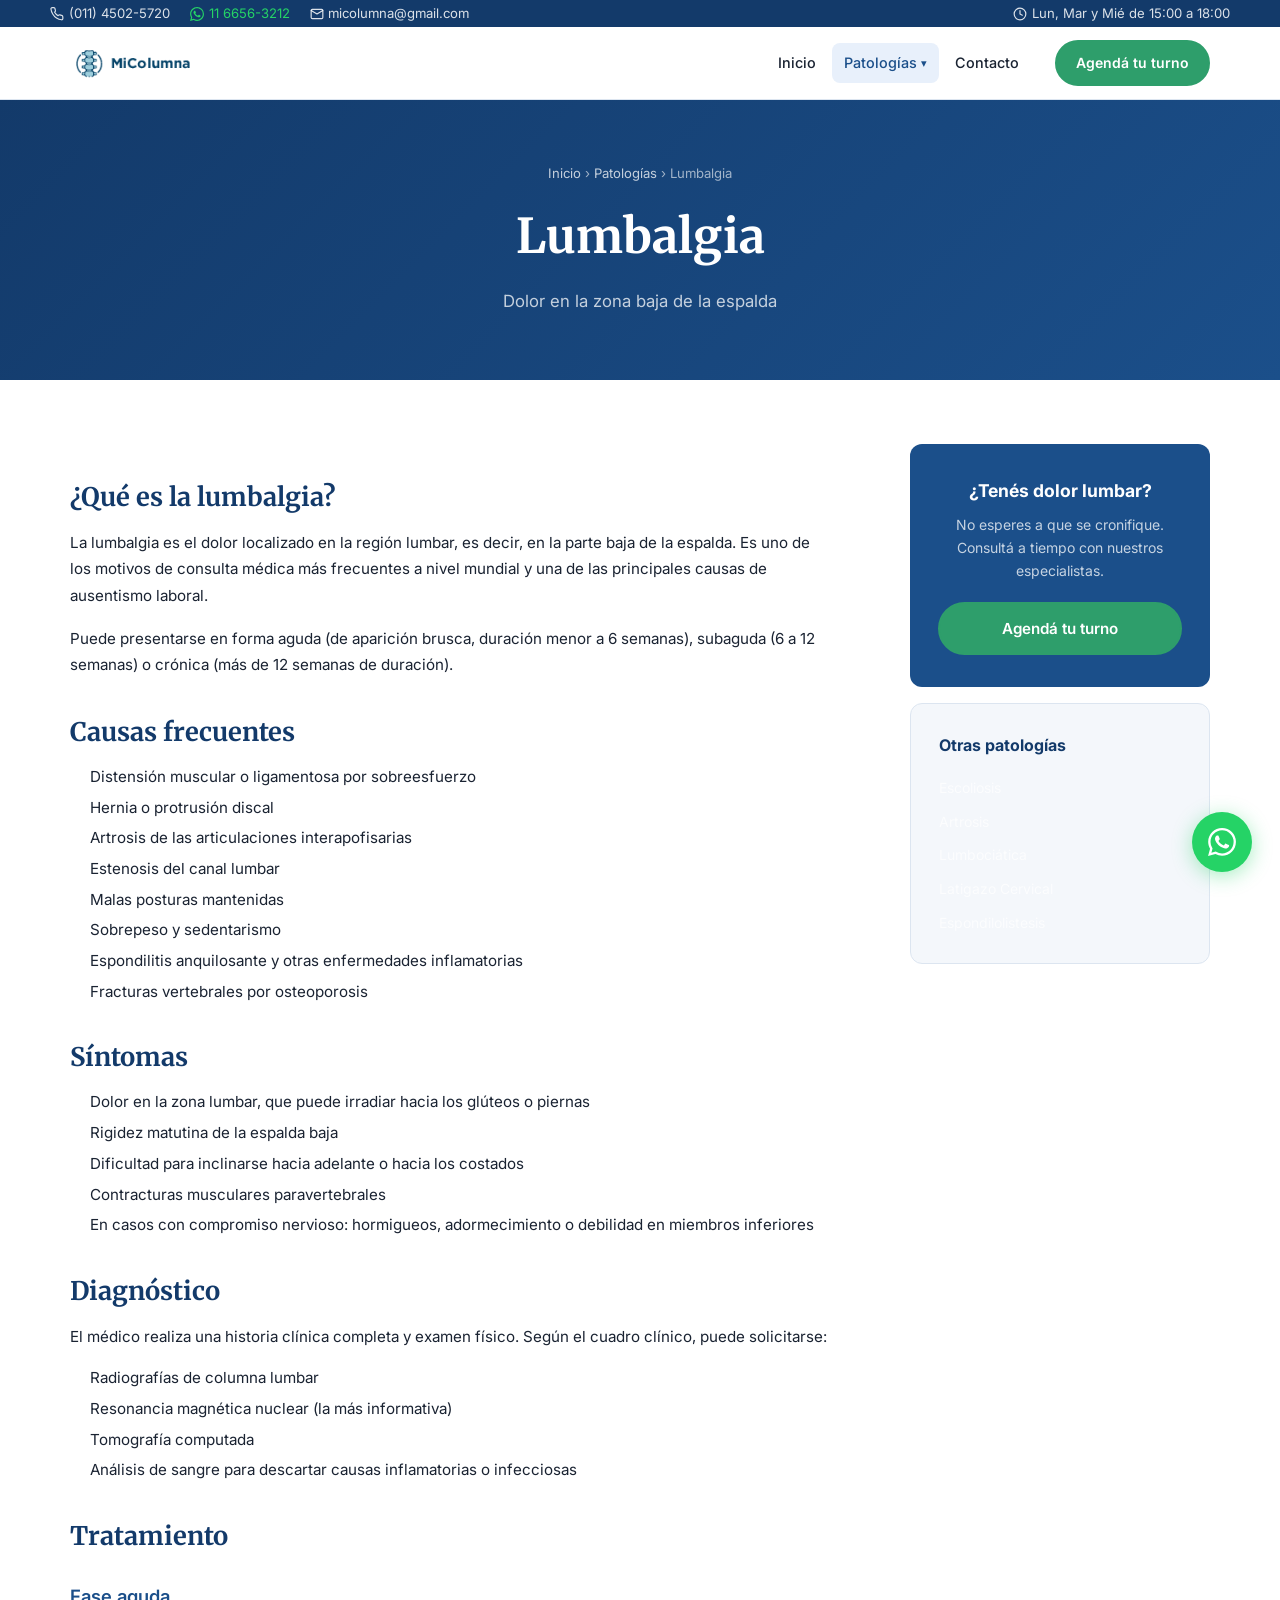
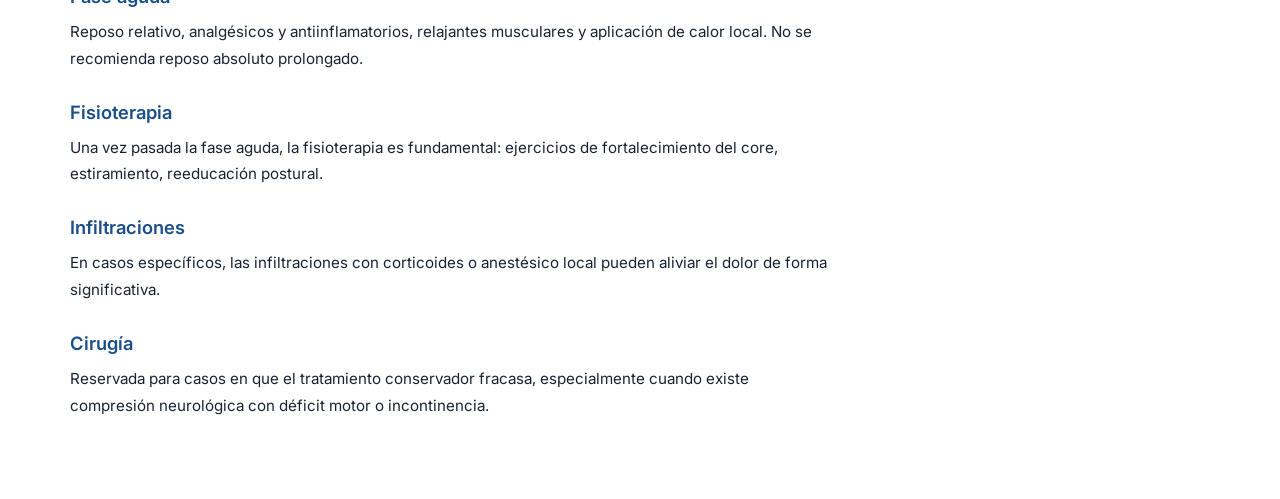
<file: patologias/lumbalgia.html>
<!DOCTYPE html>
<html lang="es">
<head>
  <meta charset="UTF-8" />
  <link rel="icon" href="../img/logo_pequeno.png" type="image/png" />
  <meta name="viewport" content="width=device-width, initial-scale=1.0" />
  <title>Lumbalgia | Mi Columna</title>
  <meta name="description" content="Todo sobre lumbalgia: causas, síntomas y tratamiento del dolor lumbar. Dr. Miceli, traumatólogo especializado en columna vertebral, Villa Devoto, Buenos Aires." />
  <meta property="og:title" content="Lumbalgia | Mi Columna" />
  <meta property="og:description" content="Consultorio médico en Villa Devoto, Buenos Aires. Dr. Miceli, traumatólogo especializado en columna, y Dra. Moughty Cueto, neurocirujana." />
  <meta property="og:image" content="https://fmicelii.github.io/Pagina-MiColumna/img/logo_pequeno.png" />
  <meta property="og:type" content="website" />
  <meta property="og:url" content="https://fmicelii.github.io/Pagina-MiColumna/patologias/lumbalgia.html" />
  <link rel="stylesheet" href="../css/styles.css" />
  <link href="https://fonts.googleapis.com/css2?family=Inter:wght@300;400;500;600;700&family=Merriweather:wght@400;700&display=swap" rel="stylesheet" />
</head>
<body>
  <div class="topbar">
      <div class="topbar__contacts">
        <a href="tel:01145025720" class="topbar__link">
          <svg xmlns="http://www.w3.org/2000/svg" width="14" height="14" viewBox="0 0 24 24" fill="none" stroke="currentColor" stroke-width="2" stroke-linecap="round" stroke-linejoin="round"><path d="M22 16.92v3a2 2 0 0 1-2.18 2 19.79 19.79 0 0 1-8.63-3.07A19.5 19.5 0 0 1 4.69 12 19.79 19.79 0 0 1 1.63 3.36 2 2 0 0 1 3.6 1.18h3a2 2 0 0 1 2 1.72 12.84 12.84 0 0 0 .7 2.81 2 2 0 0 1-.45 2.11L7.91 8.91a16 16 0 0 0 6 6l.91-.91a2 2 0 0 1 2.11-.45 12.84 12.84 0 0 0 2.81.7A2 2 0 0 1 21.73 16.92z"/></svg>
          (011) 4502-5720
        </a>
        <a href="https://wa.me/5491166563212" target="_blank" rel="noopener" class="topbar__link topbar__link--whatsapp">
          <svg xmlns="http://www.w3.org/2000/svg" width="14" height="14" viewBox="0 0 24 24" fill="currentColor"><path d="M17.472 14.382c-.297-.149-1.758-.867-2.03-.967-.273-.099-.471-.148-.67.15-.197.297-.767.966-.94 1.164-.173.199-.347.223-.644.075-.297-.15-1.255-.463-2.39-1.475-.883-.788-1.48-1.761-1.653-2.059-.173-.297-.018-.458.13-.606.134-.133.298-.347.446-.52.149-.174.198-.298.298-.497.099-.198.05-.371-.025-.52-.075-.149-.669-1.612-.916-2.207-.242-.579-.487-.5-.669-.51-.173-.008-.371-.01-.57-.01-.198 0-.52.074-.792.372-.272.297-1.04 1.016-1.04 2.479 0 1.462 1.065 2.875 1.213 3.074.149.198 2.096 3.2 5.077 4.487.709.306 1.262.489 1.694.625.712.227 1.36.195 1.871.118.571-.085 1.758-.719 2.006-1.413.248-.694.248-1.289.173-1.413-.074-.124-.272-.198-.57-.347m-5.421 7.403h-.004a9.87 9.87 0 0 1-5.031-1.378l-.361-.214-3.741.982.998-3.648-.235-.374a9.86 9.86 0 0 1-1.51-5.26c.001-5.45 4.436-9.884 9.888-9.884 2.64 0 5.122 1.03 6.988 2.898a9.825 9.825 0 0 1 2.893 6.994c-.003 5.45-4.437 9.884-9.885 9.884m8.413-18.297A11.815 11.815 0 0 0 12.05 0C5.495 0 .16 5.335.157 11.892c0 2.096.547 4.142 1.588 5.945L.057 24l6.305-1.654a11.882 11.882 0 0 0 5.683 1.448h.005c6.554 0 11.89-5.335 11.893-11.893a11.821 11.821 0 0 0-3.48-8.413Z"/></svg>
          11 6656-3212
        </a>
        <a href="mailto:micolumna@gmail.com" class="topbar__link">
          <svg xmlns="http://www.w3.org/2000/svg" width="14" height="14" viewBox="0 0 24 24" fill="none" stroke="currentColor" stroke-width="2" stroke-linecap="round" stroke-linejoin="round"><path d="M4 4h16c1.1 0 2 .9 2 2v12c0 1.1-.9 2-2 2H4c-1.1 0-2-.9-2-2V6c0-1.1.9-2 2-2z"/><polyline points="22,6 12,12 2,6"/></svg>
          micolumna@gmail.com
        </a>
      </div>
      <div class="topbar__hours">
        <svg xmlns="http://www.w3.org/2000/svg" width="14" height="14" viewBox="0 0 24 24" fill="none" stroke="currentColor" stroke-width="2" stroke-linecap="round" stroke-linejoin="round"><circle cx="12" cy="12" r="10"/><polyline points="12 6 12 12 16 14"/></svg>
        Lun, Mar y Mié de 15:00 a 18:00
      </div>
  </div>
  <header class="navbar" id="navbar"><div class="container navbar__inner"><a href="../index.html" class="navbar__logo">
        <img src="../img/logo.png" alt="MiColumna — Dr. Miceli, especialista en columna vertebral" style="display:none" onload="this.style.display='block'; this.nextElementSibling.style.display='none'" onerror="this.style.display='none'" />
        <span class="navbar__logo-text">MiColumna</span>
      </a><nav class="navbar__menu" id="navMenu"><ul class="navbar__list"><li><a href="../index.html" class="navbar__link">Inicio</a></li><li class="navbar__item--dropdown"><a href="#" class="navbar__link navbar__link--drop active">Patologías <span class="arrow">▾</span></a><ul class="navbar__dropdown"><li><a href="escoliosis.html">Escoliosis</a></li><li><a href="lumbalgia.html">Lumbalgia</a></li><li><a href="artrosis.html">Artrosis</a></li><li><a href="lumbociatica.html">Lumbociática</a></li><li><a href="latigazo-cervical.html">Latigazo Cervical</a></li><li><a href="espondilolistesis.html">Espondilolistesis</a></li></ul></li><li><a href="../contacto.html" class="navbar__link">Contacto</a></li></ul></nav><a href="https://wa.me/5491166563212" target="_blank" rel="noopener" class="btn btn--primary navbar__cta">Agendá tu turno</a><button class="navbar__hamburger" id="hamburger" aria-label="Abrir menú" aria-expanded="false"><span></span><span></span><span></span></button></div></header>

  <section class="page-hero">
    <div class="container">
      <p class="page-hero__breadcrumb"><a href="../index.html">Inicio</a> › <a href="#">Patologías</a> › Lumbalgia</p>
      <h1 class="page-hero__title">Lumbalgia</h1>
      <p class="page-hero__subtitle">Dolor en la zona baja de la espalda</p>
    </div>
  </section>

  <section class="page-content">
    <div class="container">
      <div class="page-content__inner">
        <article class="page-content__body">
          <h2>¿Qué es la lumbalgia?</h2>
          <p>La lumbalgia es el dolor localizado en la región lumbar, es decir, en la parte baja de la espalda. Es uno de los motivos de consulta médica más frecuentes a nivel mundial y una de las principales causas de ausentismo laboral.</p>
          <p>Puede presentarse en forma aguda (de aparición brusca, duración menor a 6 semanas), subaguda (6 a 12 semanas) o crónica (más de 12 semanas de duración).</p>

          <h2>Causas frecuentes</h2>
          <ul>
            <li>Distensión muscular o ligamentosa por sobreesfuerzo</li>
            <li>Hernia o protrusión discal</li>
            <li>Artrosis de las articulaciones interapofisarias</li>
            <li>Estenosis del canal lumbar</li>
            <li>Malas posturas mantenidas</li>
            <li>Sobrepeso y sedentarismo</li>
            <li>Espondilitis anquilosante y otras enfermedades inflamatorias</li>
            <li>Fracturas vertebrales por osteoporosis</li>
          </ul>

          <h2>Síntomas</h2>
          <ul>
            <li>Dolor en la zona lumbar, que puede irradiar hacia los glúteos o piernas</li>
            <li>Rigidez matutina de la espalda baja</li>
            <li>Dificultad para inclinarse hacia adelante o hacia los costados</li>
            <li>Contracturas musculares paravertebrales</li>
            <li>En casos con compromiso nervioso: hormigueos, adormecimiento o debilidad en miembros inferiores</li>
          </ul>

          <h2>Diagnóstico</h2>
          <p>El médico realiza una historia clínica completa y examen físico. Según el cuadro clínico, puede solicitarse:</p>
          <ul>
            <li>Radiografías de columna lumbar</li>
            <li>Resonancia magnética nuclear (la más informativa)</li>
            <li>Tomografía computada</li>
            <li>Análisis de sangre para descartar causas inflamatorias o infecciosas</li>
          </ul>

          <h2>Tratamiento</h2>
          <h3>Fase aguda</h3>
          <p>Reposo relativo, analgésicos y antiinflamatorios, relajantes musculares y aplicación de calor local. No se recomienda reposo absoluto prolongado.</p>
          <h3>Fisioterapia</h3>
          <p>Una vez pasada la fase aguda, la fisioterapia es fundamental: ejercicios de fortalecimiento del core, estiramiento, reeducación postural.</p>
          <h3>Infiltraciones</h3>
          <p>En casos específicos, las infiltraciones con corticoides o anestésico local pueden aliviar el dolor de forma significativa.</p>
          <h3>Cirugía</h3>
          <p>Reservada para casos en que el tratamiento conservador fracasa, especialmente cuando existe compresión neurológica con déficit motor o incontinencia.</p>
        </article>
        <aside>
          <div class="sidebar-cta">
            <h4>¿Tenés dolor lumbar?</h4>
            <p>No esperes a que se cronifique. Consultá a tiempo con nuestros especialistas.</p>
            <a href="https://wa.me/5491166563212?text=Hola,%20quiero%20consultar%20por%20lumbalgia." target="_blank" rel="noopener" class="btn btn--primary btn--full">Agendá tu turno</a>
          </div>
          <div class="sidebar-card" style="margin-top:1rem"><h4>Otras patologías</h4><ul class="footer__links"><li><a href="escoliosis.html">Escoliosis</a></li><li><a href="artrosis.html">Artrosis</a></li><li><a href="lumbociatica.html">Lumbociática</a></li><li><a href="latigazo-cervical.html">Latigazo Cervical</a></li><li><a href="espondilolistesis.html">Espondilolistesis</a></li></ul></div>
        </aside>
      </div>
    </div>
  </section>

  <a href="https://wa.me/5491166563212" target="_blank" rel="noopener" class="whatsapp-float" aria-label="Contactar por WhatsApp"><svg xmlns="http://www.w3.org/2000/svg" width="28" height="28" viewBox="0 0 24 24" fill="currentColor"><path d="M17.472 14.382c-.297-.149-1.758-.867-2.03-.967-.273-.099-.471-.148-.67.15-.197.297-.767.966-.94 1.164-.173.199-.347.223-.644.075-.297-.15-1.255-.463-2.39-1.475-.883-.788-1.48-1.761-1.653-2.059-.173-.297-.018-.458.13-.606.134-.133.298-.347.446-.52.149-.174.198-.298.298-.497.099-.198.05-.371-.025-.52-.075-.149-.669-1.612-.916-2.207-.242-.579-.487-.5-.669-.51-.173-.008-.371-.01-.57-.01-.198 0-.52.074-.792.372-.272.297-1.04 1.016-1.04 2.479 0 1.462 1.065 2.875 1.213 3.074.149.198 2.096 3.2 5.077 4.487.709.306 1.262.489 1.694.625.712.227 1.36.195 1.871.118.571-.085 1.758-.719 2.006-1.413.248-.694.248-1.289.173-1.413-.074-.124-.272-.198-.57-.347m-5.421 7.403h-.004a9.87 9.87 0 0 1-5.031-1.378l-.361-.214-3.741.982.998-3.648-.235-.374a9.86 9.86 0 0 1-1.51-5.26c.001-5.45 4.436-9.884 9.888-9.884 2.64 0 5.122 1.03 6.988 2.898a9.825 9.825 0 0 1 2.893 6.994c-.003 5.45-4.437 9.884-9.885 9.884m8.413-18.297A11.815 11.815 0 0 0 12.05 0C5.495 0 .16 5.335.157 11.892c0 2.096.547 4.142 1.588 5.945L.057 24l6.305-1.654a11.882 11.882 0 0 0 5.683 1.448h.005c6.554 0 11.89-5.335 11.893-11.893a11.821 11.821 0 0 0-3.48-8.413Z"/></svg></a>
  <script src="../js/script.js"></script>
</body>
</html>
</file>
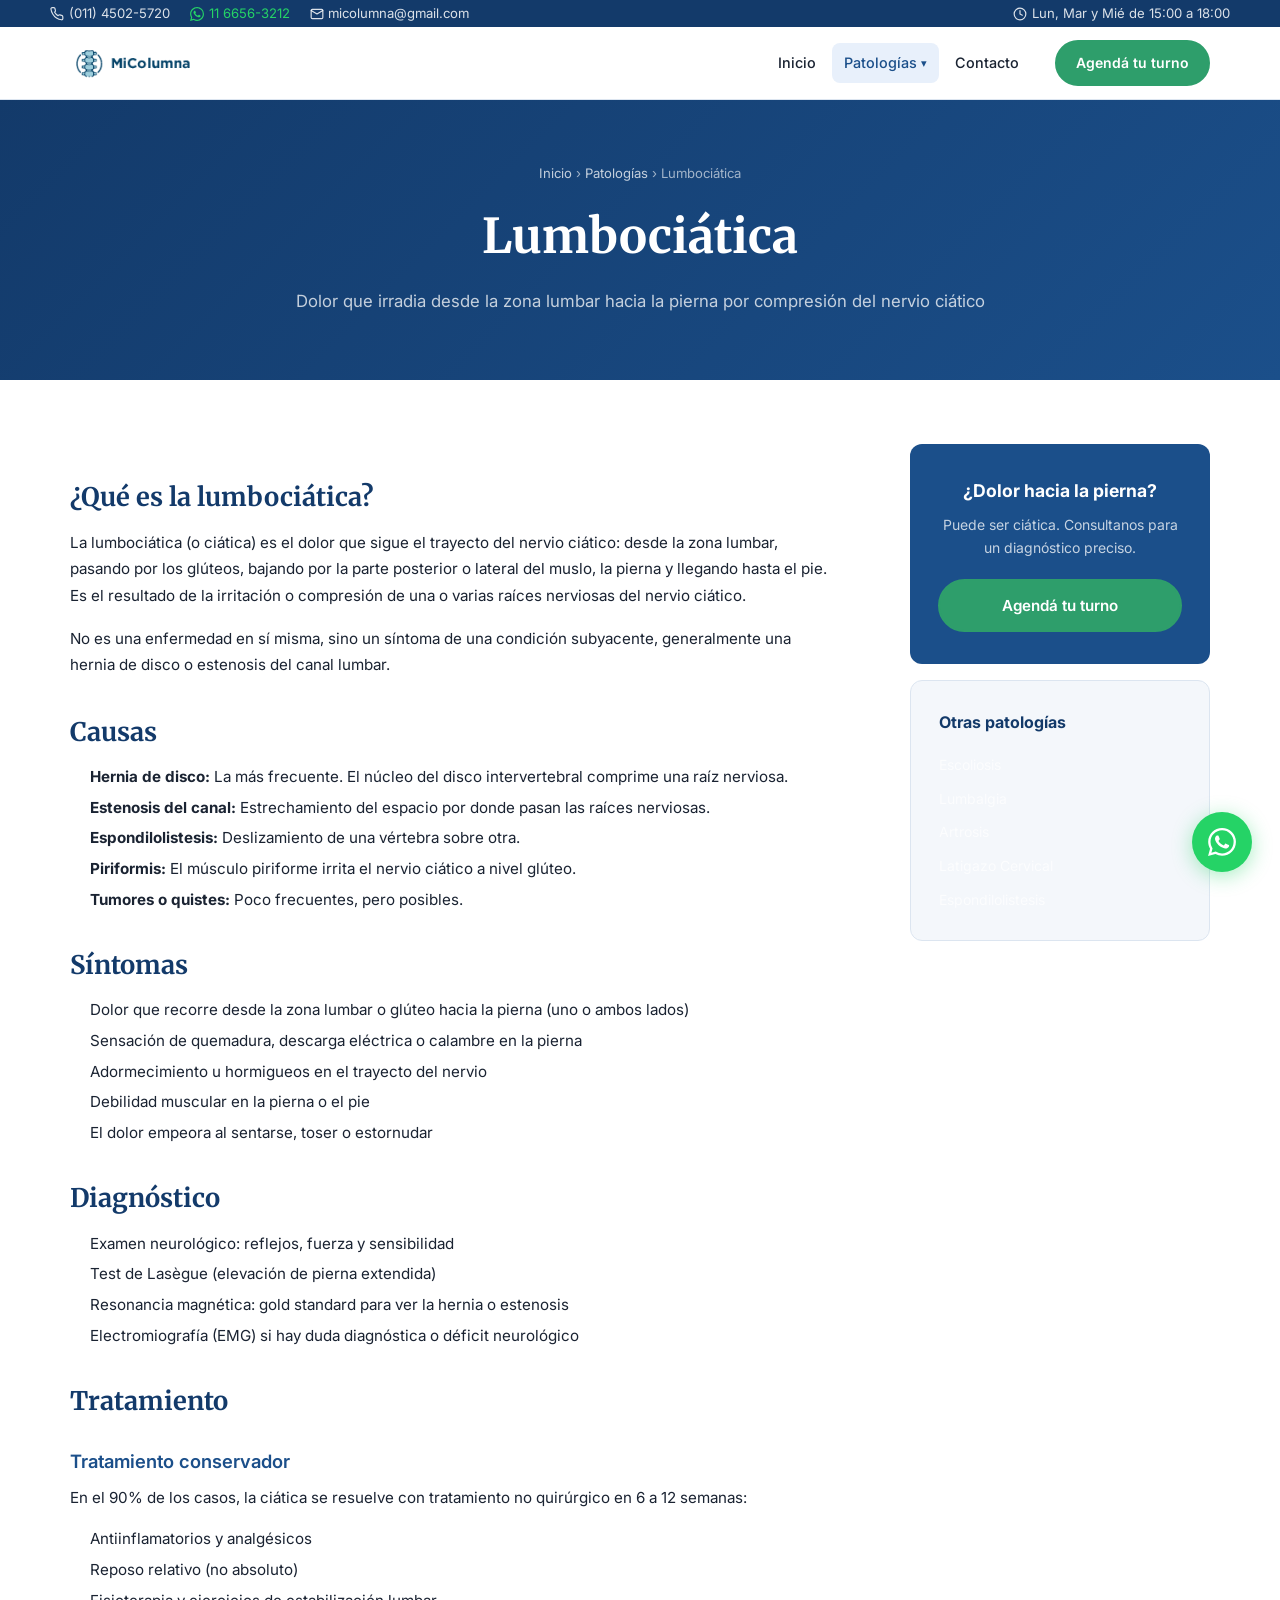
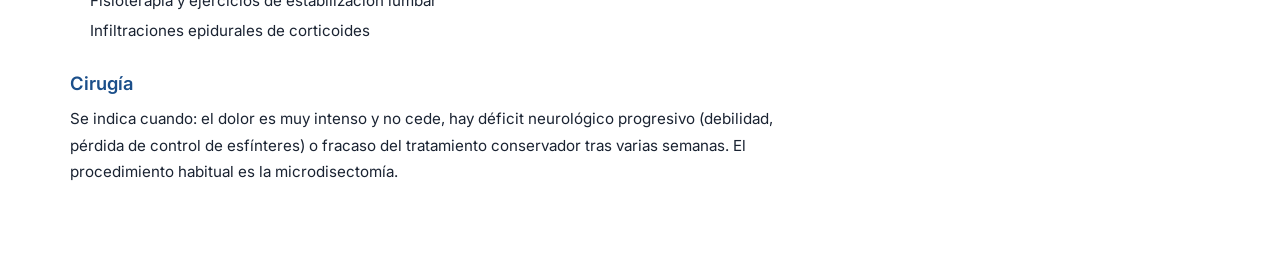
<file: patologias/lumbociatica.html>
<!DOCTYPE html>
<html lang="es">
<head>
  <meta charset="UTF-8" />
  <link rel="icon" href="../img/logo_pequeno.png" type="image/png" />
  <meta name="viewport" content="width=device-width, initial-scale=1.0" />
  <title>Lumbociática | Mi Columna</title>
  <meta name="description" content="Qué es la lumbociática, sus causas, síntomas y tratamiento. Dr. Miceli, traumatólogo especializado en columna vertebral, Villa Devoto, Buenos Aires." />
  <meta property="og:title" content="Lumbociática | Mi Columna" />
  <meta property="og:description" content="Consultorio médico en Villa Devoto, Buenos Aires. Dr. Miceli, traumatólogo especializado en columna, y Dra. Moughty Cueto, neurocirujana." />
  <meta property="og:image" content="https://fmicelii.github.io/Pagina-MiColumna/img/logo_pequeno.png" />
  <meta property="og:type" content="website" />
  <meta property="og:url" content="https://fmicelii.github.io/Pagina-MiColumna/patologias/lumbociatica.html" />
  <link rel="stylesheet" href="../css/styles.css" />
  <link href="https://fonts.googleapis.com/css2?family=Inter:wght@300;400;500;600;700&family=Merriweather:wght@400;700&display=swap" rel="stylesheet" />
</head>
<body>
  <div class="topbar">
      <div class="topbar__contacts">
        <a href="tel:01145025720" class="topbar__link">
          <svg xmlns="http://www.w3.org/2000/svg" width="14" height="14" viewBox="0 0 24 24" fill="none" stroke="currentColor" stroke-width="2" stroke-linecap="round" stroke-linejoin="round"><path d="M22 16.92v3a2 2 0 0 1-2.18 2 19.79 19.79 0 0 1-8.63-3.07A19.5 19.5 0 0 1 4.69 12 19.79 19.79 0 0 1 1.63 3.36 2 2 0 0 1 3.6 1.18h3a2 2 0 0 1 2 1.72 12.84 12.84 0 0 0 .7 2.81 2 2 0 0 1-.45 2.11L7.91 8.91a16 16 0 0 0 6 6l.91-.91a2 2 0 0 1 2.11-.45 12.84 12.84 0 0 0 2.81.7A2 2 0 0 1 21.73 16.92z"/></svg>
          (011) 4502-5720
        </a>
        <a href="https://wa.me/5491166563212" target="_blank" rel="noopener" class="topbar__link topbar__link--whatsapp">
          <svg xmlns="http://www.w3.org/2000/svg" width="14" height="14" viewBox="0 0 24 24" fill="currentColor"><path d="M17.472 14.382c-.297-.149-1.758-.867-2.03-.967-.273-.099-.471-.148-.67.15-.197.297-.767.966-.94 1.164-.173.199-.347.223-.644.075-.297-.15-1.255-.463-2.39-1.475-.883-.788-1.48-1.761-1.653-2.059-.173-.297-.018-.458.13-.606.134-.133.298-.347.446-.52.149-.174.198-.298.298-.497.099-.198.05-.371-.025-.52-.075-.149-.669-1.612-.916-2.207-.242-.579-.487-.5-.669-.51-.173-.008-.371-.01-.57-.01-.198 0-.52.074-.792.372-.272.297-1.04 1.016-1.04 2.479 0 1.462 1.065 2.875 1.213 3.074.149.198 2.096 3.2 5.077 4.487.709.306 1.262.489 1.694.625.712.227 1.36.195 1.871.118.571-.085 1.758-.719 2.006-1.413.248-.694.248-1.289.173-1.413-.074-.124-.272-.198-.57-.347m-5.421 7.403h-.004a9.87 9.87 0 0 1-5.031-1.378l-.361-.214-3.741.982.998-3.648-.235-.374a9.86 9.86 0 0 1-1.51-5.26c.001-5.45 4.436-9.884 9.888-9.884 2.64 0 5.122 1.03 6.988 2.898a9.825 9.825 0 0 1 2.893 6.994c-.003 5.45-4.437 9.884-9.885 9.884m8.413-18.297A11.815 11.815 0 0 0 12.05 0C5.495 0 .16 5.335.157 11.892c0 2.096.547 4.142 1.588 5.945L.057 24l6.305-1.654a11.882 11.882 0 0 0 5.683 1.448h.005c6.554 0 11.89-5.335 11.893-11.893a11.821 11.821 0 0 0-3.48-8.413Z"/></svg>
          11 6656-3212
        </a>
        <a href="mailto:micolumna@gmail.com" class="topbar__link">
          <svg xmlns="http://www.w3.org/2000/svg" width="14" height="14" viewBox="0 0 24 24" fill="none" stroke="currentColor" stroke-width="2" stroke-linecap="round" stroke-linejoin="round"><path d="M4 4h16c1.1 0 2 .9 2 2v12c0 1.1-.9 2-2 2H4c-1.1 0-2-.9-2-2V6c0-1.1.9-2 2-2z"/><polyline points="22,6 12,12 2,6"/></svg>
          micolumna@gmail.com
        </a>
      </div>
      <div class="topbar__hours">
        <svg xmlns="http://www.w3.org/2000/svg" width="14" height="14" viewBox="0 0 24 24" fill="none" stroke="currentColor" stroke-width="2" stroke-linecap="round" stroke-linejoin="round"><circle cx="12" cy="12" r="10"/><polyline points="12 6 12 12 16 14"/></svg>
        Lun, Mar y Mié de 15:00 a 18:00
      </div>
  </div>
  <header class="navbar" id="navbar"><div class="container navbar__inner"><a href="../index.html" class="navbar__logo">
        <img src="../img/logo.png" alt="MiColumna — Dr. Miceli, especialista en columna vertebral" style="display:none" onload="this.style.display='block'; this.nextElementSibling.style.display='none'" onerror="this.style.display='none'" />
        <span class="navbar__logo-text">MiColumna</span>
      </a><nav class="navbar__menu" id="navMenu"><ul class="navbar__list"><li><a href="../index.html" class="navbar__link">Inicio</a></li><li class="navbar__item--dropdown"><a href="#" class="navbar__link navbar__link--drop active">Patologías <span class="arrow">▾</span></a><ul class="navbar__dropdown"><li><a href="escoliosis.html">Escoliosis</a></li><li><a href="lumbalgia.html">Lumbalgia</a></li><li><a href="artrosis.html">Artrosis</a></li><li><a href="lumbociatica.html">Lumbociática</a></li><li><a href="latigazo-cervical.html">Latigazo Cervical</a></li><li><a href="espondilolistesis.html">Espondilolistesis</a></li></ul></li><li><a href="../contacto.html" class="navbar__link">Contacto</a></li></ul></nav><a href="https://wa.me/5491166563212" target="_blank" rel="noopener" class="btn btn--primary navbar__cta">Agendá tu turno</a><button class="navbar__hamburger" id="hamburger" aria-label="Abrir menú" aria-expanded="false"><span></span><span></span><span></span></button></div></header>

  <section class="page-hero">
    <div class="container">
      <p class="page-hero__breadcrumb"><a href="../index.html">Inicio</a> › <a href="#">Patologías</a> › Lumbociática</p>
      <h1 class="page-hero__title">Lumbociática</h1>
      <p class="page-hero__subtitle">Dolor que irradia desde la zona lumbar hacia la pierna por compresión del nervio ciático</p>
    </div>
  </section>

  <section class="page-content">
    <div class="container">
      <div class="page-content__inner">
        <article class="page-content__body">
          <h2>¿Qué es la lumbociática?</h2>
          <p>La lumbociática (o ciática) es el dolor que sigue el trayecto del nervio ciático: desde la zona lumbar, pasando por los glúteos, bajando por la parte posterior o lateral del muslo, la pierna y llegando hasta el pie. Es el resultado de la irritación o compresión de una o varias raíces nerviosas del nervio ciático.</p>
          <p>No es una enfermedad en sí misma, sino un síntoma de una condición subyacente, generalmente una hernia de disco o estenosis del canal lumbar.</p>

          <h2>Causas</h2>
          <ul>
            <li><strong>Hernia de disco:</strong> La más frecuente. El núcleo del disco intervertebral comprime una raíz nerviosa.</li>
            <li><strong>Estenosis del canal:</strong> Estrechamiento del espacio por donde pasan las raíces nerviosas.</li>
            <li><strong>Espondilolistesis:</strong> Deslizamiento de una vértebra sobre otra.</li>
            <li><strong>Piriformis:</strong> El músculo piriforme irrita el nervio ciático a nivel glúteo.</li>
            <li><strong>Tumores o quistes:</strong> Poco frecuentes, pero posibles.</li>
          </ul>

          <h2>Síntomas</h2>
          <ul>
            <li>Dolor que recorre desde la zona lumbar o glúteo hacia la pierna (uno o ambos lados)</li>
            <li>Sensación de quemadura, descarga eléctrica o calambre en la pierna</li>
            <li>Adormecimiento u hormigueos en el trayecto del nervio</li>
            <li>Debilidad muscular en la pierna o el pie</li>
            <li>El dolor empeora al sentarse, toser o estornudar</li>
          </ul>

          <h2>Diagnóstico</h2>
          <ul>
            <li>Examen neurológico: reflejos, fuerza y sensibilidad</li>
            <li>Test de Lasègue (elevación de pierna extendida)</li>
            <li>Resonancia magnética: gold standard para ver la hernia o estenosis</li>
            <li>Electromiografía (EMG) si hay duda diagnóstica o déficit neurológico</li>
          </ul>

          <h2>Tratamiento</h2>
          <h3>Tratamiento conservador</h3>
          <p>En el 90% de los casos, la ciática se resuelve con tratamiento no quirúrgico en 6 a 12 semanas:</p>
          <ul>
            <li>Antiinflamatorios y analgésicos</li>
            <li>Reposo relativo (no absoluto)</li>
            <li>Fisioterapia y ejercicios de estabilización lumbar</li>
            <li>Infiltraciones epidurales de corticoides</li>
          </ul>
          <h3>Cirugía</h3>
          <p>Se indica cuando: el dolor es muy intenso y no cede, hay déficit neurológico progresivo (debilidad, pérdida de control de esfínteres) o fracaso del tratamiento conservador tras varias semanas. El procedimiento habitual es la microdisectomía.</p>
        </article>
        <aside>
          <div class="sidebar-cta">
            <h4>¿Dolor hacia la pierna?</h4>
            <p>Puede ser ciática. Consultanos para un diagnóstico preciso.</p>
            <a href="https://wa.me/5491166563212?text=Hola,%20quiero%20consultar%20por%20lumbociática." target="_blank" rel="noopener" class="btn btn--primary btn--full">Agendá tu turno</a>
          </div>
          <div class="sidebar-card" style="margin-top:1rem"><h4>Otras patologías</h4><ul class="footer__links"><li><a href="escoliosis.html">Escoliosis</a></li><li><a href="lumbalgia.html">Lumbalgia</a></li><li><a href="artrosis.html">Artrosis</a></li><li><a href="latigazo-cervical.html">Latigazo Cervical</a></li><li><a href="espondilolistesis.html">Espondilolistesis</a></li></ul></div>
        </aside>
      </div>
    </div>
  </section>

  <a href="https://wa.me/5491166563212" target="_blank" rel="noopener" class="whatsapp-float" aria-label="Contactar por WhatsApp"><svg xmlns="http://www.w3.org/2000/svg" width="28" height="28" viewBox="0 0 24 24" fill="currentColor"><path d="M17.472 14.382c-.297-.149-1.758-.867-2.03-.967-.273-.099-.471-.148-.67.15-.197.297-.767.966-.94 1.164-.173.199-.347.223-.644.075-.297-.15-1.255-.463-2.39-1.475-.883-.788-1.48-1.761-1.653-2.059-.173-.297-.018-.458.13-.606.134-.133.298-.347.446-.52.149-.174.198-.298.298-.497.099-.198.05-.371-.025-.52-.075-.149-.669-1.612-.916-2.207-.242-.579-.487-.5-.669-.51-.173-.008-.371-.01-.57-.01-.198 0-.52.074-.792.372-.272.297-1.04 1.016-1.04 2.479 0 1.462 1.065 2.875 1.213 3.074.149.198 2.096 3.2 5.077 4.487.709.306 1.262.489 1.694.625.712.227 1.36.195 1.871.118.571-.085 1.758-.719 2.006-1.413.248-.694.248-1.289.173-1.413-.074-.124-.272-.198-.57-.347m-5.421 7.403h-.004a9.87 9.87 0 0 1-5.031-1.378l-.361-.214-3.741.982.998-3.648-.235-.374a9.86 9.86 0 0 1-1.51-5.26c.001-5.45 4.436-9.884 9.888-9.884 2.64 0 5.122 1.03 6.988 2.898a9.825 9.825 0 0 1 2.893 6.994c-.003 5.45-4.437 9.884-9.885 9.884m8.413-18.297A11.815 11.815 0 0 0 12.05 0C5.495 0 .16 5.335.157 11.892c0 2.096.547 4.142 1.588 5.945L.057 24l6.305-1.654a11.882 11.882 0 0 0 5.683 1.448h.005c6.554 0 11.89-5.335 11.893-11.893a11.821 11.821 0 0 0-3.48-8.413Z"/></svg></a>
  <script src="../js/script.js"></script>
</body>
</html>
</file>
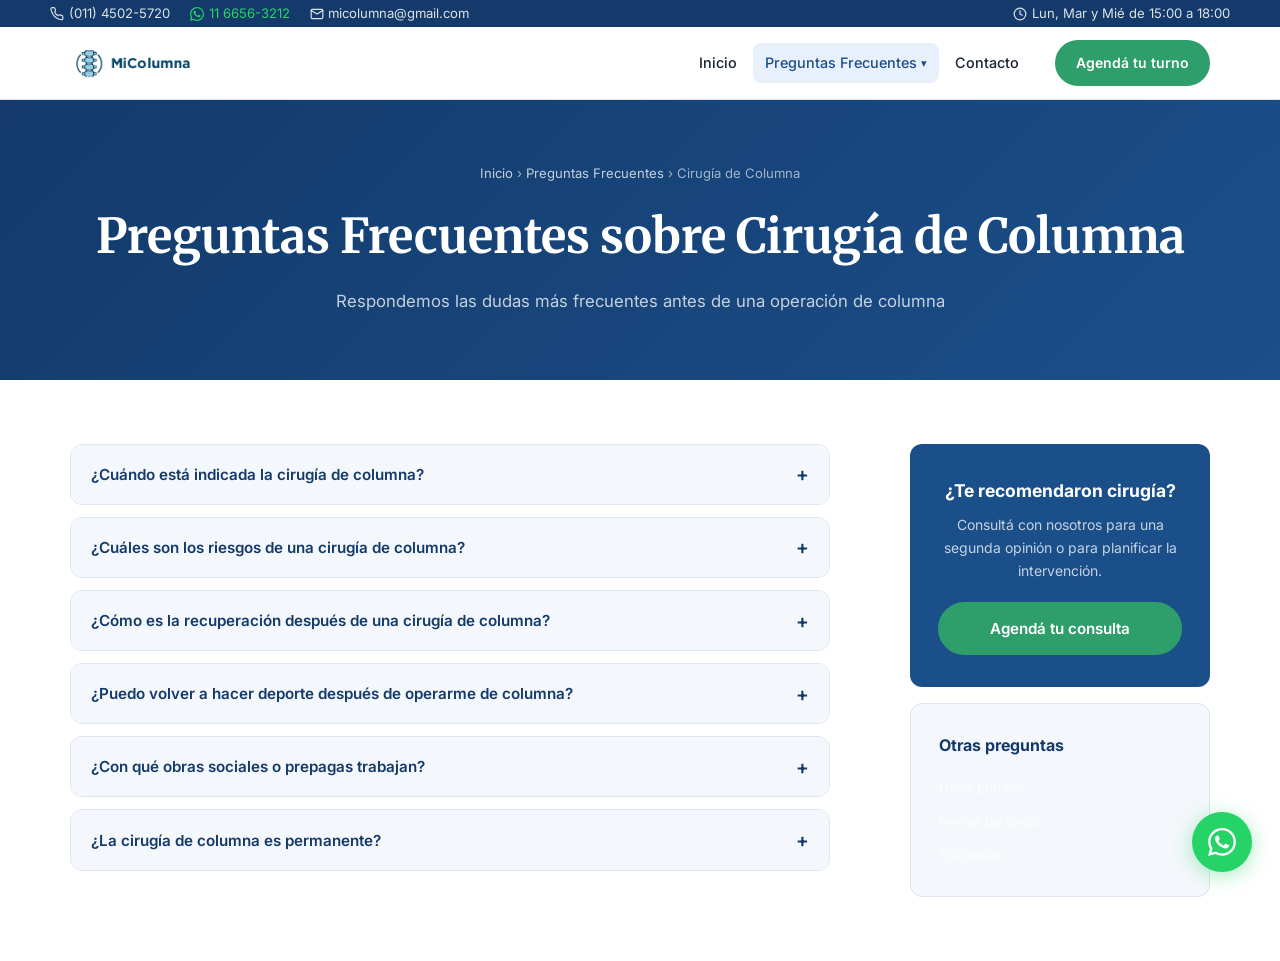
<file: preguntas-frecuentes/cirugia-de-columna.html>
<!DOCTYPE html>
<html lang="es">
<head>
  <meta charset="UTF-8" />
  <link rel="icon" href="../img/logo_pequeno.png" type="image/png" />
  <meta name="viewport" content="width=device-width, initial-scale=1.0" />
  <title>Cirugía de Columna | Mi Columna</title>
  <meta name="description" content="Todo lo que necesitás saber sobre la cirugía de columna: cuándo operarse, riesgos y recuperación. Dr. Miceli, traumatólogo especializado en columna vertebral, Villa Devoto, Buenos Aires." />
  <meta property="og:title" content="Cirugía de Columna | Mi Columna" />
  <meta property="og:description" content="Consultorio médico en Villa Devoto, Buenos Aires. Dr. Miceli, traumatólogo especializado en columna, y Dra. Moughty Cueto, neurocirujana." />
  <meta property="og:image" content="https://fmicelii.github.io/Pagina-MiColumna/img/logo_pequeno.png" />
  <meta property="og:type" content="website" />
  <meta property="og:url" content="https://fmicelii.github.io/Pagina-MiColumna/preguntas-frecuentes/cirugia-de-columna.html" />
  <link rel="stylesheet" href="../css/styles.css" />
  <link href="https://fonts.googleapis.com/css2?family=Inter:wght@300;400;500;600;700&family=Merriweather:wght@400;700&display=swap" rel="stylesheet" />
  <style>.faq-list{display:flex;flex-direction:column;gap:.75rem}.faq-item{border:1px solid var(--color-border);border-radius:var(--radius);overflow:hidden}.faq-trigger{width:100%;background:var(--color-bg-alt);border:none;text-align:left;padding:1.1rem 1.25rem;font-size:.95rem;font-weight:600;color:var(--color-primary-dark);cursor:pointer;display:flex;justify-content:space-between;align-items:center;gap:1rem;font-family:var(--font-sans);transition:background var(--transition)}.faq-trigger:hover{background:var(--color-primary-light)}.faq-trigger[aria-expanded="true"]{background:var(--color-primary-light);color:var(--color-primary)}.faq-trigger .faq-icon{flex-shrink:0;font-size:1.2rem;transition:transform var(--transition)}.faq-trigger[aria-expanded="true"] .faq-icon{transform:rotate(45deg)}.faq-body{max-height:0;overflow:hidden;transition:max-height .3s ease}.faq-body.open{max-height:600px}.faq-body__inner{padding:1rem 1.25rem 1.25rem;font-size:.9rem;color:var(--color-text-light);line-height:1.75;border-top:1px solid var(--color-border)}.faq-body__inner p{margin-bottom:.75rem}.faq-body__inner p:last-child{margin-bottom:0}</style>
</head>
<body>
  <div class="topbar">
      <div class="topbar__contacts">
        <a href="tel:01145025720" class="topbar__link">
          <svg xmlns="http://www.w3.org/2000/svg" width="14" height="14" viewBox="0 0 24 24" fill="none" stroke="currentColor" stroke-width="2" stroke-linecap="round" stroke-linejoin="round"><path d="M22 16.92v3a2 2 0 0 1-2.18 2 19.79 19.79 0 0 1-8.63-3.07A19.5 19.5 0 0 1 4.69 12 19.79 19.79 0 0 1 1.63 3.36 2 2 0 0 1 3.6 1.18h3a2 2 0 0 1 2 1.72 12.84 12.84 0 0 0 .7 2.81 2 2 0 0 1-.45 2.11L7.91 8.91a16 16 0 0 0 6 6l.91-.91a2 2 0 0 1 2.11-.45 12.84 12.84 0 0 0 2.81.7A2 2 0 0 1 21.73 16.92z"/></svg>
          (011) 4502-5720
        </a>
        <a href="https://wa.me/5491166563212" target="_blank" rel="noopener" class="topbar__link topbar__link--whatsapp">
          <svg xmlns="http://www.w3.org/2000/svg" width="14" height="14" viewBox="0 0 24 24" fill="currentColor"><path d="M17.472 14.382c-.297-.149-1.758-.867-2.03-.967-.273-.099-.471-.148-.67.15-.197.297-.767.966-.94 1.164-.173.199-.347.223-.644.075-.297-.15-1.255-.463-2.39-1.475-.883-.788-1.48-1.761-1.653-2.059-.173-.297-.018-.458.13-.606.134-.133.298-.347.446-.52.149-.174.198-.298.298-.497.099-.198.05-.371-.025-.52-.075-.149-.669-1.612-.916-2.207-.242-.579-.487-.5-.669-.51-.173-.008-.371-.01-.57-.01-.198 0-.52.074-.792.372-.272.297-1.04 1.016-1.04 2.479 0 1.462 1.065 2.875 1.213 3.074.149.198 2.096 3.2 5.077 4.487.709.306 1.262.489 1.694.625.712.227 1.36.195 1.871.118.571-.085 1.758-.719 2.006-1.413.248-.694.248-1.289.173-1.413-.074-.124-.272-.198-.57-.347m-5.421 7.403h-.004a9.87 9.87 0 0 1-5.031-1.378l-.361-.214-3.741.982.998-3.648-.235-.374a9.86 9.86 0 0 1-1.51-5.26c.001-5.45 4.436-9.884 9.888-9.884 2.64 0 5.122 1.03 6.988 2.898a9.825 9.825 0 0 1 2.893 6.994c-.003 5.45-4.437 9.884-9.885 9.884m8.413-18.297A11.815 11.815 0 0 0 12.05 0C5.495 0 .16 5.335.157 11.892c0 2.096.547 4.142 1.588 5.945L.057 24l6.305-1.654a11.882 11.882 0 0 0 5.683 1.448h.005c6.554 0 11.89-5.335 11.893-11.893a11.821 11.821 0 0 0-3.48-8.413Z"/></svg>
          11 6656-3212
        </a>
        <a href="mailto:micolumna@gmail.com" class="topbar__link">
          <svg xmlns="http://www.w3.org/2000/svg" width="14" height="14" viewBox="0 0 24 24" fill="none" stroke="currentColor" stroke-width="2" stroke-linecap="round" stroke-linejoin="round"><path d="M4 4h16c1.1 0 2 .9 2 2v12c0 1.1-.9 2-2 2H4c-1.1 0-2-.9-2-2V6c0-1.1.9-2 2-2z"/><polyline points="22,6 12,12 2,6"/></svg>
          micolumna@gmail.com
        </a>
      </div>
      <div class="topbar__hours">
        <svg xmlns="http://www.w3.org/2000/svg" width="14" height="14" viewBox="0 0 24 24" fill="none" stroke="currentColor" stroke-width="2" stroke-linecap="round" stroke-linejoin="round"><circle cx="12" cy="12" r="10"/><polyline points="12 6 12 12 16 14"/></svg>
        Lun, Mar y Mié de 15:00 a 18:00
      </div>
  </div>
  <header class="navbar" id="navbar"><div class="container navbar__inner"><a href="../index.html" class="navbar__logo">
        <img src="../img/logo.png" alt="MiColumna — Dr. Miceli, especialista en columna vertebral" style="display:none" onload="this.style.display='block'; this.nextElementSibling.style.display='none'" onerror="this.style.display='none'" />
        <span class="navbar__logo-text">MiColumna</span>
      </a><nav class="navbar__menu" id="navMenu"><ul class="navbar__list"><li><a href="../index.html" class="navbar__link">Inicio</a></li><li class="navbar__item--dropdown"><a href="#" class="navbar__link navbar__link--drop active">Preguntas Frecuentes <span class="arrow">▾</span></a><ul class="navbar__dropdown"><li><a href="dolor-lumbar.html">Dolor Lumbar</a></li><li><a href="hernia-de-disco.html">Hernia de Disco</a></li><li><a href="escoliosis-faq.html">Escoliosis</a></li><li><a href="cirugia-de-columna.html">Cirugía de Columna</a></li></ul></li><li><a href="../contacto.html" class="navbar__link">Contacto</a></li></ul></nav><a href="https://wa.me/5491166563212" target="_blank" rel="noopener" class="btn btn--primary navbar__cta">Agendá tu turno</a><button class="navbar__hamburger" id="hamburger" aria-label="Abrir menú" aria-expanded="false"><span></span><span></span><span></span></button></div></header>

  <section class="page-hero">
    <div class="container">
      <p class="page-hero__breadcrumb"><a href="../index.html">Inicio</a> › <a href="#">Preguntas Frecuentes</a> › Cirugía de Columna</p>
      <h1 class="page-hero__title">Preguntas Frecuentes sobre Cirugía de Columna</h1>
      <p class="page-hero__subtitle">Respondemos las dudas más frecuentes antes de una operación de columna</p>
    </div>
  </section>

  <section class="page-content">
    <div class="container">
      <div class="page-content__inner">
        <article class="page-content__body">
          <div class="faq-list">
            <div class="faq-item"><button class="faq-trigger" aria-expanded="false"><span>¿Cuándo está indicada la cirugía de columna?</span><span class="faq-icon">+</span></button><div class="faq-body"><div class="faq-body__inner"><p>La cirugía de columna se indica cuando existe una causa estructural que genera compresión nerviosa o inestabilidad, y cuando el tratamiento conservador correctamente realizado no logra el alivio esperado en un tiempo razonable.</p><p>Las principales indicaciones son: hernia de disco con déficit neurológico (debilidad, problemas de control de esfínteres), estenosis de canal severa, espondilolistesis inestable, escoliosis progresiva, fracturas vertebrales y tumores.</p></div></div></div>
            <div class="faq-item"><button class="faq-trigger" aria-expanded="false"><span>¿Cuáles son los riesgos de una cirugía de columna?</span><span class="faq-icon">+</span></button><div class="faq-body"><div class="faq-body__inner"><p>Como toda cirugía, implica riesgos: infección, sangrado, lesión nerviosa o vascular, y en cirugías más complejas, riesgos anestésicos. Sin embargo, en manos de un equipo experimentado, las complicaciones graves son poco frecuentes.</p><p>El riesgo debe evaluarse siempre en relación al beneficio esperado. En muchos casos, no operar conlleva mayor riesgo que operar (por ejemplo, ante déficit neurológico progresivo).</p></div></div></div>
            <div class="faq-item"><button class="faq-trigger" aria-expanded="false"><span>¿Cómo es la recuperación después de una cirugía de columna?</span><span class="faq-icon">+</span></button><div class="faq-body"><div class="faq-body__inner"><p>Depende del tipo de cirugía. Una microdisectomía (hernia de disco) permite caminar el mismo día y alta en 24-48 horas. Una artrodesis lumbar (fusión vertebral) requiere 3-5 días de internación y varios meses de rehabilitación para recuperación completa.</p><p>En todos los casos, la fisioterapia postoperatoria es fundamental. La mayoría de los pacientes notan mejoría significativa del dolor irradiado en las primeras semanas.</p></div></div></div>
            <div class="faq-item"><button class="faq-trigger" aria-expanded="false"><span>¿Puedo volver a hacer deporte después de operarme de columna?</span><span class="faq-icon">+</span></button><div class="faq-body"><div class="faq-body__inner"><p>En general sí, aunque depende del tipo de cirugía. Después de una microdisectomía, es posible retomar deportes de bajo impacto (natación, bicicleta) en 6-8 semanas, y deportes más exigentes a los 3-4 meses.</p><p>Después de una artrodesis (fusión), los tiempos son más largos y algunos deportes de contacto o de alto impacto pueden estar contraindicados. El médico indicará las actividades apropiadas según la evolución.</p></div></div></div>
            <div class="faq-item"><button class="faq-trigger" aria-expanded="false"><span>¿Con qué obras sociales o prepagas trabajan?</span><span class="faq-icon">+</span></button><div class="faq-body"><div class="faq-body__inner"><p>Trabajamos con las principales obras sociales y prepagas del país. Para conocer si tu cobertura está incluida, te recomendamos consultarnos directamente. Para las intervenciones quirúrgicas, el equipo administrativo te orientará en los trámites de autorización previos.</p><p>También atendemos pacientes particulares y podemos orientarlos sobre presupuestos para intervenciones quirúrgicas.</p></div></div></div>
            <div class="faq-item"><button class="faq-trigger" aria-expanded="false"><span>¿La cirugía de columna es permanente?</span><span class="faq-icon">+</span></button><div class="faq-body"><div class="faq-body__inner"><p>Los resultados de una cirugía bien indicada son duraderos. Sin embargo, la columna sigue sujeta al envejecimiento natural. En casos de artrodesis (fusión), los niveles adyacentes a la fusión pueden desarrollar cambios degenerativos con el tiempo, aunque esto no siempre genera síntomas.</p><p>Mantener un estilo de vida activo, un peso saludable y la musculatura del tronco fuerte son los mejores factores para proteger los resultados quirúrgicos a largo plazo.</p></div></div></div>
          </div>
        </article>
        <aside>
          <div class="sidebar-cta"><h4>¿Te recomendaron cirugía?</h4><p>Consultá con nosotros para una segunda opinión o para planificar la intervención.</p><a href="https://wa.me/5491166563212" target="_blank" rel="noopener" class="btn btn--primary btn--full">Agendá tu consulta</a></div>
          <div class="sidebar-card" style="margin-top:1rem"><h4>Otras preguntas</h4><ul class="footer__links"><li><a href="dolor-lumbar.html">Dolor Lumbar</a></li><li><a href="hernia-de-disco.html">Hernia de Disco</a></li><li><a href="escoliosis-faq.html">Escoliosis</a></li></ul></div>
        </aside>
      </div>
    </div>
  </section>

  <a href="https://wa.me/5491166563212" target="_blank" rel="noopener" class="whatsapp-float" aria-label="Contactar por WhatsApp"><svg xmlns="http://www.w3.org/2000/svg" width="28" height="28" viewBox="0 0 24 24" fill="currentColor"><path d="M17.472 14.382c-.297-.149-1.758-.867-2.03-.967-.273-.099-.471-.148-.67.15-.197.297-.767.966-.94 1.164-.173.199-.347.223-.644.075-.297-.15-1.255-.463-2.39-1.475-.883-.788-1.48-1.761-1.653-2.059-.173-.297-.018-.458.13-.606.134-.133.298-.347.446-.52.149-.174.198-.298.298-.497.099-.198.05-.371-.025-.52-.075-.149-.669-1.612-.916-2.207-.242-.579-.487-.5-.669-.51-.173-.008-.371-.01-.57-.01-.198 0-.52.074-.792.372-.272.297-1.04 1.016-1.04 2.479 0 1.462 1.065 2.875 1.213 3.074.149.198 2.096 3.2 5.077 4.487.709.306 1.262.489 1.694.625.712.227 1.36.195 1.871.118.571-.085 1.758-.719 2.006-1.413.248-.694.248-1.289.173-1.413-.074-.124-.272-.198-.57-.347m-5.421 7.403h-.004a9.87 9.87 0 0 1-5.031-1.378l-.361-.214-3.741.982.998-3.648-.235-.374a9.86 9.86 0 0 1-1.51-5.26c.001-5.45 4.436-9.884 9.888-9.884 2.64 0 5.122 1.03 6.988 2.898a9.825 9.825 0 0 1 2.893 6.994c-.003 5.45-4.437 9.884-9.885 9.884m8.413-18.297A11.815 11.815 0 0 0 12.05 0C5.495 0 .16 5.335.157 11.892c0 2.096.547 4.142 1.588 5.945L.057 24l6.305-1.654a11.882 11.882 0 0 0 5.683 1.448h.005c6.554 0 11.89-5.335 11.893-11.893a11.821 11.821 0 0 0-3.48-8.413Z"/></svg></a>
  <script src="../js/script.js"></script>
  <script>document.querySelectorAll('.faq-trigger').forEach(btn=>{btn.addEventListener('click',()=>{const e=btn.getAttribute('aria-expanded')==='true';document.querySelectorAll('.faq-trigger').forEach(b=>{b.setAttribute('aria-expanded','false');b.nextElementSibling.classList.remove('open');});if(!e){btn.setAttribute('aria-expanded','true');btn.nextElementSibling.classList.add('open');}});});</script>
</body>
</html>
</file>
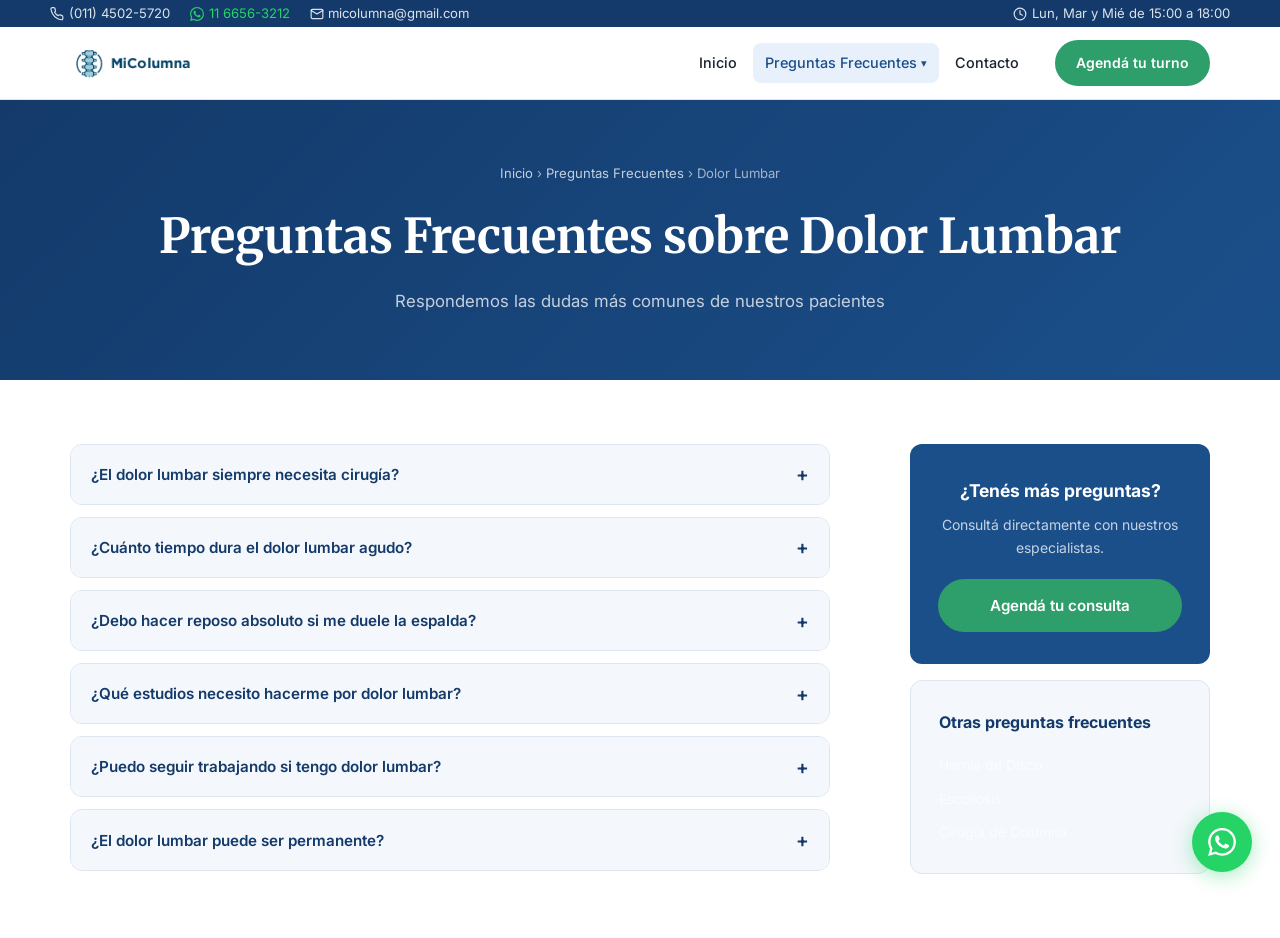
<file: preguntas-frecuentes/dolor-lumbar.html>
<!DOCTYPE html>
<html lang="es">
<head>
  <meta charset="UTF-8" />
  <link rel="icon" href="../img/logo_pequeno.png" type="image/png" />
  <meta name="viewport" content="width=device-width, initial-scale=1.0" />
  <title>Dolor Lumbar | Mi Columna</title>
  <meta name="description" content="Preguntas frecuentes sobre dolor lumbar. Respuestas del Dr. Miceli, traumatólogo especializado en columna vertebral, Villa Devoto, Buenos Aires." />
  <meta property="og:title" content="Dolor Lumbar | Mi Columna" />
  <meta property="og:description" content="Consultorio médico en Villa Devoto, Buenos Aires. Dr. Miceli, traumatólogo especializado en columna, y Dra. Moughty Cueto, neurocirujana." />
  <meta property="og:image" content="https://fmicelii.github.io/Pagina-MiColumna/img/logo_pequeno.png" />
  <meta property="og:type" content="website" />
  <meta property="og:url" content="https://fmicelii.github.io/Pagina-MiColumna/preguntas-frecuentes/dolor-lumbar.html" />
  <link rel="stylesheet" href="../css/styles.css" />
  <link href="https://fonts.googleapis.com/css2?family=Inter:wght@300;400;500;600;700&family=Merriweather:wght@400;700&display=swap" rel="stylesheet" />
  <style>
    .faq-list { display: flex; flex-direction: column; gap: .75rem; }
    .faq-item { border: 1px solid var(--color-border); border-radius: var(--radius); overflow: hidden; }
    .faq-trigger {
      width: 100%; background: var(--color-bg-alt); border: none; text-align: left;
      padding: 1.1rem 1.25rem; font-size: .95rem; font-weight: 600; color: var(--color-primary-dark);
      cursor: pointer; display: flex; justify-content: space-between; align-items: center; gap: 1rem;
      font-family: var(--font-sans); transition: background var(--transition);
    }
    .faq-trigger:hover { background: var(--color-primary-light); }
    .faq-trigger[aria-expanded="true"] { background: var(--color-primary-light); color: var(--color-primary); }
    .faq-trigger .faq-icon { flex-shrink: 0; font-size: 1.2rem; transition: transform var(--transition); }
    .faq-trigger[aria-expanded="true"] .faq-icon { transform: rotate(45deg); }
    .faq-body { max-height: 0; overflow: hidden; transition: max-height .3s ease; }
    .faq-body.open { max-height: 600px; }
    .faq-body__inner { padding: 1rem 1.25rem 1.25rem; font-size: .9rem; color: var(--color-text-light); line-height: 1.75; border-top: 1px solid var(--color-border); }
    .faq-body__inner p { margin-bottom: .75rem; }
    .faq-body__inner p:last-child { margin-bottom: 0; }
  </style>
</head>
<body>
  <div class="topbar">
      <div class="topbar__contacts">
        <a href="tel:01145025720" class="topbar__link">
          <svg xmlns="http://www.w3.org/2000/svg" width="14" height="14" viewBox="0 0 24 24" fill="none" stroke="currentColor" stroke-width="2" stroke-linecap="round" stroke-linejoin="round"><path d="M22 16.92v3a2 2 0 0 1-2.18 2 19.79 19.79 0 0 1-8.63-3.07A19.5 19.5 0 0 1 4.69 12 19.79 19.79 0 0 1 1.63 3.36 2 2 0 0 1 3.6 1.18h3a2 2 0 0 1 2 1.72 12.84 12.84 0 0 0 .7 2.81 2 2 0 0 1-.45 2.11L7.91 8.91a16 16 0 0 0 6 6l.91-.91a2 2 0 0 1 2.11-.45 12.84 12.84 0 0 0 2.81.7A2 2 0 0 1 21.73 16.92z"/></svg>
          (011) 4502-5720
        </a>
        <a href="https://wa.me/5491166563212" target="_blank" rel="noopener" class="topbar__link topbar__link--whatsapp">
          <svg xmlns="http://www.w3.org/2000/svg" width="14" height="14" viewBox="0 0 24 24" fill="currentColor"><path d="M17.472 14.382c-.297-.149-1.758-.867-2.03-.967-.273-.099-.471-.148-.67.15-.197.297-.767.966-.94 1.164-.173.199-.347.223-.644.075-.297-.15-1.255-.463-2.39-1.475-.883-.788-1.48-1.761-1.653-2.059-.173-.297-.018-.458.13-.606.134-.133.298-.347.446-.52.149-.174.198-.298.298-.497.099-.198.05-.371-.025-.52-.075-.149-.669-1.612-.916-2.207-.242-.579-.487-.5-.669-.51-.173-.008-.371-.01-.57-.01-.198 0-.52.074-.792.372-.272.297-1.04 1.016-1.04 2.479 0 1.462 1.065 2.875 1.213 3.074.149.198 2.096 3.2 5.077 4.487.709.306 1.262.489 1.694.625.712.227 1.36.195 1.871.118.571-.085 1.758-.719 2.006-1.413.248-.694.248-1.289.173-1.413-.074-.124-.272-.198-.57-.347m-5.421 7.403h-.004a9.87 9.87 0 0 1-5.031-1.378l-.361-.214-3.741.982.998-3.648-.235-.374a9.86 9.86 0 0 1-1.51-5.26c.001-5.45 4.436-9.884 9.888-9.884 2.64 0 5.122 1.03 6.988 2.898a9.825 9.825 0 0 1 2.893 6.994c-.003 5.45-4.437 9.884-9.885 9.884m8.413-18.297A11.815 11.815 0 0 0 12.05 0C5.495 0 .16 5.335.157 11.892c0 2.096.547 4.142 1.588 5.945L.057 24l6.305-1.654a11.882 11.882 0 0 0 5.683 1.448h.005c6.554 0 11.89-5.335 11.893-11.893a11.821 11.821 0 0 0-3.48-8.413Z"/></svg>
          11 6656-3212
        </a>
        <a href="mailto:micolumna@gmail.com" class="topbar__link">
          <svg xmlns="http://www.w3.org/2000/svg" width="14" height="14" viewBox="0 0 24 24" fill="none" stroke="currentColor" stroke-width="2" stroke-linecap="round" stroke-linejoin="round"><path d="M4 4h16c1.1 0 2 .9 2 2v12c0 1.1-.9 2-2 2H4c-1.1 0-2-.9-2-2V6c0-1.1.9-2 2-2z"/><polyline points="22,6 12,12 2,6"/></svg>
          micolumna@gmail.com
        </a>
      </div>
      <div class="topbar__hours">
        <svg xmlns="http://www.w3.org/2000/svg" width="14" height="14" viewBox="0 0 24 24" fill="none" stroke="currentColor" stroke-width="2" stroke-linecap="round" stroke-linejoin="round"><circle cx="12" cy="12" r="10"/><polyline points="12 6 12 12 16 14"/></svg>
        Lun, Mar y Mié de 15:00 a 18:00
      </div>
  </div>
  <header class="navbar" id="navbar"><div class="container navbar__inner"><a href="../index.html" class="navbar__logo">
        <img src="../img/logo.png" alt="MiColumna — Dr. Miceli, especialista en columna vertebral" style="display:none" onload="this.style.display='block'; this.nextElementSibling.style.display='none'" onerror="this.style.display='none'" />
        <span class="navbar__logo-text">MiColumna</span>
      </a><nav class="navbar__menu" id="navMenu"><ul class="navbar__list"><li><a href="../index.html" class="navbar__link">Inicio</a></li><li class="navbar__item--dropdown"><a href="#" class="navbar__link navbar__link--drop active">Preguntas Frecuentes <span class="arrow">▾</span></a><ul class="navbar__dropdown"><li><a href="dolor-lumbar.html">Dolor Lumbar</a></li><li><a href="hernia-de-disco.html">Hernia de Disco</a></li><li><a href="escoliosis-faq.html">Escoliosis</a></li><li><a href="cirugia-de-columna.html">Cirugía de Columna</a></li></ul></li><li><a href="../contacto.html" class="navbar__link">Contacto</a></li></ul></nav><a href="https://wa.me/5491166563212" target="_blank" rel="noopener" class="btn btn--primary navbar__cta">Agendá tu turno</a><button class="navbar__hamburger" id="hamburger" aria-label="Abrir menú" aria-expanded="false"><span></span><span></span><span></span></button></div></header>

  <section class="page-hero">
    <div class="container">
      <p class="page-hero__breadcrumb"><a href="../index.html">Inicio</a> › <a href="#">Preguntas Frecuentes</a> › Dolor Lumbar</p>
      <h1 class="page-hero__title">Preguntas Frecuentes sobre Dolor Lumbar</h1>
      <p class="page-hero__subtitle">Respondemos las dudas más comunes de nuestros pacientes</p>
    </div>
  </section>

  <section class="page-content">
    <div class="container">
      <div class="page-content__inner">
        <article class="page-content__body">
          <div class="faq-list">
            <div class="faq-item">
              <button class="faq-trigger" aria-expanded="false"><span>¿El dolor lumbar siempre necesita cirugía?</span><span class="faq-icon">+</span></button>
              <div class="faq-body"><div class="faq-body__inner"><p>No. La gran mayoría de los casos de dolor lumbar (más del 90%) se resuelven sin cirugía con tratamiento conservador: reposo relativo, antiinflamatorios, fisioterapia y ejercicio.</p><p>La cirugía se reserva para casos específicos: cuando hay compresión neurológica con déficit motor o de esfínteres, cuando el dolor es muy severo y no responde al tratamiento conservador tras varias semanas, o cuando existe una patología estructural que progresa.</p></div></div>
            </div>
            <div class="faq-item">
              <button class="faq-trigger" aria-expanded="false"><span>¿Cuánto tiempo dura el dolor lumbar agudo?</span><span class="faq-icon">+</span></button>
              <div class="faq-body"><div class="faq-body__inner"><p>La lumbalgia aguda generalmente mejora en 4 a 6 semanas con el tratamiento adecuado. Sin embargo, entre el 30 y el 40% de los pacientes pueden tener recaídas, por lo que es importante trabajar en la prevención con ejercicios de fortalecimiento y corrección postural.</p><p>Si el dolor persiste más de 6 semanas o si aparecen síntomas neurológicos (hormigueos, debilidad, pérdida de control de esfínteres), consultá con un especialista de inmediato.</p></div></div>
            </div>
            <div class="faq-item">
              <button class="faq-trigger" aria-expanded="false"><span>¿Debo hacer reposo absoluto si me duele la espalda?</span><span class="faq-icon">+</span></button>
              <div class="faq-body"><div class="faq-body__inner"><p>No. El reposo absoluto y prolongado está desaconsejado. Actualmente se sabe que el reposo en cama por más de 2-3 días puede empeorar el dolor lumbar, ya que debilita los músculos de soporte y prolonga la recuperación.</p><p>Lo recomendado es reposo relativo: reducir las actividades que generan dolor, pero mantenerse activo dentro de lo que sea tolerable. Caminar a ritmo suave y movimientos cotidianos ayudan a la recuperación.</p></div></div>
            </div>
            <div class="faq-item">
              <button class="faq-trigger" aria-expanded="false"><span>¿Qué estudios necesito hacerme por dolor lumbar?</span><span class="faq-icon">+</span></button>
              <div class="faq-body"><div class="faq-body__inner"><p>En un episodio agudo de lumbalgia sin signos de alarma, generalmente no es necesario realizar estudios de imagen de inmediato. La mayoría de los cuadros se resuelven en pocas semanas.</p><p>Se indican estudios (radiografías, resonancia magnética) cuando: el dolor persiste más de 6 semanas sin mejorar, hay síntomas neurológicos, antecedente de trauma, fiebre, pérdida de peso inexplicada, antecedentes de cáncer, o el paciente es mayor de 50 años.</p></div></div>
            </div>
            <div class="faq-item">
              <button class="faq-trigger" aria-expanded="false"><span>¿Puedo seguir trabajando si tengo dolor lumbar?</span><span class="faq-icon">+</span></button>
              <div class="faq-body"><div class="faq-body__inner"><p>Depende de la intensidad del dolor y del tipo de trabajo. En trabajos de escritorio, generalmente se puede continuar con algunas adaptaciones (postura correcta, pausas frecuentes).</p><p>Para trabajos que implican levantamiento de cargas o posturas forzadas, puede ser necesario un período corto de baja laboral. Tu médico evaluará cada caso y podrá indicar las adaptaciones necesarias.</p></div></div>
            </div>
            <div class="faq-item">
              <button class="faq-trigger" aria-expanded="false"><span>¿El dolor lumbar puede ser permanente?</span><span class="faq-icon">+</span></button>
              <div class="faq-body"><div class="faq-body__inner"><p>La lumbalgia crónica (de más de 3 meses de duración) existe pero, con el tratamiento adecuado, la mayoría de los pacientes logran controlar el dolor y recuperar una buena calidad de vida.</p><p>Es importante un abordaje integral que incluya tratamiento médico, fisioterapia, ejercicio regular y manejo del estrés. En algunos casos se complementa con tratamiento psicológico para el manejo del dolor crónico.</p></div></div>
            </div>
          </div>
        </article>
        <aside>
          <div class="sidebar-cta">
            <h4>¿Tenés más preguntas?</h4>
            <p>Consultá directamente con nuestros especialistas.</p>
            <a href="https://wa.me/5491166563212" target="_blank" rel="noopener" class="btn btn--primary btn--full">Agendá tu consulta</a>
          </div>
          <div class="sidebar-card" style="margin-top:1rem"><h4>Otras preguntas frecuentes</h4><ul class="footer__links"><li><a href="hernia-de-disco.html">Hernia de Disco</a></li><li><a href="escoliosis-faq.html">Escoliosis</a></li><li><a href="cirugia-de-columna.html">Cirugía de Columna</a></li></ul></div>
        </aside>
      </div>
    </div>
  </section>

  <a href="https://wa.me/5491166563212" target="_blank" rel="noopener" class="whatsapp-float" aria-label="Contactar por WhatsApp"><svg xmlns="http://www.w3.org/2000/svg" width="28" height="28" viewBox="0 0 24 24" fill="currentColor"><path d="M17.472 14.382c-.297-.149-1.758-.867-2.03-.967-.273-.099-.471-.148-.67.15-.197.297-.767.966-.94 1.164-.173.199-.347.223-.644.075-.297-.15-1.255-.463-2.39-1.475-.883-.788-1.48-1.761-1.653-2.059-.173-.297-.018-.458.13-.606.134-.133.298-.347.446-.52.149-.174.198-.298.298-.497.099-.198.05-.371-.025-.52-.075-.149-.669-1.612-.916-2.207-.242-.579-.487-.5-.669-.51-.173-.008-.371-.01-.57-.01-.198 0-.52.074-.792.372-.272.297-1.04 1.016-1.04 2.479 0 1.462 1.065 2.875 1.213 3.074.149.198 2.096 3.2 5.077 4.487.709.306 1.262.489 1.694.625.712.227 1.36.195 1.871.118.571-.085 1.758-.719 2.006-1.413.248-.694.248-1.289.173-1.413-.074-.124-.272-.198-.57-.347m-5.421 7.403h-.004a9.87 9.87 0 0 1-5.031-1.378l-.361-.214-3.741.982.998-3.648-.235-.374a9.86 9.86 0 0 1-1.51-5.26c.001-5.45 4.436-9.884 9.888-9.884 2.64 0 5.122 1.03 6.988 2.898a9.825 9.825 0 0 1 2.893 6.994c-.003 5.45-4.437 9.884-9.885 9.884m8.413-18.297A11.815 11.815 0 0 0 12.05 0C5.495 0 .16 5.335.157 11.892c0 2.096.547 4.142 1.588 5.945L.057 24l6.305-1.654a11.882 11.882 0 0 0 5.683 1.448h.005c6.554 0 11.89-5.335 11.893-11.893a11.821 11.821 0 0 0-3.48-8.413Z"/></svg></a>
  <script src="../js/script.js"></script>
  <script>
    document.querySelectorAll('.faq-trigger').forEach(btn => {
      btn.addEventListener('click', () => {
        const expanded = btn.getAttribute('aria-expanded') === 'true';
        document.querySelectorAll('.faq-trigger').forEach(b => { b.setAttribute('aria-expanded','false'); b.nextElementSibling.classList.remove('open'); });
        if (!expanded) { btn.setAttribute('aria-expanded','true'); btn.nextElementSibling.classList.add('open'); }
      });
    });
  </script>
</body>
</html>
</file>
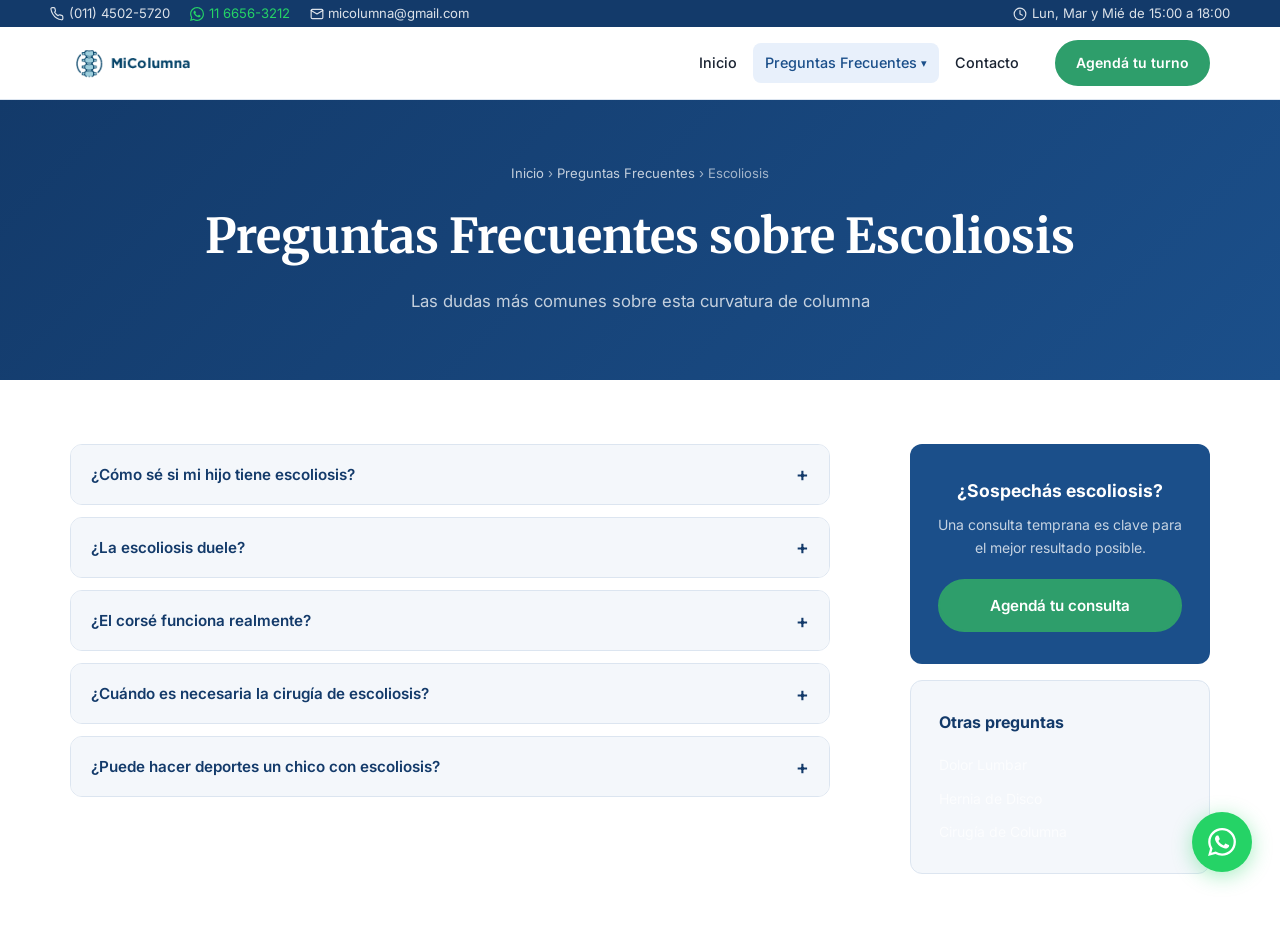
<file: preguntas-frecuentes/escoliosis-faq.html>
<!DOCTYPE html>
<html lang="es">
<head>
  <meta charset="UTF-8" />
  <link rel="icon" href="../img/logo_pequeno.png" type="image/png" />
  <meta name="viewport" content="width=device-width, initial-scale=1.0" />
  <title>Escoliosis - Preguntas Frecuentes | Mi Columna</title>
  <meta name="description" content="Preguntas frecuentes sobre escoliosis: diagnóstico, corsé y cirugía. Dr. Miceli, traumatólogo especializado en columna vertebral, Villa Devoto, Buenos Aires." />
  <meta property="og:title" content="Escoliosis - Preguntas Frecuentes | Mi Columna" />
  <meta property="og:description" content="Consultorio médico en Villa Devoto, Buenos Aires. Dr. Miceli, traumatólogo especializado en columna, y Dra. Moughty Cueto, neurocirujana." />
  <meta property="og:image" content="https://fmicelii.github.io/Pagina-MiColumna/img/logo_pequeno.png" />
  <meta property="og:type" content="website" />
  <meta property="og:url" content="https://fmicelii.github.io/Pagina-MiColumna/preguntas-frecuentes/escoliosis-faq.html" />
  <link rel="stylesheet" href="../css/styles.css" />
  <link href="https://fonts.googleapis.com/css2?family=Inter:wght@300;400;500;600;700&family=Merriweather:wght@400;700&display=swap" rel="stylesheet" />
  <style>.faq-list{display:flex;flex-direction:column;gap:.75rem}.faq-item{border:1px solid var(--color-border);border-radius:var(--radius);overflow:hidden}.faq-trigger{width:100%;background:var(--color-bg-alt);border:none;text-align:left;padding:1.1rem 1.25rem;font-size:.95rem;font-weight:600;color:var(--color-primary-dark);cursor:pointer;display:flex;justify-content:space-between;align-items:center;gap:1rem;font-family:var(--font-sans);transition:background var(--transition)}.faq-trigger:hover{background:var(--color-primary-light)}.faq-trigger[aria-expanded="true"]{background:var(--color-primary-light);color:var(--color-primary)}.faq-trigger .faq-icon{flex-shrink:0;font-size:1.2rem;transition:transform var(--transition)}.faq-trigger[aria-expanded="true"] .faq-icon{transform:rotate(45deg)}.faq-body{max-height:0;overflow:hidden;transition:max-height .3s ease}.faq-body.open{max-height:600px}.faq-body__inner{padding:1rem 1.25rem 1.25rem;font-size:.9rem;color:var(--color-text-light);line-height:1.75;border-top:1px solid var(--color-border)}.faq-body__inner p{margin-bottom:.75rem}.faq-body__inner p:last-child{margin-bottom:0}</style>
</head>
<body>
  <div class="topbar">
      <div class="topbar__contacts">
        <a href="tel:01145025720" class="topbar__link">
          <svg xmlns="http://www.w3.org/2000/svg" width="14" height="14" viewBox="0 0 24 24" fill="none" stroke="currentColor" stroke-width="2" stroke-linecap="round" stroke-linejoin="round"><path d="M22 16.92v3a2 2 0 0 1-2.18 2 19.79 19.79 0 0 1-8.63-3.07A19.5 19.5 0 0 1 4.69 12 19.79 19.79 0 0 1 1.63 3.36 2 2 0 0 1 3.6 1.18h3a2 2 0 0 1 2 1.72 12.84 12.84 0 0 0 .7 2.81 2 2 0 0 1-.45 2.11L7.91 8.91a16 16 0 0 0 6 6l.91-.91a2 2 0 0 1 2.11-.45 12.84 12.84 0 0 0 2.81.7A2 2 0 0 1 21.73 16.92z"/></svg>
          (011) 4502-5720
        </a>
        <a href="https://wa.me/5491166563212" target="_blank" rel="noopener" class="topbar__link topbar__link--whatsapp">
          <svg xmlns="http://www.w3.org/2000/svg" width="14" height="14" viewBox="0 0 24 24" fill="currentColor"><path d="M17.472 14.382c-.297-.149-1.758-.867-2.03-.967-.273-.099-.471-.148-.67.15-.197.297-.767.966-.94 1.164-.173.199-.347.223-.644.075-.297-.15-1.255-.463-2.39-1.475-.883-.788-1.48-1.761-1.653-2.059-.173-.297-.018-.458.13-.606.134-.133.298-.347.446-.52.149-.174.198-.298.298-.497.099-.198.05-.371-.025-.52-.075-.149-.669-1.612-.916-2.207-.242-.579-.487-.5-.669-.51-.173-.008-.371-.01-.57-.01-.198 0-.52.074-.792.372-.272.297-1.04 1.016-1.04 2.479 0 1.462 1.065 2.875 1.213 3.074.149.198 2.096 3.2 5.077 4.487.709.306 1.262.489 1.694.625.712.227 1.36.195 1.871.118.571-.085 1.758-.719 2.006-1.413.248-.694.248-1.289.173-1.413-.074-.124-.272-.198-.57-.347m-5.421 7.403h-.004a9.87 9.87 0 0 1-5.031-1.378l-.361-.214-3.741.982.998-3.648-.235-.374a9.86 9.86 0 0 1-1.51-5.26c.001-5.45 4.436-9.884 9.888-9.884 2.64 0 5.122 1.03 6.988 2.898a9.825 9.825 0 0 1 2.893 6.994c-.003 5.45-4.437 9.884-9.885 9.884m8.413-18.297A11.815 11.815 0 0 0 12.05 0C5.495 0 .16 5.335.157 11.892c0 2.096.547 4.142 1.588 5.945L.057 24l6.305-1.654a11.882 11.882 0 0 0 5.683 1.448h.005c6.554 0 11.89-5.335 11.893-11.893a11.821 11.821 0 0 0-3.48-8.413Z"/></svg>
          11 6656-3212
        </a>
        <a href="mailto:micolumna@gmail.com" class="topbar__link">
          <svg xmlns="http://www.w3.org/2000/svg" width="14" height="14" viewBox="0 0 24 24" fill="none" stroke="currentColor" stroke-width="2" stroke-linecap="round" stroke-linejoin="round"><path d="M4 4h16c1.1 0 2 .9 2 2v12c0 1.1-.9 2-2 2H4c-1.1 0-2-.9-2-2V6c0-1.1.9-2 2-2z"/><polyline points="22,6 12,12 2,6"/></svg>
          micolumna@gmail.com
        </a>
      </div>
      <div class="topbar__hours">
        <svg xmlns="http://www.w3.org/2000/svg" width="14" height="14" viewBox="0 0 24 24" fill="none" stroke="currentColor" stroke-width="2" stroke-linecap="round" stroke-linejoin="round"><circle cx="12" cy="12" r="10"/><polyline points="12 6 12 12 16 14"/></svg>
        Lun, Mar y Mié de 15:00 a 18:00
      </div>
  </div>
  <header class="navbar" id="navbar"><div class="container navbar__inner"><a href="../index.html" class="navbar__logo">
        <img src="../img/logo.png" alt="MiColumna — Dr. Miceli, especialista en columna vertebral" style="display:none" onload="this.style.display='block'; this.nextElementSibling.style.display='none'" onerror="this.style.display='none'" />
        <span class="navbar__logo-text">MiColumna</span>
      </a><nav class="navbar__menu" id="navMenu"><ul class="navbar__list"><li><a href="../index.html" class="navbar__link">Inicio</a></li><li class="navbar__item--dropdown"><a href="#" class="navbar__link navbar__link--drop active">Preguntas Frecuentes <span class="arrow">▾</span></a><ul class="navbar__dropdown"><li><a href="dolor-lumbar.html">Dolor Lumbar</a></li><li><a href="hernia-de-disco.html">Hernia de Disco</a></li><li><a href="escoliosis-faq.html">Escoliosis</a></li><li><a href="cirugia-de-columna.html">Cirugía de Columna</a></li></ul></li><li><a href="../contacto.html" class="navbar__link">Contacto</a></li></ul></nav><a href="https://wa.me/5491166563212" target="_blank" rel="noopener" class="btn btn--primary navbar__cta">Agendá tu turno</a><button class="navbar__hamburger" id="hamburger" aria-label="Abrir menú" aria-expanded="false"><span></span><span></span><span></span></button></div></header>

  <section class="page-hero">
    <div class="container">
      <p class="page-hero__breadcrumb"><a href="../index.html">Inicio</a> › <a href="#">Preguntas Frecuentes</a> › Escoliosis</p>
      <h1 class="page-hero__title">Preguntas Frecuentes sobre Escoliosis</h1>
      <p class="page-hero__subtitle">Las dudas más comunes sobre esta curvatura de columna</p>
    </div>
  </section>

  <section class="page-content">
    <div class="container">
      <div class="page-content__inner">
        <article class="page-content__body">
          <div class="faq-list">
            <div class="faq-item"><button class="faq-trigger" aria-expanded="false"><span>¿Cómo sé si mi hijo tiene escoliosis?</span><span class="faq-icon">+</span></button><div class="faq-body"><div class="faq-body__inner"><p>Los signos más visibles son: hombros o caderas a diferente altura, un omóplato más prominente que el otro, o la sensación de que la ropa no "cae bien". El test de Adams (pedir al niño que se incline hacia adelante con brazos colgando) puede revelar una joroba costal o lumbar.</p><p>Si notás algo de esto, consultá con un especialista. El diagnóstico se confirma con una radiografía de columna completa de pie.</p></div></div></div>
            <div class="faq-item"><button class="faq-trigger" aria-expanded="false"><span>¿La escoliosis duele?</span><span class="faq-icon">+</span></button><div class="faq-body"><div class="faq-body__inner"><p>En adolescentes con escoliosis idiopática, el dolor no suele ser el síntoma principal. La preocupación mayor es la progresión de la curva durante el crecimiento y el aspecto estético.</p><p>En adultos, la escoliosis degenerativa sí puede causar dolor lumbar, rigidez y, si se estrecha el canal, dolor irradiado hacia las piernas.</p></div></div></div>
            <div class="faq-item"><button class="faq-trigger" aria-expanded="false"><span>¿El corsé funciona realmente?</span><span class="faq-icon">+</span></button><div class="faq-body"><div class="faq-body__inner"><p>Sí, cuando se usa correctamente. El corsé no corrige la curva existente, pero puede prevenir su progresión mientras el niño está creciendo. Estudios muestran que el uso de corsé (al menos 18 horas por día) reduce significativamente el riesgo de progresión hacia la cirugía.</p><p>Su efectividad depende de la curva, la edad ósea del paciente y principalmente de la adherencia al tratamiento.</p></div></div></div>
            <div class="faq-item"><button class="faq-trigger" aria-expanded="false"><span>¿Cuándo es necesaria la cirugía de escoliosis?</span><span class="faq-icon">+</span></button><div class="faq-body"><div class="faq-body__inner"><p>La cirugía se indica principalmente cuando: la curva supera los 45-50° en un paciente en crecimiento, la curva sigue progresando a pesar del tratamiento con corsé, o cuando en adultos genera dolor invalidante, compromiso respiratorio o déficit neurológico.</p><p>La cirugía de escoliosis es un procedimiento complejo que requiere experiencia. El objetivo es corregir parcialmente la curva y fusionar los segmentos para evitar mayor progresión.</p></div></div></div>
            <div class="faq-item"><button class="faq-trigger" aria-expanded="false"><span>¿Puede hacer deportes un chico con escoliosis?</span><span class="faq-icon">+</span></button><div class="faq-body"><div class="faq-body__inner"><p>En general sí, especialmente actividades como natación, que es excelente para la musculatura de la espalda. No existe evidencia de que el deporte empeore la escoliosis idiopática.</p><p>El médico evaluará caso por caso qué actividades son más recomendables. Los deportes de impacto intenso o con carga axial importante pueden limitarse según la severidad de la curva.</p></div></div></div>
          </div>
        </article>
        <aside>
          <div class="sidebar-cta"><h4>¿Sospechás escoliosis?</h4><p>Una consulta temprana es clave para el mejor resultado posible.</p><a href="https://wa.me/5491166563212" target="_blank" rel="noopener" class="btn btn--primary btn--full">Agendá tu consulta</a></div>
          <div class="sidebar-card" style="margin-top:1rem"><h4>Otras preguntas</h4><ul class="footer__links"><li><a href="dolor-lumbar.html">Dolor Lumbar</a></li><li><a href="hernia-de-disco.html">Hernia de Disco</a></li><li><a href="cirugia-de-columna.html">Cirugía de Columna</a></li></ul></div>
        </aside>
      </div>
    </div>
  </section>

  <a href="https://wa.me/5491166563212" target="_blank" rel="noopener" class="whatsapp-float" aria-label="Contactar por WhatsApp"><svg xmlns="http://www.w3.org/2000/svg" width="28" height="28" viewBox="0 0 24 24" fill="currentColor"><path d="M17.472 14.382c-.297-.149-1.758-.867-2.03-.967-.273-.099-.471-.148-.67.15-.197.297-.767.966-.94 1.164-.173.199-.347.223-.644.075-.297-.15-1.255-.463-2.39-1.475-.883-.788-1.48-1.761-1.653-2.059-.173-.297-.018-.458.13-.606.134-.133.298-.347.446-.52.149-.174.198-.298.298-.497.099-.198.05-.371-.025-.52-.075-.149-.669-1.612-.916-2.207-.242-.579-.487-.5-.669-.51-.173-.008-.371-.01-.57-.01-.198 0-.52.074-.792.372-.272.297-1.04 1.016-1.04 2.479 0 1.462 1.065 2.875 1.213 3.074.149.198 2.096 3.2 5.077 4.487.709.306 1.262.489 1.694.625.712.227 1.36.195 1.871.118.571-.085 1.758-.719 2.006-1.413.248-.694.248-1.289.173-1.413-.074-.124-.272-.198-.57-.347m-5.421 7.403h-.004a9.87 9.87 0 0 1-5.031-1.378l-.361-.214-3.741.982.998-3.648-.235-.374a9.86 9.86 0 0 1-1.51-5.26c.001-5.45 4.436-9.884 9.888-9.884 2.64 0 5.122 1.03 6.988 2.898a9.825 9.825 0 0 1 2.893 6.994c-.003 5.45-4.437 9.884-9.885 9.884m8.413-18.297A11.815 11.815 0 0 0 12.05 0C5.495 0 .16 5.335.157 11.892c0 2.096.547 4.142 1.588 5.945L.057 24l6.305-1.654a11.882 11.882 0 0 0 5.683 1.448h.005c6.554 0 11.89-5.335 11.893-11.893a11.821 11.821 0 0 0-3.48-8.413Z"/></svg></a>
  <script src="../js/script.js"></script>
  <script>document.querySelectorAll('.faq-trigger').forEach(btn=>{btn.addEventListener('click',()=>{const e=btn.getAttribute('aria-expanded')==='true';document.querySelectorAll('.faq-trigger').forEach(b=>{b.setAttribute('aria-expanded','false');b.nextElementSibling.classList.remove('open');});if(!e){btn.setAttribute('aria-expanded','true');btn.nextElementSibling.classList.add('open');}});});</script>
</body>
</html>
</file>
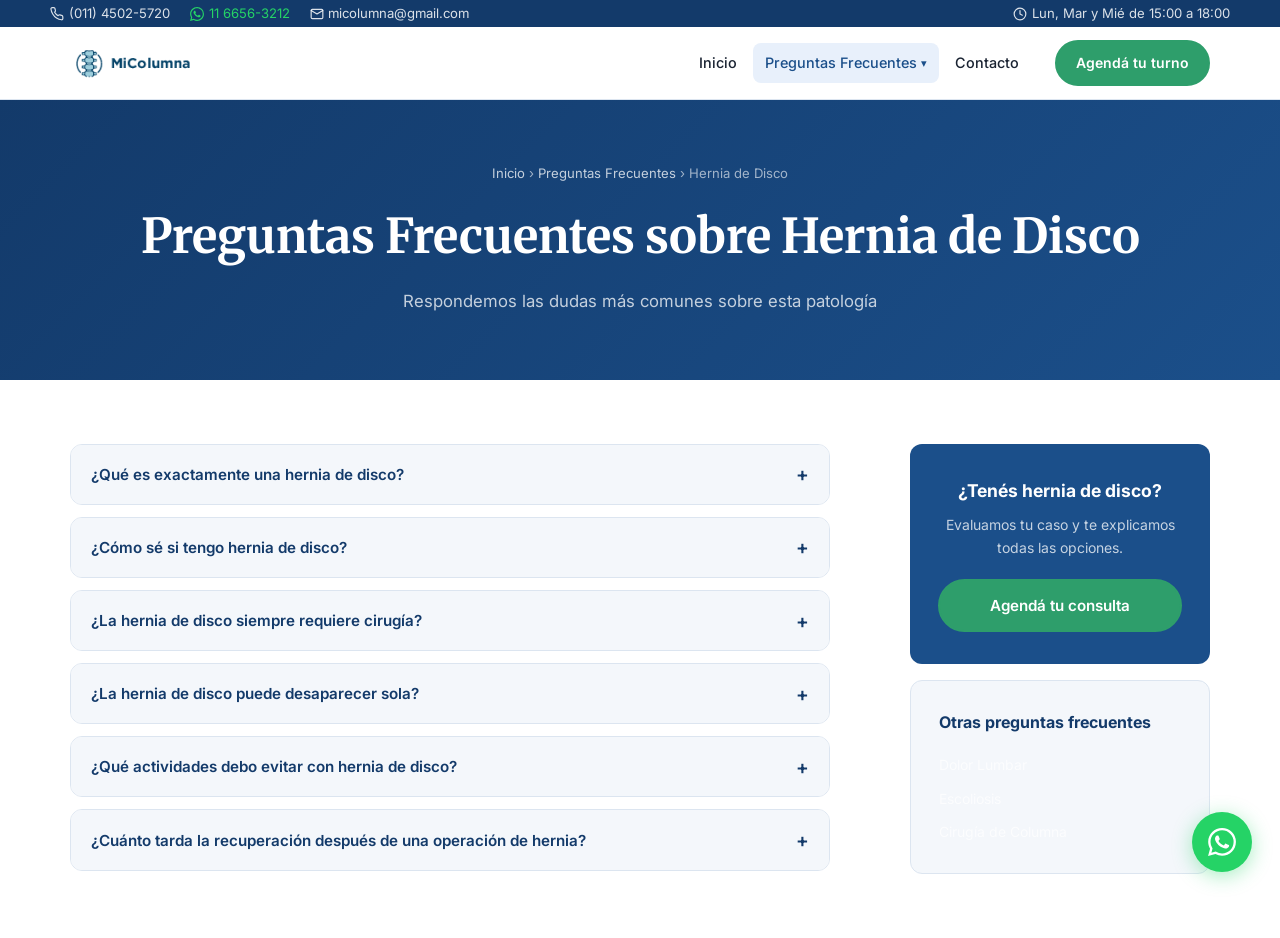
<file: preguntas-frecuentes/hernia-de-disco.html>
<!DOCTYPE html>
<html lang="es">
<head>
  <meta charset="UTF-8" />
  <link rel="icon" href="../img/logo_pequeno.png" type="image/png" />
  <meta name="viewport" content="width=device-width, initial-scale=1.0" />
  <title>Hernia de Disco | Mi Columna</title>
  <meta name="description" content="Todo lo que necesitás saber sobre hernia de disco: síntomas, tratamiento y cirugía. Dr. Miceli, traumatólogo especializado en columna vertebral, Villa Devoto." />
  <meta property="og:title" content="Hernia de Disco | Mi Columna" />
  <meta property="og:description" content="Consultorio médico en Villa Devoto, Buenos Aires. Dr. Miceli, traumatólogo especializado en columna, y Dra. Moughty Cueto, neurocirujana." />
  <meta property="og:image" content="https://fmicelii.github.io/Pagina-MiColumna/img/logo_pequeno.png" />
  <meta property="og:type" content="website" />
  <meta property="og:url" content="https://fmicelii.github.io/Pagina-MiColumna/preguntas-frecuentes/hernia-de-disco.html" />
  <link rel="stylesheet" href="../css/styles.css" />
  <link href="https://fonts.googleapis.com/css2?family=Inter:wght@300;400;500;600;700&family=Merriweather:wght@400;700&display=swap" rel="stylesheet" />
  <style>
    .faq-list { display: flex; flex-direction: column; gap: .75rem; }
    .faq-item { border: 1px solid var(--color-border); border-radius: var(--radius); overflow: hidden; }
    .faq-trigger { width: 100%; background: var(--color-bg-alt); border: none; text-align: left; padding: 1.1rem 1.25rem; font-size: .95rem; font-weight: 600; color: var(--color-primary-dark); cursor: pointer; display: flex; justify-content: space-between; align-items: center; gap: 1rem; font-family: var(--font-sans); transition: background var(--transition); }
    .faq-trigger:hover { background: var(--color-primary-light); }
    .faq-trigger[aria-expanded="true"] { background: var(--color-primary-light); color: var(--color-primary); }
    .faq-trigger .faq-icon { flex-shrink: 0; font-size: 1.2rem; transition: transform var(--transition); }
    .faq-trigger[aria-expanded="true"] .faq-icon { transform: rotate(45deg); }
    .faq-body { max-height: 0; overflow: hidden; transition: max-height .3s ease; }
    .faq-body.open { max-height: 600px; }
    .faq-body__inner { padding: 1rem 1.25rem 1.25rem; font-size: .9rem; color: var(--color-text-light); line-height: 1.75; border-top: 1px solid var(--color-border); }
    .faq-body__inner p { margin-bottom: .75rem; }
    .faq-body__inner p:last-child { margin-bottom: 0; }
  </style>
</head>
<body>
  <div class="topbar">
      <div class="topbar__contacts">
        <a href="tel:01145025720" class="topbar__link">
          <svg xmlns="http://www.w3.org/2000/svg" width="14" height="14" viewBox="0 0 24 24" fill="none" stroke="currentColor" stroke-width="2" stroke-linecap="round" stroke-linejoin="round"><path d="M22 16.92v3a2 2 0 0 1-2.18 2 19.79 19.79 0 0 1-8.63-3.07A19.5 19.5 0 0 1 4.69 12 19.79 19.79 0 0 1 1.63 3.36 2 2 0 0 1 3.6 1.18h3a2 2 0 0 1 2 1.72 12.84 12.84 0 0 0 .7 2.81 2 2 0 0 1-.45 2.11L7.91 8.91a16 16 0 0 0 6 6l.91-.91a2 2 0 0 1 2.11-.45 12.84 12.84 0 0 0 2.81.7A2 2 0 0 1 21.73 16.92z"/></svg>
          (011) 4502-5720
        </a>
        <a href="https://wa.me/5491166563212" target="_blank" rel="noopener" class="topbar__link topbar__link--whatsapp">
          <svg xmlns="http://www.w3.org/2000/svg" width="14" height="14" viewBox="0 0 24 24" fill="currentColor"><path d="M17.472 14.382c-.297-.149-1.758-.867-2.03-.967-.273-.099-.471-.148-.67.15-.197.297-.767.966-.94 1.164-.173.199-.347.223-.644.075-.297-.15-1.255-.463-2.39-1.475-.883-.788-1.48-1.761-1.653-2.059-.173-.297-.018-.458.13-.606.134-.133.298-.347.446-.52.149-.174.198-.298.298-.497.099-.198.05-.371-.025-.52-.075-.149-.669-1.612-.916-2.207-.242-.579-.487-.5-.669-.51-.173-.008-.371-.01-.57-.01-.198 0-.52.074-.792.372-.272.297-1.04 1.016-1.04 2.479 0 1.462 1.065 2.875 1.213 3.074.149.198 2.096 3.2 5.077 4.487.709.306 1.262.489 1.694.625.712.227 1.36.195 1.871.118.571-.085 1.758-.719 2.006-1.413.248-.694.248-1.289.173-1.413-.074-.124-.272-.198-.57-.347m-5.421 7.403h-.004a9.87 9.87 0 0 1-5.031-1.378l-.361-.214-3.741.982.998-3.648-.235-.374a9.86 9.86 0 0 1-1.51-5.26c.001-5.45 4.436-9.884 9.888-9.884 2.64 0 5.122 1.03 6.988 2.898a9.825 9.825 0 0 1 2.893 6.994c-.003 5.45-4.437 9.884-9.885 9.884m8.413-18.297A11.815 11.815 0 0 0 12.05 0C5.495 0 .16 5.335.157 11.892c0 2.096.547 4.142 1.588 5.945L.057 24l6.305-1.654a11.882 11.882 0 0 0 5.683 1.448h.005c6.554 0 11.89-5.335 11.893-11.893a11.821 11.821 0 0 0-3.48-8.413Z"/></svg>
          11 6656-3212
        </a>
        <a href="mailto:micolumna@gmail.com" class="topbar__link">
          <svg xmlns="http://www.w3.org/2000/svg" width="14" height="14" viewBox="0 0 24 24" fill="none" stroke="currentColor" stroke-width="2" stroke-linecap="round" stroke-linejoin="round"><path d="M4 4h16c1.1 0 2 .9 2 2v12c0 1.1-.9 2-2 2H4c-1.1 0-2-.9-2-2V6c0-1.1.9-2 2-2z"/><polyline points="22,6 12,12 2,6"/></svg>
          micolumna@gmail.com
        </a>
      </div>
      <div class="topbar__hours">
        <svg xmlns="http://www.w3.org/2000/svg" width="14" height="14" viewBox="0 0 24 24" fill="none" stroke="currentColor" stroke-width="2" stroke-linecap="round" stroke-linejoin="round"><circle cx="12" cy="12" r="10"/><polyline points="12 6 12 12 16 14"/></svg>
        Lun, Mar y Mié de 15:00 a 18:00
      </div>
  </div>
  <header class="navbar" id="navbar"><div class="container navbar__inner"><a href="../index.html" class="navbar__logo">
        <img src="../img/logo.png" alt="MiColumna — Dr. Miceli, especialista en columna vertebral" style="display:none" onload="this.style.display='block'; this.nextElementSibling.style.display='none'" onerror="this.style.display='none'" />
        <span class="navbar__logo-text">MiColumna</span>
      </a><nav class="navbar__menu" id="navMenu"><ul class="navbar__list"><li><a href="../index.html" class="navbar__link">Inicio</a></li><li class="navbar__item--dropdown"><a href="#" class="navbar__link navbar__link--drop active">Preguntas Frecuentes <span class="arrow">▾</span></a><ul class="navbar__dropdown"><li><a href="dolor-lumbar.html">Dolor Lumbar</a></li><li><a href="hernia-de-disco.html">Hernia de Disco</a></li><li><a href="escoliosis-faq.html">Escoliosis</a></li><li><a href="cirugia-de-columna.html">Cirugía de Columna</a></li></ul></li><li><a href="../contacto.html" class="navbar__link">Contacto</a></li></ul></nav><a href="https://wa.me/5491166563212" target="_blank" rel="noopener" class="btn btn--primary navbar__cta">Agendá tu turno</a><button class="navbar__hamburger" id="hamburger" aria-label="Abrir menú" aria-expanded="false"><span></span><span></span><span></span></button></div></header>

  <section class="page-hero">
    <div class="container">
      <p class="page-hero__breadcrumb"><a href="../index.html">Inicio</a> › <a href="#">Preguntas Frecuentes</a> › Hernia de Disco</p>
      <h1 class="page-hero__title">Preguntas Frecuentes sobre Hernia de Disco</h1>
      <p class="page-hero__subtitle">Respondemos las dudas más comunes sobre esta patología</p>
    </div>
  </section>

  <section class="page-content">
    <div class="container">
      <div class="page-content__inner">
        <article class="page-content__body">
          <div class="faq-list">
            <div class="faq-item">
              <button class="faq-trigger" aria-expanded="false"><span>¿Qué es exactamente una hernia de disco?</span><span class="faq-icon">+</span></button>
              <div class="faq-body"><div class="faq-body__inner"><p>El disco intervertebral tiene una capa externa fibrosa (anillo fibroso) y un núcleo interno gelatinoso (núcleo pulposo). Cuando el anillo fibroso se rompe o se debilita, el núcleo pulposo puede salirse de su lugar y comprimir las raíces nerviosas o la médula espinal.</p><p>Esta compresión es la que produce el dolor, los hormigueos y la debilidad. La hernia puede ser lumbar (la más frecuente) o cervical.</p></div></div>
            </div>
            <div class="faq-item">
              <button class="faq-trigger" aria-expanded="false"><span>¿Cómo sé si tengo hernia de disco?</span><span class="faq-icon">+</span></button>
              <div class="faq-body"><div class="faq-body__inner"><p>Los síntomas más característicos son: dolor de espalda que se irradia hacia un brazo o pierna siguiendo un trayecto definido, sensación de descarga eléctrica o quemadura en el miembro, adormecimiento u hormigueos y, en casos severos, debilidad muscular.</p><p>El diagnóstico definitivo se hace con una resonancia magnética, que muestra con claridad la ubicación y el tamaño de la hernia y su relación con las estructuras nerviosas.</p></div></div>
            </div>
            <div class="faq-item">
              <button class="faq-trigger" aria-expanded="false"><span>¿La hernia de disco siempre requiere cirugía?</span><span class="faq-icon">+</span></button>
              <div class="faq-body"><div class="faq-body__inner"><p>No. Aproximadamente el 90% de las hernias de disco mejoran con tratamiento conservador en 6 a 12 semanas. El tratamiento no quirúrgico incluye reposo relativo, antiinflamatorios, fisioterapia, ejercicios específicos e infiltraciones epidurales si es necesario.</p><p>La cirugía está indicada en casos de: déficit neurológico progresivo (debilidad, problemas de esfínteres), dolor muy intenso que no responde al tratamiento conservador, o hernia que comprime la médula espinal.</p></div></div>
            </div>
            <div class="faq-item">
              <button class="faq-trigger" aria-expanded="false"><span>¿La hernia de disco puede desaparecer sola?</span><span class="faq-icon">+</span></button>
              <div class="faq-body"><div class="faq-body__inner"><p>Sí, en muchos casos. El organismo tiene mecanismos de reabsorción del material herniado. Estudios muestran que las hernias grandes tienden a reabsorberse más que las pequeñas. Este proceso puede llevar meses.</p><p>Por eso, en ausencia de déficit neurológico severo, siempre se intenta primero el tratamiento conservador antes de considerar la cirugía.</p></div></div>
            </div>
            <div class="faq-item">
              <button class="faq-trigger" aria-expanded="false"><span>¿Qué actividades debo evitar con hernia de disco?</span><span class="faq-icon">+</span></button>
              <div class="faq-body"><div class="faq-body__inner"><p>Durante la fase aguda: evitá levantar objetos pesados, flexionar el tronco hacia adelante sin doblar las rodillas, y actividades de impacto. Sentarse por períodos prolongados también puede aumentar el dolor en hernias lumbares.</p><p>A largo plazo, con el tratamiento adecuado y el fortalecimiento muscular, la mayoría de las personas pueden retomar sus actividades habituales, incluyendo deportes moderados.</p></div></div>
            </div>
            <div class="faq-item">
              <button class="faq-trigger" aria-expanded="false"><span>¿Cuánto tarda la recuperación después de una operación de hernia?</span><span class="faq-icon">+</span></button>
              <div class="faq-body"><div class="faq-body__inner"><p>En una microdisectomía (la cirugía mínimamente invasiva más frecuente), los pacientes suelen poder caminar el mismo día y son dados de alta en 24-48 horas. El retorno a actividades livianas es de 2 a 4 semanas, y a actividad plena en 6 a 8 semanas con fisioterapia.</p><p>Los resultados son muy buenos: más del 85% de los pacientes tienen alivio significativo del dolor irradiado después de la cirugía.</p></div></div>
            </div>
          </div>
        </article>
        <aside>
          <div class="sidebar-cta">
            <h4>¿Tenés hernia de disco?</h4>
            <p>Evaluamos tu caso y te explicamos todas las opciones.</p>
            <a href="https://wa.me/5491166563212" target="_blank" rel="noopener" class="btn btn--primary btn--full">Agendá tu consulta</a>
          </div>
          <div class="sidebar-card" style="margin-top:1rem"><h4>Otras preguntas frecuentes</h4><ul class="footer__links"><li><a href="dolor-lumbar.html">Dolor Lumbar</a></li><li><a href="escoliosis-faq.html">Escoliosis</a></li><li><a href="cirugia-de-columna.html">Cirugía de Columna</a></li></ul></div>
        </aside>
      </div>
    </div>
  </section>

  <a href="https://wa.me/5491166563212" target="_blank" rel="noopener" class="whatsapp-float" aria-label="Contactar por WhatsApp"><svg xmlns="http://www.w3.org/2000/svg" width="28" height="28" viewBox="0 0 24 24" fill="currentColor"><path d="M17.472 14.382c-.297-.149-1.758-.867-2.03-.967-.273-.099-.471-.148-.67.15-.197.297-.767.966-.94 1.164-.173.199-.347.223-.644.075-.297-.15-1.255-.463-2.39-1.475-.883-.788-1.48-1.761-1.653-2.059-.173-.297-.018-.458.13-.606.134-.133.298-.347.446-.52.149-.174.198-.298.298-.497.099-.198.05-.371-.025-.52-.075-.149-.669-1.612-.916-2.207-.242-.579-.487-.5-.669-.51-.173-.008-.371-.01-.57-.01-.198 0-.52.074-.792.372-.272.297-1.04 1.016-1.04 2.479 0 1.462 1.065 2.875 1.213 3.074.149.198 2.096 3.2 5.077 4.487.709.306 1.262.489 1.694.625.712.227 1.36.195 1.871.118.571-.085 1.758-.719 2.006-1.413.248-.694.248-1.289.173-1.413-.074-.124-.272-.198-.57-.347m-5.421 7.403h-.004a9.87 9.87 0 0 1-5.031-1.378l-.361-.214-3.741.982.998-3.648-.235-.374a9.86 9.86 0 0 1-1.51-5.26c.001-5.45 4.436-9.884 9.888-9.884 2.64 0 5.122 1.03 6.988 2.898a9.825 9.825 0 0 1 2.893 6.994c-.003 5.45-4.437 9.884-9.885 9.884m8.413-18.297A11.815 11.815 0 0 0 12.05 0C5.495 0 .16 5.335.157 11.892c0 2.096.547 4.142 1.588 5.945L.057 24l6.305-1.654a11.882 11.882 0 0 0 5.683 1.448h.005c6.554 0 11.89-5.335 11.893-11.893a11.821 11.821 0 0 0-3.48-8.413Z"/></svg></a>
  <script src="../js/script.js"></script>
  <script>document.querySelectorAll('.faq-trigger').forEach(btn=>{btn.addEventListener('click',()=>{const e=btn.getAttribute('aria-expanded')==='true';document.querySelectorAll('.faq-trigger').forEach(b=>{b.setAttribute('aria-expanded','false');b.nextElementSibling.classList.remove('open');});if(!e){btn.setAttribute('aria-expanded','true');btn.nextElementSibling.classList.add('open');}});});</script>
</body>
</html>
</file>
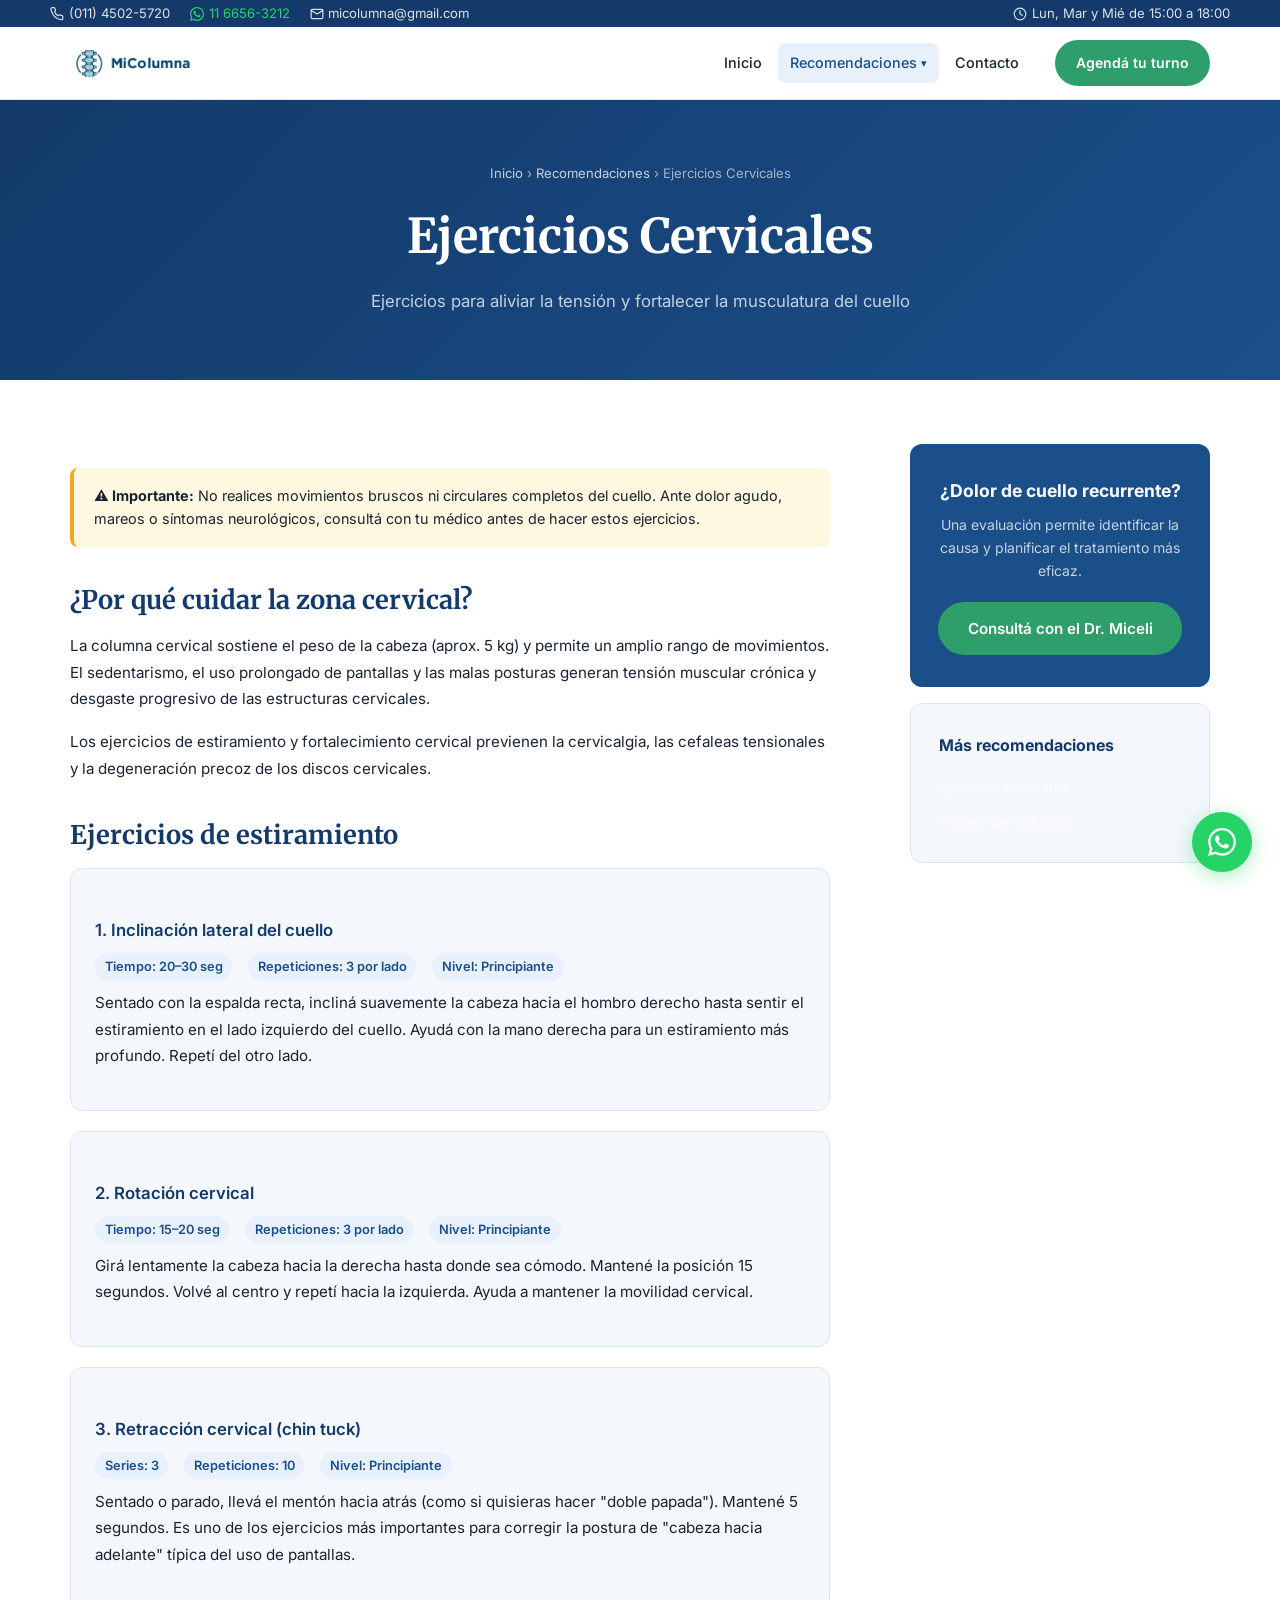
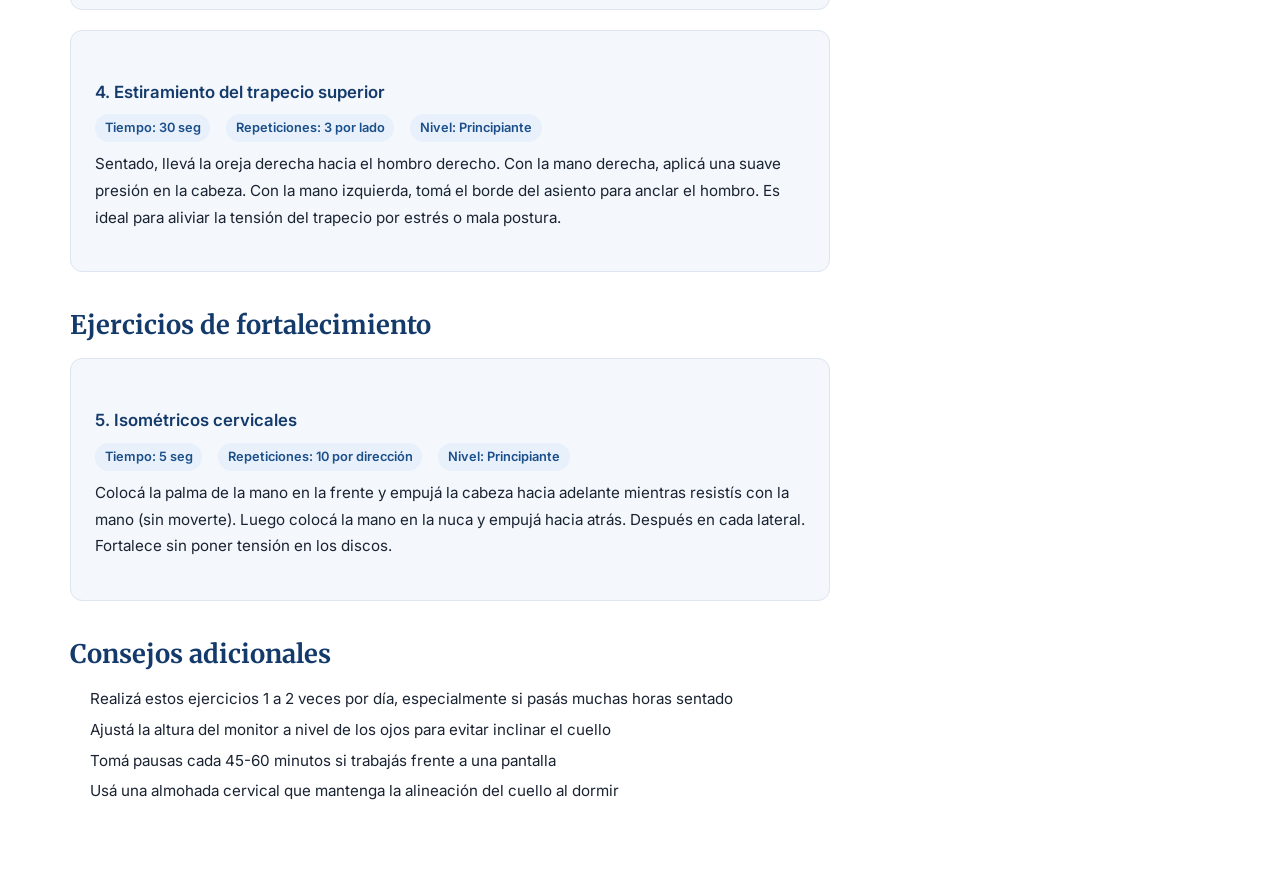
<file: recomendaciones/ejercicios-cervicales.html>
<!DOCTYPE html>
<html lang="es">
<head>
  <meta charset="UTF-8" />
  <link rel="icon" href="../img/logo_pequeno.png" type="image/png" />
  <meta name="viewport" content="width=device-width, initial-scale=1.0" />
  <title>Ejercicios Cervicales | Mi Columna</title>
  <meta name="description" content="Ejercicios para aliviar la tensión cervical y fortalecer el cuello. Recomendaciones del Dr. Miceli, traumatólogo especializado en columna vertebral, Villa Devoto." />
  <meta property="og:title" content="Ejercicios Cervicales | Mi Columna" />
  <meta property="og:description" content="Consultorio médico en Villa Devoto, Buenos Aires. Dr. Miceli, traumatólogo especializado en columna, y Dra. Moughty Cueto, neurocirujana." />
  <meta property="og:image" content="https://fmicelii.github.io/Pagina-MiColumna/img/logo_pequeno.png" />
  <meta property="og:type" content="website" />
  <meta property="og:url" content="https://fmicelii.github.io/Pagina-MiColumna/recomendaciones/ejercicios-cervicales.html" />
  <link rel="stylesheet" href="../css/styles.css" />
  <link href="https://fonts.googleapis.com/css2?family=Inter:wght@300;400;500;600;700&family=Merriweather:wght@400;700&display=swap" rel="stylesheet" />
  <style>
    .exercise-card { background: var(--color-bg-alt); border: 1px solid var(--color-border); border-radius: var(--radius); padding: 1.5rem; margin-bottom: 1.25rem; }
    .exercise-card h3 { color: var(--color-primary-dark); font-size: 1.05rem; margin-bottom: .5rem; }
    .exercise-meta { display: flex; gap: 1rem; flex-wrap: wrap; font-size: .8rem; font-weight: 600; color: var(--color-primary); margin-bottom: .6rem; }
    .exercise-meta span { background: var(--color-primary-light); padding: .2rem .6rem; border-radius: 50px; }
    .warning-box { background: #fff8e1; border-left: 4px solid #f5a623; border-radius: var(--radius-sm); padding: 1rem 1.25rem; margin: 1.5rem 0; font-size: .9rem; }
  </style>
</head>
<body>
  <div class="topbar">
      <div class="topbar__contacts">
        <a href="tel:01145025720" class="topbar__link">
          <svg xmlns="http://www.w3.org/2000/svg" width="14" height="14" viewBox="0 0 24 24" fill="none" stroke="currentColor" stroke-width="2" stroke-linecap="round" stroke-linejoin="round"><path d="M22 16.92v3a2 2 0 0 1-2.18 2 19.79 19.79 0 0 1-8.63-3.07A19.5 19.5 0 0 1 4.69 12 19.79 19.79 0 0 1 1.63 3.36 2 2 0 0 1 3.6 1.18h3a2 2 0 0 1 2 1.72 12.84 12.84 0 0 0 .7 2.81 2 2 0 0 1-.45 2.11L7.91 8.91a16 16 0 0 0 6 6l.91-.91a2 2 0 0 1 2.11-.45 12.84 12.84 0 0 0 2.81.7A2 2 0 0 1 21.73 16.92z"/></svg>
          (011) 4502-5720
        </a>
        <a href="https://wa.me/5491166563212" target="_blank" rel="noopener" class="topbar__link topbar__link--whatsapp">
          <svg xmlns="http://www.w3.org/2000/svg" width="14" height="14" viewBox="0 0 24 24" fill="currentColor"><path d="M17.472 14.382c-.297-.149-1.758-.867-2.03-.967-.273-.099-.471-.148-.67.15-.197.297-.767.966-.94 1.164-.173.199-.347.223-.644.075-.297-.15-1.255-.463-2.39-1.475-.883-.788-1.48-1.761-1.653-2.059-.173-.297-.018-.458.13-.606.134-.133.298-.347.446-.52.149-.174.198-.298.298-.497.099-.198.05-.371-.025-.52-.075-.149-.669-1.612-.916-2.207-.242-.579-.487-.5-.669-.51-.173-.008-.371-.01-.57-.01-.198 0-.52.074-.792.372-.272.297-1.04 1.016-1.04 2.479 0 1.462 1.065 2.875 1.213 3.074.149.198 2.096 3.2 5.077 4.487.709.306 1.262.489 1.694.625.712.227 1.36.195 1.871.118.571-.085 1.758-.719 2.006-1.413.248-.694.248-1.289.173-1.413-.074-.124-.272-.198-.57-.347m-5.421 7.403h-.004a9.87 9.87 0 0 1-5.031-1.378l-.361-.214-3.741.982.998-3.648-.235-.374a9.86 9.86 0 0 1-1.51-5.26c.001-5.45 4.436-9.884 9.888-9.884 2.64 0 5.122 1.03 6.988 2.898a9.825 9.825 0 0 1 2.893 6.994c-.003 5.45-4.437 9.884-9.885 9.884m8.413-18.297A11.815 11.815 0 0 0 12.05 0C5.495 0 .16 5.335.157 11.892c0 2.096.547 4.142 1.588 5.945L.057 24l6.305-1.654a11.882 11.882 0 0 0 5.683 1.448h.005c6.554 0 11.89-5.335 11.893-11.893a11.821 11.821 0 0 0-3.48-8.413Z"/></svg>
          11 6656-3212
        </a>
        <a href="mailto:micolumna@gmail.com" class="topbar__link">
          <svg xmlns="http://www.w3.org/2000/svg" width="14" height="14" viewBox="0 0 24 24" fill="none" stroke="currentColor" stroke-width="2" stroke-linecap="round" stroke-linejoin="round"><path d="M4 4h16c1.1 0 2 .9 2 2v12c0 1.1-.9 2-2 2H4c-1.1 0-2-.9-2-2V6c0-1.1.9-2 2-2z"/><polyline points="22,6 12,12 2,6"/></svg>
          micolumna@gmail.com
        </a>
      </div>
      <div class="topbar__hours">
        <svg xmlns="http://www.w3.org/2000/svg" width="14" height="14" viewBox="0 0 24 24" fill="none" stroke="currentColor" stroke-width="2" stroke-linecap="round" stroke-linejoin="round"><circle cx="12" cy="12" r="10"/><polyline points="12 6 12 12 16 14"/></svg>
        Lun, Mar y Mié de 15:00 a 18:00
      </div>
  </div>
  <header class="navbar" id="navbar"><div class="container navbar__inner"><a href="../index.html" class="navbar__logo">
        <img src="../img/logo.png" alt="MiColumna — Dr. Miceli, especialista en columna vertebral" style="display:none" onload="this.style.display='block'; this.nextElementSibling.style.display='none'" onerror="this.style.display='none'" />
        <span class="navbar__logo-text">MiColumna</span>
      </a><nav class="navbar__menu" id="navMenu"><ul class="navbar__list"><li><a href="../index.html" class="navbar__link">Inicio</a></li><li class="navbar__item--dropdown"><a href="#" class="navbar__link navbar__link--drop active">Recomendaciones <span class="arrow">▾</span></a><ul class="navbar__dropdown"><li><a href="ejercicios-lumbares.html">Ejercicios Lumbares</a></li><li><a href="ejercicios-cervicales.html">Ejercicios Cervicales</a></li><li><a href="higiene-de-columna.html">Higiene de Columna</a></li></ul></li><li><a href="../contacto.html" class="navbar__link">Contacto</a></li></ul></nav><a href="https://wa.me/5491166563212" target="_blank" rel="noopener" class="btn btn--primary navbar__cta">Agendá tu turno</a><button class="navbar__hamburger" id="hamburger" aria-label="Abrir menú" aria-expanded="false"><span></span><span></span><span></span></button></div></header>

  <section class="page-hero">
    <div class="container">
      <p class="page-hero__breadcrumb"><a href="../index.html">Inicio</a> › <a href="#">Recomendaciones</a> › Ejercicios Cervicales</p>
      <h1 class="page-hero__title">Ejercicios Cervicales</h1>
      <p class="page-hero__subtitle">Ejercicios para aliviar la tensión y fortalecer la musculatura del cuello</p>
    </div>
  </section>

  <section class="page-content">
    <div class="container">
      <div class="page-content__inner">
        <article class="page-content__body">
          <div class="warning-box">
            <strong>⚠ Importante:</strong> No realices movimientos bruscos ni circulares completos del cuello. Ante dolor agudo, mareos o síntomas neurológicos, consultá con tu médico antes de hacer estos ejercicios.
          </div>

          <h2>¿Por qué cuidar la zona cervical?</h2>
          <p>La columna cervical sostiene el peso de la cabeza (aprox. 5 kg) y permite un amplio rango de movimientos. El sedentarismo, el uso prolongado de pantallas y las malas posturas generan tensión muscular crónica y desgaste progresivo de las estructuras cervicales.</p>
          <p>Los ejercicios de estiramiento y fortalecimiento cervical previenen la cervicalgia, las cefaleas tensionales y la degeneración precoz de los discos cervicales.</p>

          <h2>Ejercicios de estiramiento</h2>

          <div class="exercise-card">
            <h3>1. Inclinación lateral del cuello</h3>
            <div class="exercise-meta"><span>Tiempo: 20–30 seg</span><span>Repeticiones: 3 por lado</span><span>Nivel: Principiante</span></div>
            <p>Sentado con la espalda recta, incliná suavemente la cabeza hacia el hombro derecho hasta sentir el estiramiento en el lado izquierdo del cuello. Ayudá con la mano derecha para un estiramiento más profundo. Repetí del otro lado.</p>
          </div>

          <div class="exercise-card">
            <h3>2. Rotación cervical</h3>
            <div class="exercise-meta"><span>Tiempo: 15–20 seg</span><span>Repeticiones: 3 por lado</span><span>Nivel: Principiante</span></div>
            <p>Girá lentamente la cabeza hacia la derecha hasta donde sea cómodo. Mantené la posición 15 segundos. Volvé al centro y repetí hacia la izquierda. Ayuda a mantener la movilidad cervical.</p>
          </div>

          <div class="exercise-card">
            <h3>3. Retracción cervical (chin tuck)</h3>
            <div class="exercise-meta"><span>Series: 3</span><span>Repeticiones: 10</span><span>Nivel: Principiante</span></div>
            <p>Sentado o parado, llevá el mentón hacia atrás (como si quisieras hacer "doble papada"). Mantené 5 segundos. Es uno de los ejercicios más importantes para corregir la postura de "cabeza hacia adelante" típica del uso de pantallas.</p>
          </div>

          <div class="exercise-card">
            <h3>4. Estiramiento del trapecio superior</h3>
            <div class="exercise-meta"><span>Tiempo: 30 seg</span><span>Repeticiones: 3 por lado</span><span>Nivel: Principiante</span></div>
            <p>Sentado, llevá la oreja derecha hacia el hombro derecho. Con la mano derecha, aplicá una suave presión en la cabeza. Con la mano izquierda, tomá el borde del asiento para anclar el hombro. Es ideal para aliviar la tensión del trapecio por estrés o mala postura.</p>
          </div>

          <h2>Ejercicios de fortalecimiento</h2>

          <div class="exercise-card">
            <h3>5. Isométricos cervicales</h3>
            <div class="exercise-meta"><span>Tiempo: 5 seg</span><span>Repeticiones: 10 por dirección</span><span>Nivel: Principiante</span></div>
            <p>Colocá la palma de la mano en la frente y empujá la cabeza hacia adelante mientras resistís con la mano (sin moverte). Luego colocá la mano en la nuca y empujá hacia atrás. Después en cada lateral. Fortalece sin poner tensión en los discos.</p>
          </div>

          <h2>Consejos adicionales</h2>
          <ul>
            <li>Realizá estos ejercicios 1 a 2 veces por día, especialmente si pasás muchas horas sentado</li>
            <li>Ajustá la altura del monitor a nivel de los ojos para evitar inclinar el cuello</li>
            <li>Tomá pausas cada 45-60 minutos si trabajás frente a una pantalla</li>
            <li>Usá una almohada cervical que mantenga la alineación del cuello al dormir</li>
          </ul>
        </article>
        <aside>
          <div class="sidebar-cta">
            <h4>¿Dolor de cuello recurrente?</h4>
            <p>Una evaluación permite identificar la causa y planificar el tratamiento más eficaz.</p>
            <a href="https://wa.me/5491166563212" target="_blank" rel="noopener" class="btn btn--primary btn--full">Consultá con el Dr. Miceli</a>
          </div>
          <div class="sidebar-card" style="margin-top:1rem"><h4>Más recomendaciones</h4><ul class="footer__links"><li><a href="ejercicios-lumbares.html">Ejercicios Lumbares</a></li><li><a href="higiene-de-columna.html">Higiene de Columna</a></li></ul></div>
        </aside>
      </div>
    </div>
  </section>

  <a href="https://wa.me/5491166563212" target="_blank" rel="noopener" class="whatsapp-float" aria-label="Contactar por WhatsApp"><svg xmlns="http://www.w3.org/2000/svg" width="28" height="28" viewBox="0 0 24 24" fill="currentColor"><path d="M17.472 14.382c-.297-.149-1.758-.867-2.03-.967-.273-.099-.471-.148-.67.15-.197.297-.767.966-.94 1.164-.173.199-.347.223-.644.075-.297-.15-1.255-.463-2.39-1.475-.883-.788-1.48-1.761-1.653-2.059-.173-.297-.018-.458.13-.606.134-.133.298-.347.446-.52.149-.174.198-.298.298-.497.099-.198.05-.371-.025-.52-.075-.149-.669-1.612-.916-2.207-.242-.579-.487-.5-.669-.51-.173-.008-.371-.01-.57-.01-.198 0-.52.074-.792.372-.272.297-1.04 1.016-1.04 2.479 0 1.462 1.065 2.875 1.213 3.074.149.198 2.096 3.2 5.077 4.487.709.306 1.262.489 1.694.625.712.227 1.36.195 1.871.118.571-.085 1.758-.719 2.006-1.413.248-.694.248-1.289.173-1.413-.074-.124-.272-.198-.57-.347m-5.421 7.403h-.004a9.87 9.87 0 0 1-5.031-1.378l-.361-.214-3.741.982.998-3.648-.235-.374a9.86 9.86 0 0 1-1.51-5.26c.001-5.45 4.436-9.884 9.888-9.884 2.64 0 5.122 1.03 6.988 2.898a9.825 9.825 0 0 1 2.893 6.994c-.003 5.45-4.437 9.884-9.885 9.884m8.413-18.297A11.815 11.815 0 0 0 12.05 0C5.495 0 .16 5.335.157 11.892c0 2.096.547 4.142 1.588 5.945L.057 24l6.305-1.654a11.882 11.882 0 0 0 5.683 1.448h.005c6.554 0 11.89-5.335 11.893-11.893a11.821 11.821 0 0 0-3.48-8.413Z"/></svg></a>
  <script src="../js/script.js"></script>
</body>
</html>
</file>
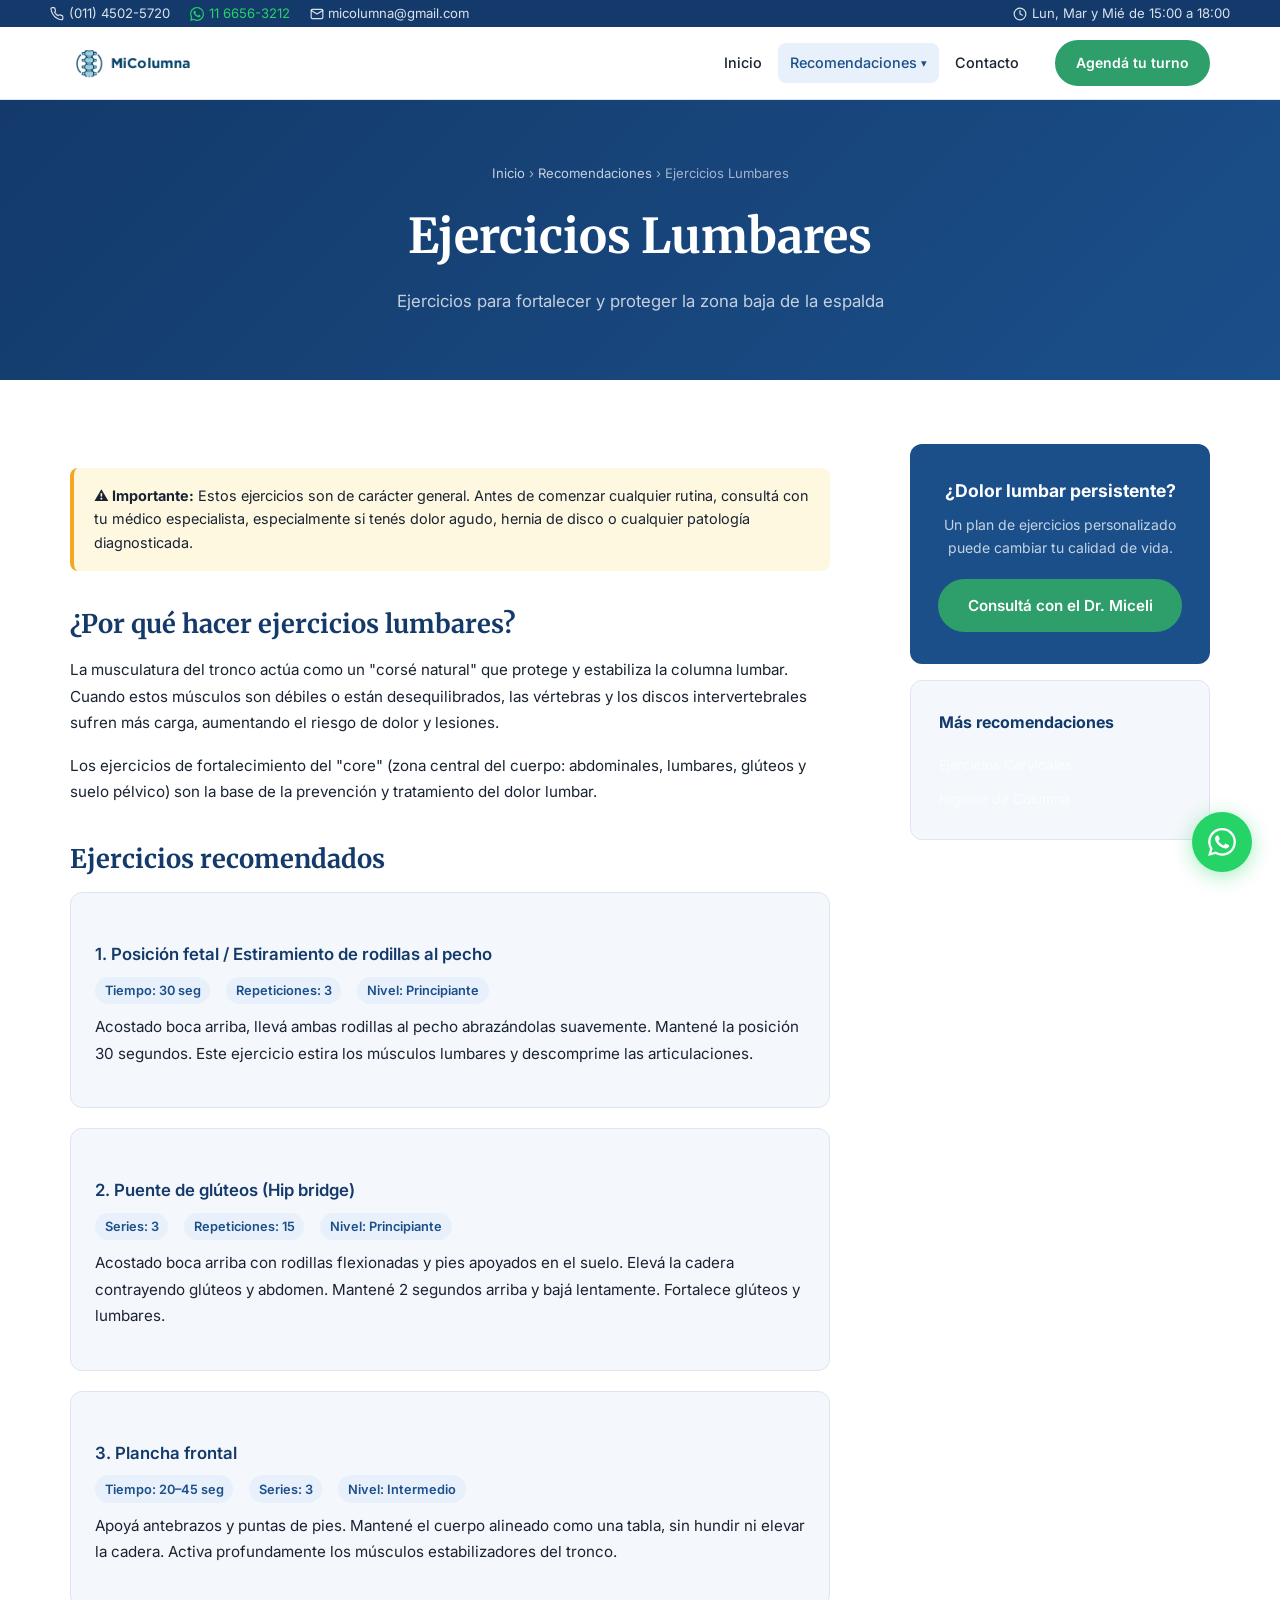
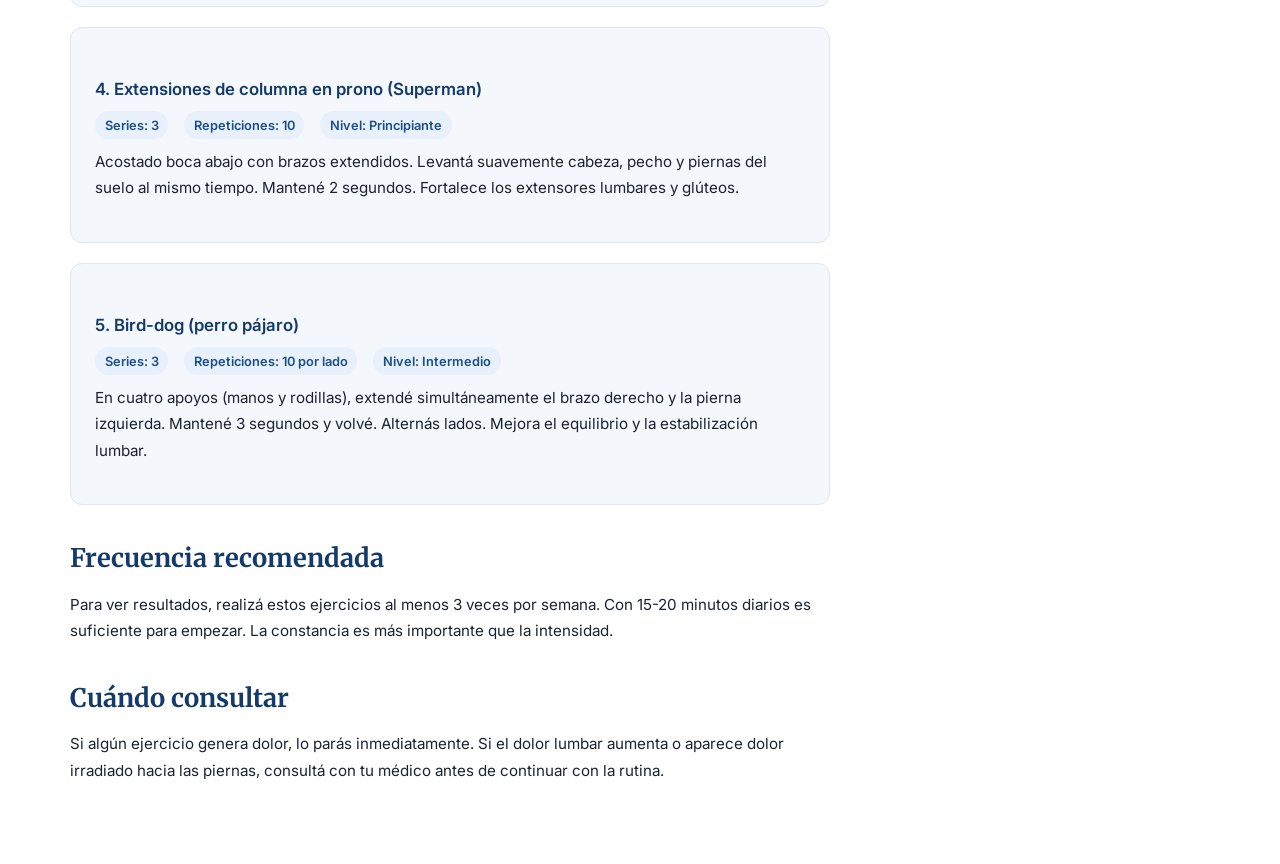
<file: recomendaciones/ejercicios-lumbares.html>
<!DOCTYPE html>
<html lang="es">
<head>
  <meta charset="UTF-8" />
  <link rel="icon" href="../img/logo_pequeno.png" type="image/png" />
  <meta name="viewport" content="width=device-width, initial-scale=1.0" />
  <title>Ejercicios Lumbares | Mi Columna</title>
  <meta name="description" content="Ejercicios para fortalecer la zona lumbar y aliviar el dolor de espalda baja. Recomendaciones del Dr. Miceli, traumatólogo especializado en columna vertebral." />
  <meta property="og:title" content="Ejercicios Lumbares | Mi Columna" />
  <meta property="og:description" content="Consultorio médico en Villa Devoto, Buenos Aires. Dr. Miceli, traumatólogo especializado en columna, y Dra. Moughty Cueto, neurocirujana." />
  <meta property="og:image" content="https://fmicelii.github.io/Pagina-MiColumna/img/logo_pequeno.png" />
  <meta property="og:type" content="website" />
  <meta property="og:url" content="https://fmicelii.github.io/Pagina-MiColumna/recomendaciones/ejercicios-lumbares.html" />
  <link rel="stylesheet" href="../css/styles.css" />
  <link href="https://fonts.googleapis.com/css2?family=Inter:wght@300;400;500;600;700&family=Merriweather:wght@400;700&display=swap" rel="stylesheet" />
  <style>
    .exercise-card { background: var(--color-bg-alt); border: 1px solid var(--color-border); border-radius: var(--radius); padding: 1.5rem; margin-bottom: 1.25rem; }
    .exercise-card h3 { color: var(--color-primary-dark); font-size: 1.05rem; margin-bottom: .5rem; }
    .exercise-meta { display: flex; gap: 1rem; flex-wrap: wrap; font-size: .8rem; font-weight: 600; color: var(--color-primary); margin-bottom: .6rem; }
    .exercise-meta span { background: var(--color-primary-light); padding: .2rem .6rem; border-radius: 50px; }
    .warning-box { background: #fff8e1; border-left: 4px solid #f5a623; border-radius: var(--radius-sm); padding: 1rem 1.25rem; margin: 1.5rem 0; font-size: .9rem; }
  </style>
</head>
<body>
  <div class="topbar">
      <div class="topbar__contacts">
        <a href="tel:01145025720" class="topbar__link">
          <svg xmlns="http://www.w3.org/2000/svg" width="14" height="14" viewBox="0 0 24 24" fill="none" stroke="currentColor" stroke-width="2" stroke-linecap="round" stroke-linejoin="round"><path d="M22 16.92v3a2 2 0 0 1-2.18 2 19.79 19.79 0 0 1-8.63-3.07A19.5 19.5 0 0 1 4.69 12 19.79 19.79 0 0 1 1.63 3.36 2 2 0 0 1 3.6 1.18h3a2 2 0 0 1 2 1.72 12.84 12.84 0 0 0 .7 2.81 2 2 0 0 1-.45 2.11L7.91 8.91a16 16 0 0 0 6 6l.91-.91a2 2 0 0 1 2.11-.45 12.84 12.84 0 0 0 2.81.7A2 2 0 0 1 21.73 16.92z"/></svg>
          (011) 4502-5720
        </a>
        <a href="https://wa.me/5491166563212" target="_blank" rel="noopener" class="topbar__link topbar__link--whatsapp">
          <svg xmlns="http://www.w3.org/2000/svg" width="14" height="14" viewBox="0 0 24 24" fill="currentColor"><path d="M17.472 14.382c-.297-.149-1.758-.867-2.03-.967-.273-.099-.471-.148-.67.15-.197.297-.767.966-.94 1.164-.173.199-.347.223-.644.075-.297-.15-1.255-.463-2.39-1.475-.883-.788-1.48-1.761-1.653-2.059-.173-.297-.018-.458.13-.606.134-.133.298-.347.446-.52.149-.174.198-.298.298-.497.099-.198.05-.371-.025-.52-.075-.149-.669-1.612-.916-2.207-.242-.579-.487-.5-.669-.51-.173-.008-.371-.01-.57-.01-.198 0-.52.074-.792.372-.272.297-1.04 1.016-1.04 2.479 0 1.462 1.065 2.875 1.213 3.074.149.198 2.096 3.2 5.077 4.487.709.306 1.262.489 1.694.625.712.227 1.36.195 1.871.118.571-.085 1.758-.719 2.006-1.413.248-.694.248-1.289.173-1.413-.074-.124-.272-.198-.57-.347m-5.421 7.403h-.004a9.87 9.87 0 0 1-5.031-1.378l-.361-.214-3.741.982.998-3.648-.235-.374a9.86 9.86 0 0 1-1.51-5.26c.001-5.45 4.436-9.884 9.888-9.884 2.64 0 5.122 1.03 6.988 2.898a9.825 9.825 0 0 1 2.893 6.994c-.003 5.45-4.437 9.884-9.885 9.884m8.413-18.297A11.815 11.815 0 0 0 12.05 0C5.495 0 .16 5.335.157 11.892c0 2.096.547 4.142 1.588 5.945L.057 24l6.305-1.654a11.882 11.882 0 0 0 5.683 1.448h.005c6.554 0 11.89-5.335 11.893-11.893a11.821 11.821 0 0 0-3.48-8.413Z"/></svg>
          11 6656-3212
        </a>
        <a href="mailto:micolumna@gmail.com" class="topbar__link">
          <svg xmlns="http://www.w3.org/2000/svg" width="14" height="14" viewBox="0 0 24 24" fill="none" stroke="currentColor" stroke-width="2" stroke-linecap="round" stroke-linejoin="round"><path d="M4 4h16c1.1 0 2 .9 2 2v12c0 1.1-.9 2-2 2H4c-1.1 0-2-.9-2-2V6c0-1.1.9-2 2-2z"/><polyline points="22,6 12,12 2,6"/></svg>
          micolumna@gmail.com
        </a>
      </div>
      <div class="topbar__hours">
        <svg xmlns="http://www.w3.org/2000/svg" width="14" height="14" viewBox="0 0 24 24" fill="none" stroke="currentColor" stroke-width="2" stroke-linecap="round" stroke-linejoin="round"><circle cx="12" cy="12" r="10"/><polyline points="12 6 12 12 16 14"/></svg>
        Lun, Mar y Mié de 15:00 a 18:00
      </div>
  </div>
  <header class="navbar" id="navbar"><div class="container navbar__inner"><a href="../index.html" class="navbar__logo">
        <img src="../img/logo.png" alt="MiColumna — Dr. Miceli, especialista en columna vertebral" style="display:none" onload="this.style.display='block'; this.nextElementSibling.style.display='none'" onerror="this.style.display='none'" />
        <span class="navbar__logo-text">MiColumna</span>
      </a><nav class="navbar__menu" id="navMenu"><ul class="navbar__list"><li><a href="../index.html" class="navbar__link">Inicio</a></li><li class="navbar__item--dropdown"><a href="#" class="navbar__link navbar__link--drop active">Recomendaciones <span class="arrow">▾</span></a><ul class="navbar__dropdown"><li><a href="ejercicios-lumbares.html">Ejercicios Lumbares</a></li><li><a href="ejercicios-cervicales.html">Ejercicios Cervicales</a></li><li><a href="higiene-de-columna.html">Higiene de Columna</a></li></ul></li><li><a href="../contacto.html" class="navbar__link">Contacto</a></li></ul></nav><a href="https://wa.me/5491166563212" target="_blank" rel="noopener" class="btn btn--primary navbar__cta">Agendá tu turno</a><button class="navbar__hamburger" id="hamburger" aria-label="Abrir menú" aria-expanded="false"><span></span><span></span><span></span></button></div></header>

  <section class="page-hero">
    <div class="container">
      <p class="page-hero__breadcrumb"><a href="../index.html">Inicio</a> › <a href="#">Recomendaciones</a> › Ejercicios Lumbares</p>
      <h1 class="page-hero__title">Ejercicios Lumbares</h1>
      <p class="page-hero__subtitle">Ejercicios para fortalecer y proteger la zona baja de la espalda</p>
    </div>
  </section>

  <section class="page-content">
    <div class="container">
      <div class="page-content__inner">
        <article class="page-content__body">
          <div class="warning-box">
            <strong>⚠ Importante:</strong> Estos ejercicios son de carácter general. Antes de comenzar cualquier rutina, consultá con tu médico especialista, especialmente si tenés dolor agudo, hernia de disco o cualquier patología diagnosticada.
          </div>

          <h2>¿Por qué hacer ejercicios lumbares?</h2>
          <p>La musculatura del tronco actúa como un "corsé natural" que protege y estabiliza la columna lumbar. Cuando estos músculos son débiles o están desequilibrados, las vértebras y los discos intervertebrales sufren más carga, aumentando el riesgo de dolor y lesiones.</p>
          <p>Los ejercicios de fortalecimiento del "core" (zona central del cuerpo: abdominales, lumbares, glúteos y suelo pélvico) son la base de la prevención y tratamiento del dolor lumbar.</p>

          <h2>Ejercicios recomendados</h2>

          <div class="exercise-card">
            <h3>1. Posición fetal / Estiramiento de rodillas al pecho</h3>
            <div class="exercise-meta"><span>Tiempo: 30 seg</span><span>Repeticiones: 3</span><span>Nivel: Principiante</span></div>
            <p>Acostado boca arriba, llevá ambas rodillas al pecho abrazándolas suavemente. Mantené la posición 30 segundos. Este ejercicio estira los músculos lumbares y descomprime las articulaciones.</p>
          </div>

          <div class="exercise-card">
            <h3>2. Puente de glúteos (Hip bridge)</h3>
            <div class="exercise-meta"><span>Series: 3</span><span>Repeticiones: 15</span><span>Nivel: Principiante</span></div>
            <p>Acostado boca arriba con rodillas flexionadas y pies apoyados en el suelo. Elevá la cadera contrayendo glúteos y abdomen. Mantené 2 segundos arriba y bajá lentamente. Fortalece glúteos y lumbares.</p>
          </div>

          <div class="exercise-card">
            <h3>3. Plancha frontal</h3>
            <div class="exercise-meta"><span>Tiempo: 20–45 seg</span><span>Series: 3</span><span>Nivel: Intermedio</span></div>
            <p>Apoyá antebrazos y puntas de pies. Mantené el cuerpo alineado como una tabla, sin hundir ni elevar la cadera. Activa profundamente los músculos estabilizadores del tronco.</p>
          </div>

          <div class="exercise-card">
            <h3>4. Extensiones de columna en prono (Superman)</h3>
            <div class="exercise-meta"><span>Series: 3</span><span>Repeticiones: 10</span><span>Nivel: Principiante</span></div>
            <p>Acostado boca abajo con brazos extendidos. Levantá suavemente cabeza, pecho y piernas del suelo al mismo tiempo. Mantené 2 segundos. Fortalece los extensores lumbares y glúteos.</p>
          </div>

          <div class="exercise-card">
            <h3>5. Bird-dog (perro pájaro)</h3>
            <div class="exercise-meta"><span>Series: 3</span><span>Repeticiones: 10 por lado</span><span>Nivel: Intermedio</span></div>
            <p>En cuatro apoyos (manos y rodillas), extendé simultáneamente el brazo derecho y la pierna izquierda. Mantené 3 segundos y volvé. Alternás lados. Mejora el equilibrio y la estabilización lumbar.</p>
          </div>

          <h2>Frecuencia recomendada</h2>
          <p>Para ver resultados, realizá estos ejercicios al menos 3 veces por semana. Con 15-20 minutos diarios es suficiente para empezar. La constancia es más importante que la intensidad.</p>

          <h2>Cuándo consultar</h2>
          <p>Si algún ejercicio genera dolor, lo parás inmediatamente. Si el dolor lumbar aumenta o aparece dolor irradiado hacia las piernas, consultá con tu médico antes de continuar con la rutina.</p>
        </article>
        <aside>
          <div class="sidebar-cta">
            <h4>¿Dolor lumbar persistente?</h4>
            <p>Un plan de ejercicios personalizado puede cambiar tu calidad de vida.</p>
            <a href="https://wa.me/5491166563212" target="_blank" rel="noopener" class="btn btn--primary btn--full">Consultá con el Dr. Miceli</a>
          </div>
          <div class="sidebar-card" style="margin-top:1rem"><h4>Más recomendaciones</h4><ul class="footer__links"><li><a href="ejercicios-cervicales.html">Ejercicios Cervicales</a></li><li><a href="higiene-de-columna.html">Higiene de Columna</a></li></ul></div>
        </aside>
      </div>
    </div>
  </section>

  <a href="https://wa.me/5491166563212" target="_blank" rel="noopener" class="whatsapp-float" aria-label="Contactar por WhatsApp"><svg xmlns="http://www.w3.org/2000/svg" width="28" height="28" viewBox="0 0 24 24" fill="currentColor"><path d="M17.472 14.382c-.297-.149-1.758-.867-2.03-.967-.273-.099-.471-.148-.67.15-.197.297-.767.966-.94 1.164-.173.199-.347.223-.644.075-.297-.15-1.255-.463-2.39-1.475-.883-.788-1.48-1.761-1.653-2.059-.173-.297-.018-.458.13-.606.134-.133.298-.347.446-.52.149-.174.198-.298.298-.497.099-.198.05-.371-.025-.52-.075-.149-.669-1.612-.916-2.207-.242-.579-.487-.5-.669-.51-.173-.008-.371-.01-.57-.01-.198 0-.52.074-.792.372-.272.297-1.04 1.016-1.04 2.479 0 1.462 1.065 2.875 1.213 3.074.149.198 2.096 3.2 5.077 4.487.709.306 1.262.489 1.694.625.712.227 1.36.195 1.871.118.571-.085 1.758-.719 2.006-1.413.248-.694.248-1.289.173-1.413-.074-.124-.272-.198-.57-.347m-5.421 7.403h-.004a9.87 9.87 0 0 1-5.031-1.378l-.361-.214-3.741.982.998-3.648-.235-.374a9.86 9.86 0 0 1-1.51-5.26c.001-5.45 4.436-9.884 9.888-9.884 2.64 0 5.122 1.03 6.988 2.898a9.825 9.825 0 0 1 2.893 6.994c-.003 5.45-4.437 9.884-9.885 9.884m8.413-18.297A11.815 11.815 0 0 0 12.05 0C5.495 0 .16 5.335.157 11.892c0 2.096.547 4.142 1.588 5.945L.057 24l6.305-1.654a11.882 11.882 0 0 0 5.683 1.448h.005c6.554 0 11.89-5.335 11.893-11.893a11.821 11.821 0 0 0-3.48-8.413Z"/></svg></a>
  <script src="../js/script.js"></script>
</body>
</html>
</file>
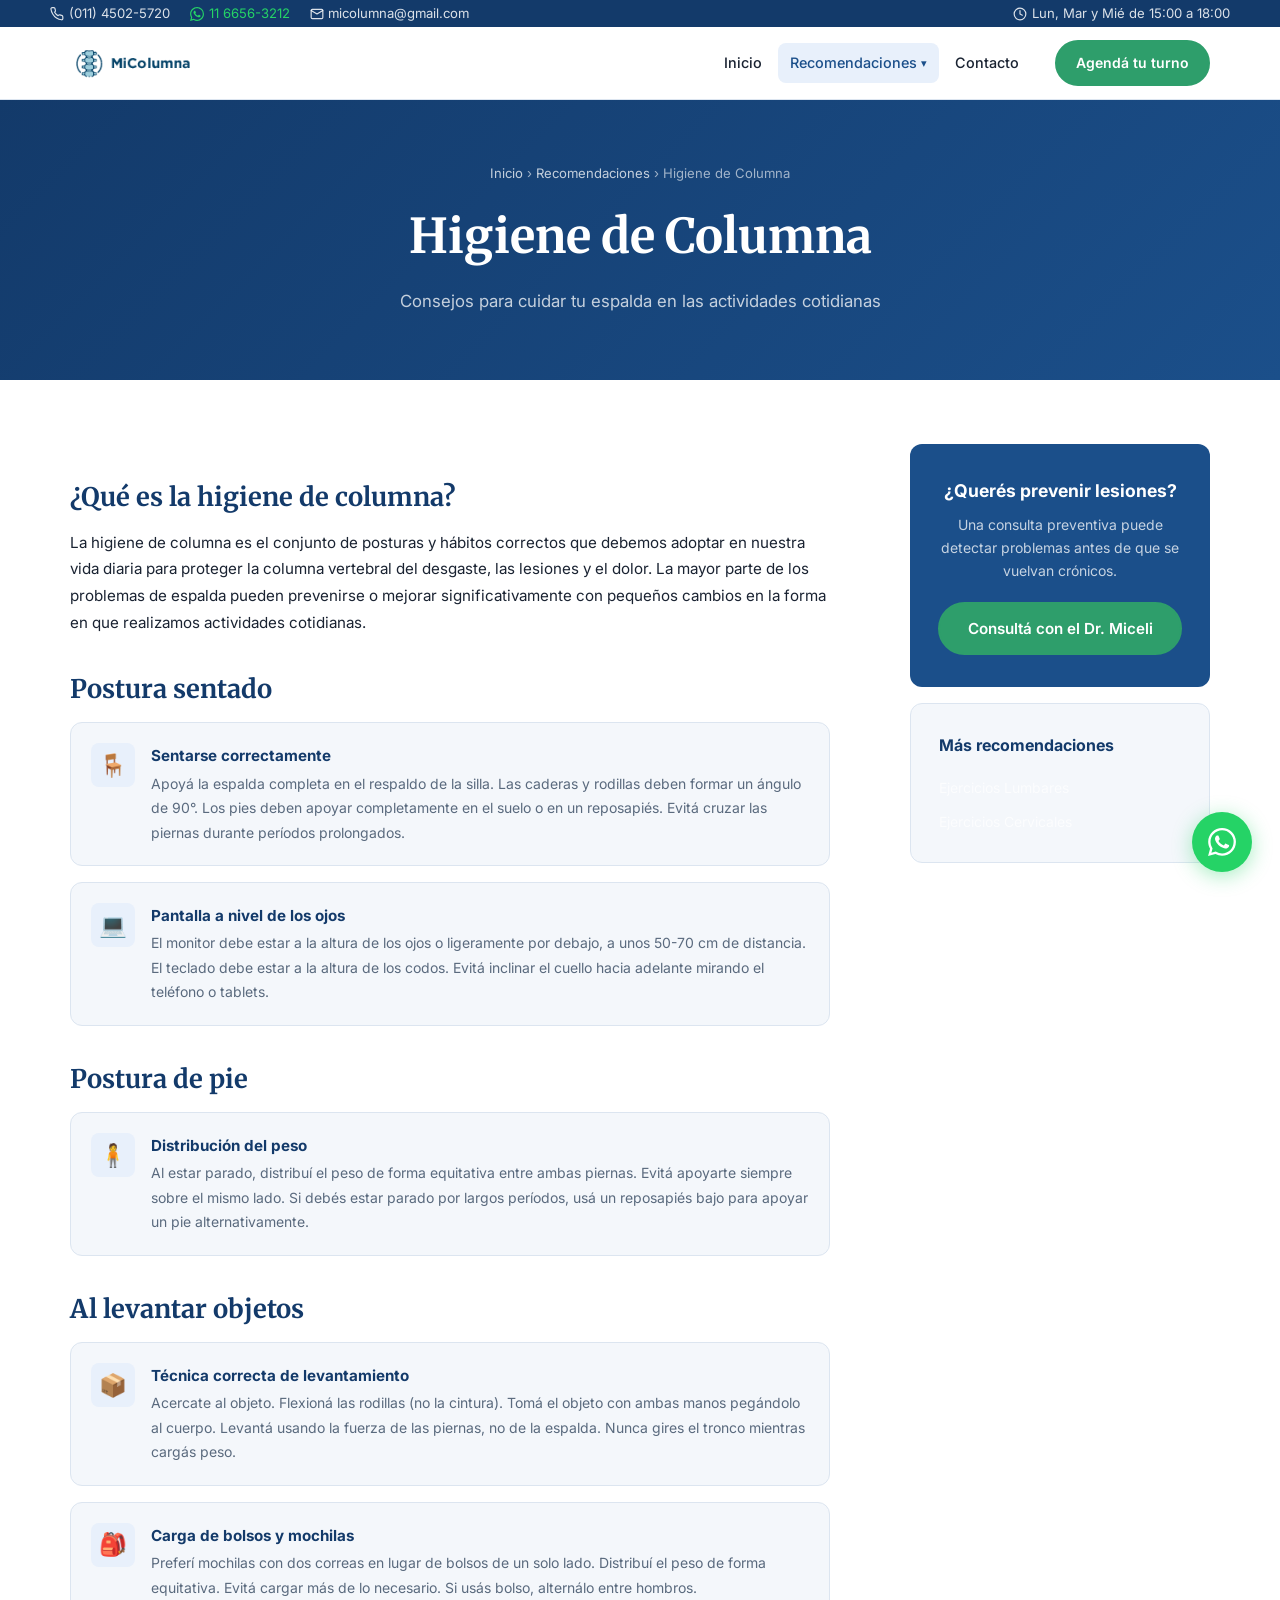
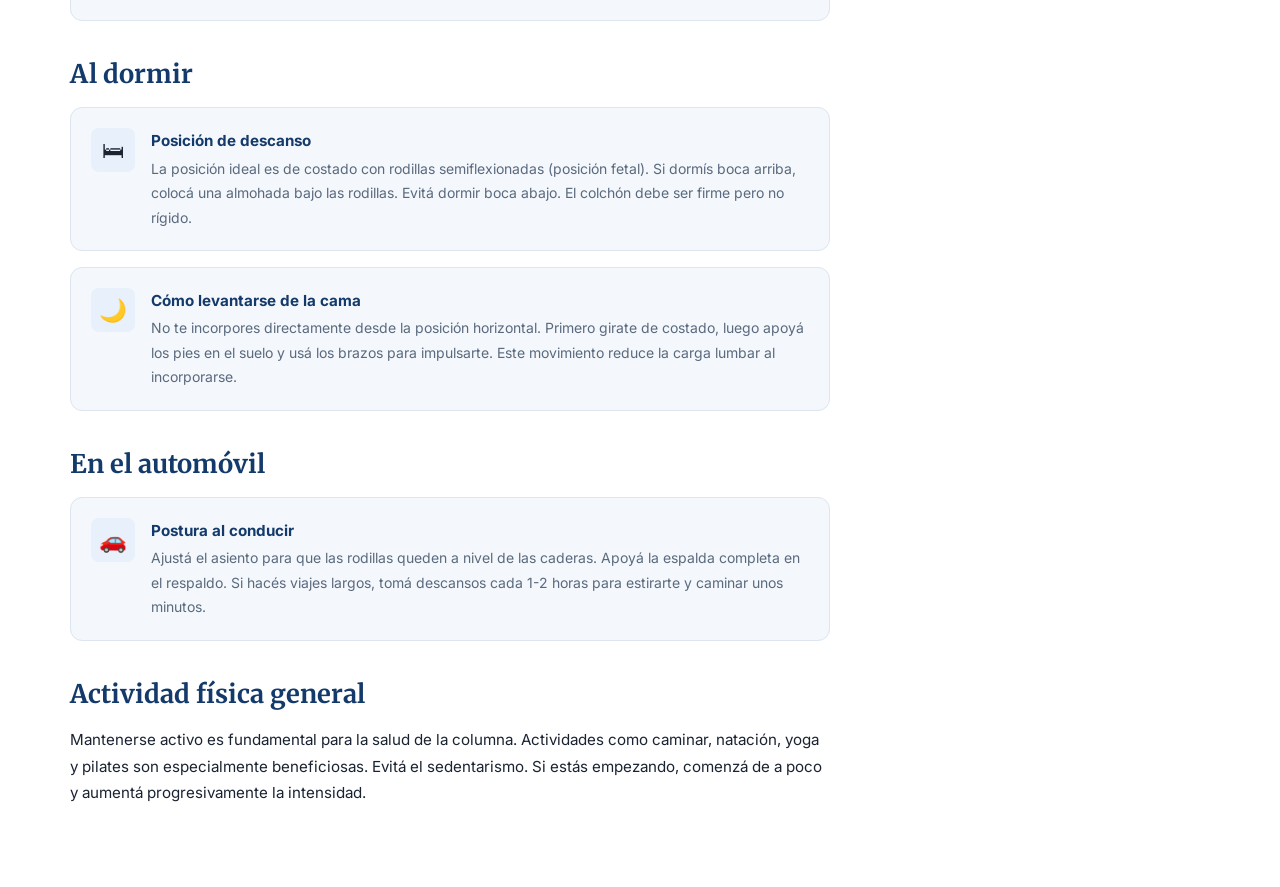
<file: recomendaciones/higiene-de-columna.html>
<!DOCTYPE html>
<html lang="es">
<head>
  <meta charset="UTF-8" />
  <link rel="icon" href="../img/logo_pequeno.png" type="image/png" />
  <meta name="viewport" content="width=device-width, initial-scale=1.0" />
  <title>Higiene de Columna | Mi Columna</title>
  <meta name="description" content="Consejos de higiene postural para cuidar tu columna en el día a día. Recomendaciones del Dr. Miceli, traumatólogo especializado en columna vertebral, Villa Devoto." />
  <meta property="og:title" content="Higiene de Columna | Mi Columna" />
  <meta property="og:description" content="Consultorio médico en Villa Devoto, Buenos Aires. Dr. Miceli, traumatólogo especializado en columna, y Dra. Moughty Cueto, neurocirujana." />
  <meta property="og:image" content="https://fmicelii.github.io/Pagina-MiColumna/img/logo_pequeno.png" />
  <meta property="og:type" content="website" />
  <meta property="og:url" content="https://fmicelii.github.io/Pagina-MiColumna/recomendaciones/higiene-de-columna.html" />
  <link rel="stylesheet" href="../css/styles.css" />
  <link href="https://fonts.googleapis.com/css2?family=Inter:wght@300;400;500;600;700&family=Merriweather:wght@400;700&display=swap" rel="stylesheet" />
  <style>
    .tip-card { display: flex; gap: 1rem; background: var(--color-bg-alt); border: 1px solid var(--color-border); border-radius: var(--radius); padding: 1.25rem; margin-bottom: 1rem; }
    .tip-card__icon { flex-shrink: 0; width: 44px; height: 44px; background: var(--color-primary-light); border-radius: var(--radius-sm); display: flex; align-items: center; justify-content: center; font-size: 1.4rem; }
    .tip-card__text strong { display: block; font-size: .95rem; color: var(--color-primary-dark); margin-bottom: .2rem; }
    .tip-card__text p { font-size: .875rem; color: var(--color-text-light); margin: 0; }
  </style>
</head>
<body>
  <div class="topbar">
      <div class="topbar__contacts">
        <a href="tel:01145025720" class="topbar__link">
          <svg xmlns="http://www.w3.org/2000/svg" width="14" height="14" viewBox="0 0 24 24" fill="none" stroke="currentColor" stroke-width="2" stroke-linecap="round" stroke-linejoin="round"><path d="M22 16.92v3a2 2 0 0 1-2.18 2 19.79 19.79 0 0 1-8.63-3.07A19.5 19.5 0 0 1 4.69 12 19.79 19.79 0 0 1 1.63 3.36 2 2 0 0 1 3.6 1.18h3a2 2 0 0 1 2 1.72 12.84 12.84 0 0 0 .7 2.81 2 2 0 0 1-.45 2.11L7.91 8.91a16 16 0 0 0 6 6l.91-.91a2 2 0 0 1 2.11-.45 12.84 12.84 0 0 0 2.81.7A2 2 0 0 1 21.73 16.92z"/></svg>
          (011) 4502-5720
        </a>
        <a href="https://wa.me/5491166563212" target="_blank" rel="noopener" class="topbar__link topbar__link--whatsapp">
          <svg xmlns="http://www.w3.org/2000/svg" width="14" height="14" viewBox="0 0 24 24" fill="currentColor"><path d="M17.472 14.382c-.297-.149-1.758-.867-2.03-.967-.273-.099-.471-.148-.67.15-.197.297-.767.966-.94 1.164-.173.199-.347.223-.644.075-.297-.15-1.255-.463-2.39-1.475-.883-.788-1.48-1.761-1.653-2.059-.173-.297-.018-.458.13-.606.134-.133.298-.347.446-.52.149-.174.198-.298.298-.497.099-.198.05-.371-.025-.52-.075-.149-.669-1.612-.916-2.207-.242-.579-.487-.5-.669-.51-.173-.008-.371-.01-.57-.01-.198 0-.52.074-.792.372-.272.297-1.04 1.016-1.04 2.479 0 1.462 1.065 2.875 1.213 3.074.149.198 2.096 3.2 5.077 4.487.709.306 1.262.489 1.694.625.712.227 1.36.195 1.871.118.571-.085 1.758-.719 2.006-1.413.248-.694.248-1.289.173-1.413-.074-.124-.272-.198-.57-.347m-5.421 7.403h-.004a9.87 9.87 0 0 1-5.031-1.378l-.361-.214-3.741.982.998-3.648-.235-.374a9.86 9.86 0 0 1-1.51-5.26c.001-5.45 4.436-9.884 9.888-9.884 2.64 0 5.122 1.03 6.988 2.898a9.825 9.825 0 0 1 2.893 6.994c-.003 5.45-4.437 9.884-9.885 9.884m8.413-18.297A11.815 11.815 0 0 0 12.05 0C5.495 0 .16 5.335.157 11.892c0 2.096.547 4.142 1.588 5.945L.057 24l6.305-1.654a11.882 11.882 0 0 0 5.683 1.448h.005c6.554 0 11.89-5.335 11.893-11.893a11.821 11.821 0 0 0-3.48-8.413Z"/></svg>
          11 6656-3212
        </a>
        <a href="mailto:micolumna@gmail.com" class="topbar__link">
          <svg xmlns="http://www.w3.org/2000/svg" width="14" height="14" viewBox="0 0 24 24" fill="none" stroke="currentColor" stroke-width="2" stroke-linecap="round" stroke-linejoin="round"><path d="M4 4h16c1.1 0 2 .9 2 2v12c0 1.1-.9 2-2 2H4c-1.1 0-2-.9-2-2V6c0-1.1.9-2 2-2z"/><polyline points="22,6 12,12 2,6"/></svg>
          micolumna@gmail.com
        </a>
      </div>
      <div class="topbar__hours">
        <svg xmlns="http://www.w3.org/2000/svg" width="14" height="14" viewBox="0 0 24 24" fill="none" stroke="currentColor" stroke-width="2" stroke-linecap="round" stroke-linejoin="round"><circle cx="12" cy="12" r="10"/><polyline points="12 6 12 12 16 14"/></svg>
        Lun, Mar y Mié de 15:00 a 18:00
      </div>
  </div>
  <header class="navbar" id="navbar"><div class="container navbar__inner"><a href="../index.html" class="navbar__logo">
        <img src="../img/logo.png" alt="MiColumna — Dr. Miceli, especialista en columna vertebral" style="display:none" onload="this.style.display='block'; this.nextElementSibling.style.display='none'" onerror="this.style.display='none'" />
        <span class="navbar__logo-text">MiColumna</span>
      </a><nav class="navbar__menu" id="navMenu"><ul class="navbar__list"><li><a href="../index.html" class="navbar__link">Inicio</a></li><li class="navbar__item--dropdown"><a href="#" class="navbar__link navbar__link--drop active">Recomendaciones <span class="arrow">▾</span></a><ul class="navbar__dropdown"><li><a href="ejercicios-lumbares.html">Ejercicios Lumbares</a></li><li><a href="ejercicios-cervicales.html">Ejercicios Cervicales</a></li><li><a href="higiene-de-columna.html">Higiene de Columna</a></li></ul></li><li><a href="../contacto.html" class="navbar__link">Contacto</a></li></ul></nav><a href="https://wa.me/5491166563212" target="_blank" rel="noopener" class="btn btn--primary navbar__cta">Agendá tu turno</a><button class="navbar__hamburger" id="hamburger" aria-label="Abrir menú" aria-expanded="false"><span></span><span></span><span></span></button></div></header>

  <section class="page-hero">
    <div class="container">
      <p class="page-hero__breadcrumb"><a href="../index.html">Inicio</a> › <a href="#">Recomendaciones</a> › Higiene de Columna</p>
      <h1 class="page-hero__title">Higiene de Columna</h1>
      <p class="page-hero__subtitle">Consejos para cuidar tu espalda en las actividades cotidianas</p>
    </div>
  </section>

  <section class="page-content">
    <div class="container">
      <div class="page-content__inner">
        <article class="page-content__body">
          <h2>¿Qué es la higiene de columna?</h2>
          <p>La higiene de columna es el conjunto de posturas y hábitos correctos que debemos adoptar en nuestra vida diaria para proteger la columna vertebral del desgaste, las lesiones y el dolor. La mayor parte de los problemas de espalda pueden prevenirse o mejorar significativamente con pequeños cambios en la forma en que realizamos actividades cotidianas.</p>

          <h2>Postura sentado</h2>
          <div class="tip-card"><div class="tip-card__icon">🪑</div><div class="tip-card__text"><strong>Sentarse correctamente</strong><p>Apoyá la espalda completa en el respaldo de la silla. Las caderas y rodillas deben formar un ángulo de 90°. Los pies deben apoyar completamente en el suelo o en un reposapiés. Evitá cruzar las piernas durante períodos prolongados.</p></div></div>
          <div class="tip-card"><div class="tip-card__icon">💻</div><div class="tip-card__text"><strong>Pantalla a nivel de los ojos</strong><p>El monitor debe estar a la altura de los ojos o ligeramente por debajo, a unos 50-70 cm de distancia. El teclado debe estar a la altura de los codos. Evitá inclinar el cuello hacia adelante mirando el teléfono o tablets.</p></div></div>

          <h2>Postura de pie</h2>
          <div class="tip-card"><div class="tip-card__icon">🧍</div><div class="tip-card__text"><strong>Distribución del peso</strong><p>Al estar parado, distribuí el peso de forma equitativa entre ambas piernas. Evitá apoyarte siempre sobre el mismo lado. Si debés estar parado por largos períodos, usá un reposapiés bajo para apoyar un pie alternativamente.</p></div></div>

          <h2>Al levantar objetos</h2>
          <div class="tip-card"><div class="tip-card__icon">📦</div><div class="tip-card__text"><strong>Técnica correcta de levantamiento</strong><p>Acercate al objeto. Flexioná las rodillas (no la cintura). Tomá el objeto con ambas manos pegándolo al cuerpo. Levantá usando la fuerza de las piernas, no de la espalda. Nunca gires el tronco mientras cargás peso.</p></div></div>
          <div class="tip-card"><div class="tip-card__icon">🎒</div><div class="tip-card__text"><strong>Carga de bolsos y mochilas</strong><p>Preferí mochilas con dos correas en lugar de bolsos de un solo lado. Distribuí el peso de forma equitativa. Evitá cargar más de lo necesario. Si usás bolso, alternálo entre hombros.</p></div></div>

          <h2>Al dormir</h2>
          <div class="tip-card"><div class="tip-card__icon">🛏</div><div class="tip-card__text"><strong>Posición de descanso</strong><p>La posición ideal es de costado con rodillas semiflexionadas (posición fetal). Si dormís boca arriba, colocá una almohada bajo las rodillas. Evitá dormir boca abajo. El colchón debe ser firme pero no rígido.</p></div></div>
          <div class="tip-card"><div class="tip-card__icon">🌙</div><div class="tip-card__text"><strong>Cómo levantarse de la cama</strong><p>No te incorpores directamente desde la posición horizontal. Primero girate de costado, luego apoyá los pies en el suelo y usá los brazos para impulsarte. Este movimiento reduce la carga lumbar al incorporarse.</p></div></div>

          <h2>En el automóvil</h2>
          <div class="tip-card"><div class="tip-card__icon">🚗</div><div class="tip-card__text"><strong>Postura al conducir</strong><p>Ajustá el asiento para que las rodillas queden a nivel de las caderas. Apoyá la espalda completa en el respaldo. Si hacés viajes largos, tomá descansos cada 1-2 horas para estirarte y caminar unos minutos.</p></div></div>

          <h2>Actividad física general</h2>
          <p>Mantenerse activo es fundamental para la salud de la columna. Actividades como caminar, natación, yoga y pilates son especialmente beneficiosas. Evitá el sedentarismo. Si estás empezando, comenzá de a poco y aumentá progresivamente la intensidad.</p>
        </article>
        <aside>
          <div class="sidebar-cta">
            <h4>¿Querés prevenir lesiones?</h4>
            <p>Una consulta preventiva puede detectar problemas antes de que se vuelvan crónicos.</p>
            <a href="https://wa.me/5491166563212" target="_blank" rel="noopener" class="btn btn--primary btn--full">Consultá con el Dr. Miceli</a>
          </div>
          <div class="sidebar-card" style="margin-top:1rem"><h4>Más recomendaciones</h4><ul class="footer__links"><li><a href="ejercicios-lumbares.html">Ejercicios Lumbares</a></li><li><a href="ejercicios-cervicales.html">Ejercicios Cervicales</a></li></ul></div>
        </aside>
      </div>
    </div>
  </section>

  <a href="https://wa.me/5491166563212" target="_blank" rel="noopener" class="whatsapp-float" aria-label="Contactar por WhatsApp"><svg xmlns="http://www.w3.org/2000/svg" width="28" height="28" viewBox="0 0 24 24" fill="currentColor"><path d="M17.472 14.382c-.297-.149-1.758-.867-2.03-.967-.273-.099-.471-.148-.67.15-.197.297-.767.966-.94 1.164-.173.199-.347.223-.644.075-.297-.15-1.255-.463-2.39-1.475-.883-.788-1.48-1.761-1.653-2.059-.173-.297-.018-.458.13-.606.134-.133.298-.347.446-.52.149-.174.198-.298.298-.497.099-.198.05-.371-.025-.52-.075-.149-.669-1.612-.916-2.207-.242-.579-.487-.5-.669-.51-.173-.008-.371-.01-.57-.01-.198 0-.52.074-.792.372-.272.297-1.04 1.016-1.04 2.479 0 1.462 1.065 2.875 1.213 3.074.149.198 2.096 3.2 5.077 4.487.709.306 1.262.489 1.694.625.712.227 1.36.195 1.871.118.571-.085 1.758-.719 2.006-1.413.248-.694.248-1.289.173-1.413-.074-.124-.272-.198-.57-.347m-5.421 7.403h-.004a9.87 9.87 0 0 1-5.031-1.378l-.361-.214-3.741.982.998-3.648-.235-.374a9.86 9.86 0 0 1-1.51-5.26c.001-5.45 4.436-9.884 9.888-9.884 2.64 0 5.122 1.03 6.988 2.898a9.825 9.825 0 0 1 2.893 6.994c-.003 5.45-4.437 9.884-9.885 9.884m8.413-18.297A11.815 11.815 0 0 0 12.05 0C5.495 0 .16 5.335.157 11.892c0 2.096.547 4.142 1.588 5.945L.057 24l6.305-1.654a11.882 11.882 0 0 0 5.683 1.448h.005c6.554 0 11.89-5.335 11.893-11.893a11.821 11.821 0 0 0-3.48-8.413Z"/></svg></a>
  <script src="../js/script.js"></script>
</body>
</html>
</file>
<file: css/styles.css>
/* ============================================
   MICOLUMNA.COM.AR — STYLESHEET
   Paleta: Azul (#1B4F8A), Blanco, Verde (#2E9E6B)
   Tipografía: Inter + Merriweather
   ============================================ */

/* ---------- RESET & BASE ---------- */
*, *::before, *::after {
  box-sizing: border-box;
  margin: 0;
  padding: 0;
}

:root {
  --color-primary: #1B4F8A;
  --color-primary-dark: #133a6a;
  --color-primary-light: #e8f0fb;
  --color-accent: #2E9E6B;
  --color-accent-dark: #227a52;
  --color-text: #1a2332;
  --color-text-light: #5a6a7e;
  --color-bg: #ffffff;
  --color-bg-alt: #f4f7fb;
  --color-bg-dark: #0f2340;
  --color-border: #dce5f0;
  --color-whatsapp: #25D366;
  --font-sans: 'Inter', system-ui, -apple-system, sans-serif;
  --font-serif: 'Merriweather', Georgia, serif;
  --radius: 12px;
  --radius-sm: 8px;
  --shadow: 0 4px 24px rgba(27,79,138,.10);
  --shadow-lg: 0 8px 40px rgba(27,79,138,.18);
  --transition: .25s ease;
}

html {
  scroll-behavior: smooth;
  font-size: 16px;
}

body {
  font-family: var(--font-sans);
  color: var(--color-text);
  background: var(--color-bg);
  line-height: 1.65;
  overflow-x: hidden;
}

img { max-width: 100%; height: auto; display: block; }
a { color: inherit; text-decoration: none; }
ul { list-style: none; }
button { cursor: pointer; font-family: inherit; }

.container {
  max-width: 1180px;
  margin: 0 auto;
  padding: 0 1.25rem;
}

/* ---------- BUTTONS ---------- */
.btn {
  display: inline-flex;
  align-items: center;
  gap: .5rem;
  padding: .75rem 1.5rem;
  border-radius: 50px;
  font-size: .95rem;
  font-weight: 600;
  border: 2px solid transparent;
  transition: all var(--transition);
  white-space: nowrap;
  text-decoration: none;
}

.btn--primary {
  background: var(--color-accent);
  color: #fff;
  border-color: var(--color-accent);
}
.btn--primary:hover {
  background: var(--color-accent-dark);
  border-color: var(--color-accent-dark);
  transform: translateY(-2px);
  box-shadow: 0 6px 20px rgba(46,158,107,.35);
}

.btn--hero-primary {
  background: var(--color-accent);
  color: #fff;
  padding: 1rem 2rem;
  font-size: 1.05rem;
  border-radius: 50px;
  border: none;
}
.btn--hero-primary:hover {
  background: var(--color-accent-dark);
  transform: translateY(-3px);
  box-shadow: 0 8px 24px rgba(46,158,107,.45);
}

.btn--hero-secondary {
  background: transparent;
  color: #fff;
  padding: 1rem 2rem;
  font-size: 1.05rem;
  border-radius: 50px;
  border: 2px solid rgba(255,255,255,.6);
  font-weight: 600;
}
.btn--hero-secondary:hover {
  background: rgba(255,255,255,.15);
  border-color: #fff;
}

.btn--sm { padding: .55rem 1.2rem; font-size: .875rem; }
.btn--full { width: 100%; justify-content: center; }

/* ---------- SECTION HEADER ---------- */
.section-header {
  text-align: center;
  margin-bottom: 3rem;
}
.section-header__eyebrow {
  text-transform: uppercase;
  letter-spacing: .1em;
  font-size: .8rem;
  font-weight: 600;
  color: var(--color-accent);
  margin-bottom: .5rem;
}
.section-header__title {
  font-family: var(--font-serif);
  font-size: clamp(1.75rem, 3vw, 2.4rem);
  color: var(--color-primary-dark);
  margin-bottom: .75rem;
  line-height: 1.3;
}
.section-header__subtitle {
  color: var(--color-text-light);
  max-width: 600px;
  margin: 0 auto;
  font-size: 1rem;
}

/* ---------- BADGE ---------- */
.badge {
  display: inline-block;
  background: var(--color-primary-light);
  color: var(--color-primary);
  font-size: .75rem;
  font-weight: 700;
  padding: .25rem .65rem;
  border-radius: 50px;
}

/* ============================================
   TOPBAR
   ============================================ */
.topbar {
  background: var(--color-primary-dark);
  color: rgba(255,255,255,.85);
  font-size: .82rem;
  height: 3vh;
  display: flex;
  align-items: center;
  justify-content: space-between;
  flex-wrap: wrap;
  gap: .5rem;
  padding: 0 max(1.25rem, calc((100% - 1180px) / 2));
}
.topbar__contacts {
  display: flex;
  gap: 1.25rem;
  flex-wrap: wrap;
}
.topbar__link {
  display: flex;
  align-items: center;
  gap: .3rem;
  color: rgba(255,255,255,.85);
  transition: color var(--transition);
}
.topbar__link:hover { color: #fff; }
.topbar__link--whatsapp { color: var(--color-whatsapp); }
.topbar__link--whatsapp:hover { color: #1aad54; }
.topbar__hours {
  display: flex;
  align-items: center;
  gap: .3rem;
}

/* ============================================
   NAVBAR
   ============================================ */
.navbar {
  position: sticky;
  top: 0;
  z-index: 1000;
  background: #fff;
  box-shadow: 0 1px 0 var(--color-border);
  transition: box-shadow var(--transition);
}
.navbar.scrolled { box-shadow: var(--shadow); }
.navbar__inner {
  display: flex;
  align-items: center;
  gap: 1.5rem;
  height: 8vh;
}
.navbar__logo {
  flex-shrink: 0;
  display: flex;
  align-items: center;
}
.navbar__logo img { height: 44px; width: auto; }
.navbar__logo-text {
  font-family: var(--font-serif);
  font-size: 1.3rem;
  font-weight: 700;
  color: var(--color-primary);
}
.navbar__menu { margin-left: auto; }
.navbar__list {
  display: flex;
  align-items: center;
  gap: .25rem;
}
.navbar__link {
  display: block;
  padding: .5rem .75rem;
  font-size: .9rem;
  font-weight: 500;
  color: var(--color-text);
  border-radius: var(--radius-sm);
  transition: color var(--transition), background var(--transition);
}
.navbar__link:hover,
.navbar__link.active { color: var(--color-primary); background: var(--color-primary-light); }
.navbar__link--drop { display: flex; align-items: center; gap: .25rem; }
.navbar__link--drop .arrow { font-size: .7rem; transition: transform var(--transition); }

/* Dropdown */
.navbar__item--dropdown { position: relative; }
.navbar__dropdown {
  display: none;
  position: absolute;
  top: 100%;
  left: 0;
  background: #fff;
  min-width: 220px;
  border-radius: var(--radius);
  box-shadow: var(--shadow-lg);
  border: 1px solid var(--color-border);
  overflow: hidden;
  z-index: 100;
}
.navbar__dropdown li a {
  display: block;
  padding: .65rem 1rem;
  font-size: .875rem;
  color: var(--color-text);
  transition: background var(--transition), color var(--transition);
}
.navbar__dropdown li a:hover {
  background: var(--color-primary-light);
  color: var(--color-primary);
}
.navbar__item--dropdown:hover .navbar__dropdown { display: block; }
.navbar__item--dropdown:hover .arrow { transform: rotate(180deg); }
.navbar__cta { flex-shrink: 0; font-size: .875rem; padding: .6rem 1.2rem; }
.navbar__hamburger {
  display: none;
  flex-direction: column;
  gap: 5px;
  background: none;
  border: none;
  padding: .4rem;
  margin-left: auto;
}
.navbar__hamburger span {
  display: block;
  width: 24px;
  height: 2px;
  background: var(--color-text);
  border-radius: 2px;
  transition: all var(--transition);
}
.navbar__hamburger.open span:nth-child(1) { transform: translateY(7px) rotate(45deg); }
.navbar__hamburger.open span:nth-child(2) { opacity: 0; }
.navbar__hamburger.open span:nth-child(3) { transform: translateY(-7px) rotate(-45deg); }

/* ============================================
   HERO
   ============================================ */
.hero {
  position: relative;
  min-height: 89vh;
  display: flex;
  align-items: center;
  background: linear-gradient(135deg, var(--color-primary-dark) 0%, var(--color-primary) 55%, #2a6fc4 100%);
  overflow: hidden;
}
.hero::before {
  content: '';
  position: absolute;
  inset: 0;
  background: url('data:image/svg+xml,<svg xmlns="http://www.w3.org/2000/svg" viewBox="0 0 800 600"><defs><radialGradient id="g" cx="50%25" cy="50%25"><stop offset="0%25" stop-color="%23ffffff" stop-opacity="0.03"/><stop offset="100%25" stop-color="%23000" stop-opacity="0"/></radialGradient></defs><rect width="800" height="600" fill="url(%23g)"/><circle cx="700" cy="100" r="300" fill="white" opacity="0.03"/><circle cx="50" cy="500" r="250" fill="white" opacity="0.025"/></svg>') no-repeat center/cover;
}
.hero__overlay {
  position: absolute;
  inset: 0;
  background: rgba(11, 31, 60, 0.25);
}
.hero__content {
  position: relative;
  z-index: 2;
  color: #fff;
  max-width: 780px;
  padding: 4rem 1.25rem;
}
.hero__tagline {
  font-size: .875rem;
  letter-spacing: .15em;
  text-transform: uppercase;
  color: rgba(255,255,255,.75);
  margin-bottom: 1rem;
  font-weight: 500;
}
.hero__title {
  font-family: var(--font-serif);
  font-size: clamp(2.5rem, 6vw, 4.5rem);
  line-height: 1.15;
  margin-bottom: 1rem;
  color: #fff;
}
.hero__title span { color: #7ecfaf; }
.hero__subtitle {
  font-size: clamp(1rem, 2vw, 1.2rem);
  color: rgba(255,255,255,.8);
  margin-bottom: 2.5rem;
  font-weight: 400;
}
.hero__actions {
  display: flex;
  flex-wrap: wrap;
  gap: 1rem;
}
.hero__scroll-indicator {
  position: absolute;
  bottom: 2rem;
  left: 50%;
  transform: translateX(-50%);
  z-index: 2;
}
.hero__scroll-indicator span {
  display: block;
  width: 28px;
  height: 46px;
  border: 2px solid rgba(255,255,255,.4);
  border-radius: 14px;
  position: relative;
}
.hero__scroll-indicator span::before {
  content: '';
  position: absolute;
  top: 6px;
  left: 50%;
  transform: translateX(-50%);
  width: 4px;
  height: 10px;
  background: rgba(255,255,255,.6);
  border-radius: 2px;
  animation: scroll-dot 1.8s infinite;
}
@keyframes scroll-dot {
  0% { opacity: 1; top: 6px; }
  100% { opacity: 0; top: 22px; }
}

/* ============================================
   TRUST BAR
   ============================================ */
.trust-bar {
  background: var(--color-primary);
  color: #fff;
  padding: 1.25rem 0;
}
.trust-bar__inner {
  display: flex;
  justify-content: center;
  flex-wrap: wrap;
  gap: 2rem 3rem;
}
.trust-bar__item {
  display: flex;
  flex-direction: column;
  align-items: center;
  text-align: center;
}
.trust-bar__item strong {
  font-size: 1.1rem;
  font-weight: 700;
  letter-spacing: .05em;
}
.trust-bar__item span {
  font-size: .72rem;
  color: rgba(255,255,255,.7);
  max-width: 160px;
}

/* ============================================
   SERVICES
   ============================================ */
.services {
  padding: 5rem 0;
  background: var(--color-bg);
}
.services__grid {
  display: grid;
  grid-template-columns: repeat(3, 1fr);
  gap: 1.5rem;
}
.service-card {
  position: relative;
  background: var(--color-bg-alt);
  border: 1px solid var(--color-border);
  border-radius: var(--radius);
  padding: 2rem 1.75rem;
  transition: transform var(--transition), box-shadow var(--transition);
}
.service-card:hover {
  transform: translateY(-6px);
  box-shadow: var(--shadow-lg);
}
.service-card--featured {
  background: var(--color-primary);
  border-color: var(--color-primary);
  color: #fff;
}
.service-card--featured .service-card__text,
.service-card--featured .service-card__list li {
  color: rgba(255,255,255,.85);
}
.service-card__badge {
  position: absolute;
  top: -12px;
  left: 1.75rem;
  background: var(--color-accent);
  color: #fff;
  font-size: .75rem;
  font-weight: 700;
  padding: .2rem .75rem;
  border-radius: 50px;
}
.service-card__icon {
  width: 68px;
  height: 68px;
  border-radius: var(--radius);
  display: flex;
  align-items: center;
  justify-content: center;
  margin-bottom: 1.25rem;
}
.service-card__icon--blue { background: var(--color-primary-light); color: var(--color-primary); }
.service-card__icon--white { background: rgba(255,255,255,.15); color: #fff; }
.service-card__title {
  font-family: var(--font-serif);
  font-size: 1.2rem;
  font-weight: 700;
  margin-bottom: .75rem;
  line-height: 1.3;
}
.service-card--featured .service-card__title { color: #fff; }
.service-card__text {
  font-size: .9rem;
  color: var(--color-text-light);
  margin-bottom: 1rem;
  line-height: 1.7;
}
.service-card__list {
  display: flex;
  flex-direction: column;
  gap: .35rem;
}
.service-card__list li {
  font-size: .875rem;
  font-weight: 500;
  color: var(--color-text-light);
  display: flex;
  align-items: center;
  gap: .5rem;
}
.service-card__list li::before {
  content: '✓';
  color: var(--color-accent);
  font-weight: 700;
}
.service-card--featured .service-card__list li::before { color: #7ecfaf; }

/* ============================================
   SPECIALISTS
   ============================================ */
.specialists {
  padding: 5rem 0;
  background: var(--color-bg-alt);
}
.specialists__grid {
  display: grid;
  grid-template-columns: repeat(2, 1fr);
  gap: 2rem;
}
.specialist-card {
  display: flex;
  gap: 1.75rem;
  align-items: flex-start;
  background: #fff;
  border-radius: var(--radius);
  padding: 2rem;
  box-shadow: var(--shadow);
  border: 1px solid var(--color-border);
  transition: transform var(--transition), box-shadow var(--transition);
}
.specialist-card:hover {
  transform: translateY(-4px);
  box-shadow: var(--shadow-lg);
}
.specialist-card__photo-wrap {
  flex-shrink: 0;
  width: 120px;
  height: 120px;
  min-width: 120px;
  border-radius: 50%;
  overflow: hidden;
  background: var(--color-primary-light);
  display: flex;
  align-items: center;
  justify-content: center;
  border: 3px solid var(--color-primary-light);
}
.specialist-card__photo {
  width: 100%;
  height: 100%;
  object-fit: cover;
}
.specialist-card__photo-placeholder { color: var(--color-primary); opacity: .5; }
.specialist-card__name {
  font-family: var(--font-serif);
  font-size: 1.25rem;
  font-weight: 700;
  color: var(--color-primary-dark);
  margin-bottom: .2rem;
}
.specialist-card__specialty {
  font-weight: 600;
  color: var(--color-primary);
  font-size: .9rem;
  margin-bottom: .15rem;
}
.specialist-card__university {
  font-size: .82rem;
  color: var(--color-text-light);
  margin-bottom: .75rem;
}
.specialist-card__memberships {
  display: flex;
  flex-wrap: wrap;
  gap: .4rem;
  margin-bottom: .9rem;
}
.specialist-card__bio {
  font-size: .875rem;
  color: var(--color-text-light);
  line-height: 1.65;
  margin-bottom: 1rem;
}

/* ============================================
   TESTIMONIALS
   ============================================ */
.testimonials {
  padding: 5rem 0;
  background: var(--color-bg);
}
.testimonials__grid {
  display: grid;
  grid-template-columns: repeat(3, 1fr);
  gap: 1.5rem;
}
.testimonial-card {
  background: var(--color-bg-alt);
  border: 1px solid var(--color-border);
  border-radius: var(--radius);
  padding: 1.75rem;
  display: flex;
  flex-direction: column;
  gap: 1rem;
}
.testimonial-card__stars { color: #f5a623; font-size: 1.1rem; letter-spacing: .1em; }
.testimonial-card__text {
  font-size: .9rem;
  color: var(--color-text);
  line-height: 1.7;
  font-style: italic;
  flex: 1;
}
.testimonial-card__author {
  display: flex;
  align-items: center;
  gap: .75rem;
}
.testimonial-card__avatar {
  width: 40px;
  height: 40px;
  background: var(--color-primary);
  color: #fff;
  border-radius: 50%;
  display: flex;
  align-items: center;
  justify-content: center;
  font-size: .8rem;
  font-weight: 700;
  flex-shrink: 0;
}
.testimonial-card__author strong { display: block; font-size: .9rem; }
.testimonial-card__author span { font-size: .8rem; color: var(--color-text-light); }

/* ============================================
   INTERIOR
   ============================================ */
.interior {
  padding: 5rem 0;
  background: var(--color-bg-alt);
}
.interior__layout {
  display: grid;
  grid-template-columns: 1fr 360px;
  gap: 3rem;
  align-items: start;
}
.interior__title {
  font-family: var(--font-serif);
  font-size: clamp(1.75rem, 3vw, 2.4rem);
  color: var(--color-primary-dark);
  margin-bottom: 1rem;
  line-height: 1.3;
}
.interior__intro {
  color: var(--color-text-light);
  margin-bottom: 2rem;
  line-height: 1.7;
}
.interior__steps { display: flex; flex-direction: column; gap: 1.5rem; margin-bottom: 2rem; }
.interior__step {
  display: flex;
  gap: 1rem;
  align-items: flex-start;
}
.interior__step-num {
  flex-shrink: 0;
  width: 36px;
  height: 36px;
  background: var(--color-primary);
  color: #fff;
  border-radius: 50%;
  display: flex;
  align-items: center;
  justify-content: center;
  font-weight: 700;
  font-size: .9rem;
}
.interior__step strong { display: block; margin-bottom: .25rem; font-size: .95rem; color: var(--color-primary-dark); }
.interior__step p { font-size: .875rem; color: var(--color-text-light); line-height: 1.6; }
.interior__image {
  display: flex;
  justify-content: center;
}
.interior__image-card {
  background: var(--color-primary);
  color: #fff;
  border-radius: var(--radius);
  padding: 3rem 2rem;
  text-align: center;
  width: 100%;
}
.interior__image-card svg { color: rgba(255,255,255,.6); margin: 0 auto 1rem; }
.interior__image-card p { font-size: .9rem; color: rgba(255,255,255,.75); margin-bottom: .5rem; }
.interior__image-card strong { font-size: 1.1rem; display: block; }

/* ============================================
   OBRAS SOCIALES
   ============================================ */
.obras-sociales {
  padding: 5rem 0;
  background: var(--color-bg);
}
.obras-sociales__grid {
  display: grid;
  grid-template-columns: repeat(5, 1fr);
  gap: 1rem;
  margin-bottom: 1.5rem;
}
.obras-card {
  background: var(--color-bg-alt);
  border: 1px solid var(--color-border);
  border-radius: var(--radius-sm);
  padding: 1rem;
  text-align: center;
  font-weight: 600;
  font-size: .875rem;
  color: var(--color-primary-dark);
  transition: background var(--transition), border-color var(--transition);
}
.obras-card:hover { background: var(--color-primary-light); border-color: var(--color-primary); }
.obras-sociales__note {
  text-align: center;
  font-size: .9rem;
  color: var(--color-text-light);
}
.obras-sociales__note a { color: var(--color-primary); text-decoration: underline; font-weight: 500; }

/* ============================================
   TELECONSULTA
   ============================================ */
.teleconsulta {
  padding: 3rem 0;
  background: var(--color-primary-light);
  border-top: 1px solid var(--color-border);
  border-bottom: 1px solid var(--color-border);
}
.teleconsulta__inner {
  display: flex;
  align-items: center;
  gap: 1.5rem;
  flex-wrap: wrap;
}
.teleconsulta__icon { color: var(--color-primary); flex-shrink: 0; }
.teleconsulta__text { flex: 1; min-width: 200px; }
.teleconsulta__text h3 { font-size: 1.15rem; font-weight: 700; color: var(--color-primary-dark); margin-bottom: .25rem; }
.teleconsulta__text p { font-size: .875rem; color: var(--color-text-light); }

/* ============================================
   CONTACT FORM
   ============================================ */
.contact {
  padding: 5rem 0;
  background: var(--color-bg-alt);
}
.contact__layout {
  display: grid;
  grid-template-columns: 1fr 320px;
  gap: 3rem;
  align-items: start;
}
.contact__form {
  display: grid;
  grid-template-columns: repeat(2, 1fr);
  gap: 1rem;
  background: #fff;
  border-radius: var(--radius);
  padding: 2.5rem;
  box-shadow: var(--shadow);
  border: 1px solid var(--color-border);
}
.form-group { display: flex; flex-direction: column; gap: .4rem; }
.form-group--half { grid-column: span 1; }
.form-group:not(.form-group--half) { grid-column: span 2; }
.form-group label {
  font-size: .875rem;
  font-weight: 600;
  color: var(--color-text);
}
.form-group input,
.form-group select,
.form-group textarea {
  width: 100%;
  padding: .75rem 1rem;
  border: 1.5px solid var(--color-border);
  border-radius: var(--radius-sm);
  font-size: .9rem;
  font-family: var(--font-sans);
  color: var(--color-text);
  background: #fff;
  transition: border-color var(--transition), box-shadow var(--transition);
  outline: none;
}
.form-group input:focus,
.form-group select:focus,
.form-group textarea:focus {
  border-color: var(--color-primary);
  box-shadow: 0 0 0 3px rgba(27,79,138,.12);
}
.form-group textarea { resize: vertical; min-height: 100px; }
.checkbox-label {
  display: flex;
  align-items: center;
  gap: .5rem;
  font-size: .875rem;
  font-weight: 500;
  cursor: pointer;
}
.checkbox-label input { width: auto; }
.contact__form-note {
  grid-column: span 2;
  font-size: .78rem;
  color: var(--color-text-light);
  text-align: center;
}
.contact__info {
  background: var(--color-primary);
  color: #fff;
  border-radius: var(--radius);
  padding: 2rem;
}
.contact__info h3 {
  font-size: 1.1rem;
  font-weight: 700;
  margin-bottom: 1.25rem;
  color: #fff;
}
.contact__info-list { display: flex; flex-direction: column; gap: 1rem; }
.contact__info-list li {
  display: flex;
  align-items: flex-start;
  gap: .75rem;
  font-size: .875rem;
  color: rgba(255,255,255,.85);
  line-height: 1.5;
}
.contact__info-list li svg { flex-shrink: 0; margin-top: .1rem; color: rgba(255,255,255,.6); }
.contact__info-list a { color: rgba(255,255,255,.9); }
.contact__info-list a:hover { color: #fff; text-decoration: underline; }

/* ============================================
   MAP
   ============================================ */
.map-section {
  height: 400px;
  display: block;
}
.map-section iframe { width: 100%; height: 100%; display: block; border: 0; }

/* ============================================
   FOOTER
   ============================================ */
.footer {
  background: var(--color-bg-dark);
  color: rgba(255,255,255,.8);
  padding: 4rem 0 0;
}
.footer__inner {
  display: grid;
  grid-template-columns: 2fr 1fr 1fr 1.2fr;
  gap: 2.5rem;
  padding-bottom: 3rem;
  border-bottom: 1px solid rgba(255,255,255,.08);
}
.footer__logo { height: 44px; width: auto; margin-bottom: 1rem; filter: brightness(0) invert(1); }
.footer__logo-text {
  font-family: var(--font-serif);
  font-size: 1.4rem;
  font-weight: 700;
  color: #fff;
  margin-bottom: 1rem;
}
.footer__tagline {
  font-style: italic;
  color: rgba(255,255,255,.55);
  font-size: .875rem;
  margin-bottom: .5rem;
}
.footer__address { font-size: .82rem; color: rgba(255,255,255,.5); line-height: 1.6; }
.footer__heading {
  font-size: .8rem;
  font-weight: 700;
  text-transform: uppercase;
  letter-spacing: .1em;
  color: rgba(255,255,255,.5);
  margin-bottom: .9rem;
}
.footer__links { display: flex; flex-direction: column; gap: .45rem; }
.footer__links a {
  font-size: .875rem;
  color: rgba(255,255,255,.7);
  transition: color var(--transition);
}
.footer__links a:hover { color: #fff; }
.footer__hours {
  font-size: .875rem;
  color: rgba(255,255,255,.7);
  line-height: 1.6;
}
.footer__bottom {
  padding: 1.25rem 0;
  text-align: center;
  font-size: .8rem;
  color: rgba(255,255,255,.35);
}

/* ============================================
   WHATSAPP FLOAT
   ============================================ */
.whatsapp-float {
  position: fixed;
  bottom: 1.75rem;
  right: 1.75rem;
  z-index: 999;
  width: 60px;
  height: 60px;
  background: var(--color-whatsapp);
  color: #fff;
  border-radius: 50%;
  display: flex;
  align-items: center;
  justify-content: center;
  box-shadow: 0 4px 20px rgba(37,211,102,.4);
  transition: transform var(--transition), box-shadow var(--transition);
}
.whatsapp-float:hover {
  transform: scale(1.1);
  box-shadow: 0 6px 28px rgba(37,211,102,.6);
}
.whatsapp-float__tooltip {
  position: absolute;
  right: calc(100% + 10px);
  background: #333;
  color: #fff;
  font-size: .8rem;
  padding: .35rem .75rem;
  border-radius: var(--radius-sm);
  white-space: nowrap;
  opacity: 0;
  pointer-events: none;
  transition: opacity var(--transition);
}
.whatsapp-float:hover .whatsapp-float__tooltip { opacity: 1; }

/* ============================================
   INNER PAGE LAYOUT (para subpáginas)
   ============================================ */
.page-hero {
  background: linear-gradient(135deg, var(--color-primary-dark), var(--color-primary));
  color: #fff;
  padding: 4rem 0;
  text-align: center;
}
.page-hero__breadcrumb {
  font-size: .82rem;
  color: rgba(255,255,255,.6);
  margin-bottom: .75rem;
}
.page-hero__breadcrumb a { color: rgba(255,255,255,.75); }
.page-hero__breadcrumb a:hover { color: #fff; }
.page-hero__title {
  font-family: var(--font-serif);
  font-size: clamp(2rem, 4vw, 3rem);
  margin-bottom: .75rem;
}
.page-hero__subtitle { font-size: 1.05rem; color: rgba(255,255,255,.75); }
.page-content { padding: 4rem 0; }
.page-content__inner { display: grid; grid-template-columns: 1fr 300px; gap: 3rem; align-items: start; }
.page-content__body { max-width: 760px; }
.page-content__body h2 {
  font-family: var(--font-serif);
  font-size: 1.6rem;
  color: var(--color-primary-dark);
  margin: 2rem 0 .75rem;
}
.page-content__body h3 {
  font-size: 1.15rem;
  color: var(--color-primary);
  margin: 1.5rem 0 .5rem;
  font-weight: 600;
}
.page-content__body p { line-height: 1.75; color: var(--color-text); margin-bottom: 1rem; font-size: .95rem; }
.page-content__body ul, .page-content__body ol {
  margin: .75rem 0 1rem 1.25rem;
  display: flex;
  flex-direction: column;
  gap: .4rem;
}
.page-content__body li { font-size: .95rem; line-height: 1.6; }
.sidebar-card {
  background: var(--color-bg-alt);
  border: 1px solid var(--color-border);
  border-radius: var(--radius);
  padding: 1.75rem;
  position: sticky;
  top: 90px;
}
.sidebar-card h4 {
  font-size: 1rem;
  font-weight: 700;
  color: var(--color-primary-dark);
  margin-bottom: 1rem;
}
.sidebar-cta {
  background: var(--color-primary);
  color: #fff;
  border-radius: var(--radius);
  padding: 2rem 1.75rem;
  text-align: center;
  position: sticky;
  top: 90px;
}
.sidebar-cta h4 { color: #fff; font-size: 1.1rem; margin-bottom: .5rem; }
.sidebar-cta p { font-size: .875rem; color: rgba(255,255,255,.75); margin-bottom: 1.25rem; }

/* ============================================
   RESPONSIVE
   ============================================ */

/* Tablet: ≤1024px */
@media (max-width: 1024px) {
  .services__grid { grid-template-columns: 1fr 1fr; }
  .specialists__grid { grid-template-columns: 1fr; }
  .interior__layout { grid-template-columns: 1fr; }
  .interior__image { display: none; }
  .obras-sociales__grid { grid-template-columns: repeat(3, 1fr); }
  .contact__layout { grid-template-columns: 1fr; }
  .footer__inner { grid-template-columns: 1fr 1fr; }
  .page-content__inner { grid-template-columns: 1fr; }
}

/* Mobile: ≤768px */
@media (max-width: 768px) {
  .topbar__contacts { gap: .75rem; }
  .topbar__hours { display: none; }

  .navbar__menu {
    position: fixed;
    top: 70px;
    left: 0;
    width: 100%;
    background: #fff;
    border-top: 1px solid var(--color-border);
    box-shadow: var(--shadow-lg);
    max-height: 0;
    overflow: hidden;
    transition: max-height .35s ease;
    z-index: 999;
  }
  .navbar__menu.open { max-height: 90vh; overflow-y: auto; }
  .navbar__list { flex-direction: column; align-items: stretch; gap: 0; padding: .5rem 0; }
  .navbar__link { padding: .75rem 1.25rem; border-radius: 0; }
  .navbar__item--dropdown .navbar__dropdown {
    display: none;
    position: static;
    box-shadow: none;
    border: none;
    border-radius: 0;
    background: var(--color-primary-light);
  }
  .navbar__item--dropdown.open .navbar__dropdown { display: block; }
  .navbar__dropdown li a { padding-left: 2rem; }
  .navbar__hamburger { display: flex; }
  .navbar__cta { display: none; }

  .hero__content { padding: 2rem 1.25rem; }
  .hero__actions { flex-direction: column; }
  .hero__actions .btn { width: 100%; justify-content: center; }

  .services__grid { grid-template-columns: 1fr; }
  .specialist-card { flex-direction: column; align-items: center; text-align: center; }
  .specialist-card__photo-wrap { align-self: auto; margin: 0 auto; }
  .specialist-card__memberships { justify-content: center; }
  .testimonials__grid { grid-template-columns: 1fr; }
  .obras-sociales__grid { grid-template-columns: repeat(2, 1fr); }
  .contact__form { grid-template-columns: 1fr; padding: 1.5rem; }
  .form-group--half, .form-group:not(.form-group--half) { grid-column: span 1; }
  .contact__form-note { grid-column: span 1; }
  .trust-bar__inner { gap: 1rem; }
  .trust-bar__item { font-size: .85rem; }
  .footer__inner { grid-template-columns: 1fr; }
  .teleconsulta__inner { flex-direction: column; align-items: flex-start; }
}

/* Small mobile: ≤480px */
@media (max-width: 480px) {
  .topbar__contacts { gap: .5rem; font-size: .76rem; }
  .obras-sociales__grid { grid-template-columns: repeat(2, 1fr); }
  .whatsapp-float { bottom: 1.25rem; right: 1.25rem; width: 54px; height: 54px; }
}
</file>
